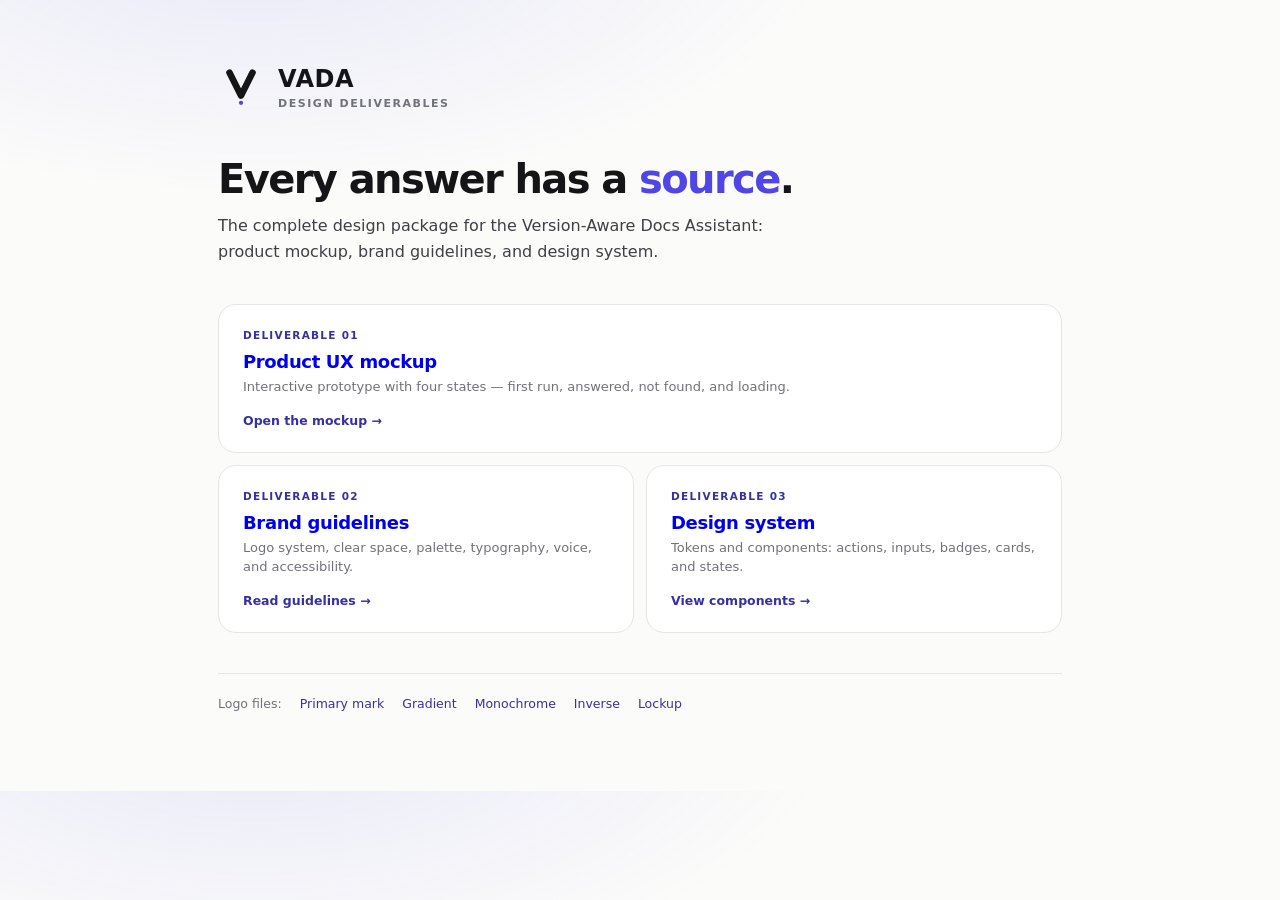
<file: index.html>
<!doctype html>
<html lang="en">
<head>
<meta charset="utf-8">
<meta name="viewport" content="width=device-width, initial-scale=1">
<title>VADA — Design deliverables</title>
<link rel="icon" href="data:image/svg+xml,<svg xmlns='http://www.w3.org/2000/svg' viewBox='0 0 64 64'><path d='M16 12 32 44 48 12' fill='none' stroke='%23151518' stroke-width='9.2' stroke-linecap='round' stroke-linejoin='round'/><circle cx='32' cy='54' r='3' fill='%234F46E5'/></svg>">
<style>
  :root{--ink:#151518;--ink-2:#3F3F46;--muted:#71717A;--line:#E7E5E4;--paper:#FBFBFA;--accent:#4F46E5;--accent-ink:#3730A3;--accent-soft:#EEF2FF;
    --font:ui-sans-serif,system-ui,-apple-system,"Segoe UI",Roboto,Arial,sans-serif}
  *{box-sizing:border-box}
  body{margin:0;background:var(--paper);color:var(--ink);font-family:var(--font);-webkit-font-smoothing:antialiased;
    background-image:radial-gradient(900px 420px at 20% -10%,rgba(99,102,241,.12),transparent 65%)}
  .wrap{max-width:900px;margin:0 auto;padding:64px 28px 80px}
  .lock{display:flex;align-items:center;gap:14px;margin-bottom:48px}
  .lock svg{width:46px;height:46px}
  .lock .n{font-size:24px;font-weight:750;letter-spacing:.02em}
  .lock .s{font-size:11px;letter-spacing:.14em;text-transform:uppercase;color:var(--muted);font-weight:600;margin-top:4px}
  h1{margin:0 0 12px;font-size:40px;line-height:1.08;letter-spacing:-.04em}
  h1 em{font-style:normal;color:var(--accent)}
  p.lede{margin:0 0 40px;color:var(--ink-2);max-width:600px;font-size:16px;line-height:1.6}
  .cards{display:grid;grid-template-columns:1fr 1fr;gap:12px}
  a.card{display:block;text-decoration:none;background:#fff;border:1px solid var(--line);border-radius:18px;padding:24px;
    transition:border-color .18s cubic-bezier(.2,.7,.3,1),transform .18s cubic-bezier(.2,.7,.3,1),box-shadow .18s}
  a.card:hover{border-color:#C7D2FE;transform:translateY(-2px);box-shadow:0 18px 40px -24px rgba(21,21,24,.3)}
  .k{font-size:10.5px;font-weight:750;letter-spacing:.12em;text-transform:uppercase;color:var(--accent-ink);margin-bottom:10px}
  .t{font-size:18px;font-weight:650;letter-spacing:-.02em;margin-bottom:5px}
  .d{font-size:13px;color:var(--muted);line-height:1.5}
  .arrow{margin-top:16px;font-size:12.5px;font-weight:600;color:var(--accent-ink)}
  .wide{grid-column:1/-1}
  .files{margin-top:40px;border-top:1px solid var(--line);padding-top:22px;font-size:12.5px;color:var(--muted);display:flex;gap:18px;flex-wrap:wrap}
  .files a{color:var(--accent-ink);text-decoration:none}
  .files a:hover{text-decoration:underline}
  @media(max-width:640px){.cards{grid-template-columns:1fr}.wrap{padding:40px 18px 60px}h1{font-size:30px}}
</style>
</head>
<body>
<div class="wrap">
  <div class="lock">
    <svg viewBox="0 0 64 64" aria-hidden="true">
      <path d="M16 12 L32 44 L48 12" fill="none" stroke="#151518" stroke-width="9.2" stroke-linecap="round" stroke-linejoin="round"/>
      <circle cx="32" cy="54" r="3" fill="#4F46E5"/>
    </svg>
    <div><div class="n">VADA</div><div class="s">Design deliverables</div></div>
  </div>

  <h1>Every answer has a <em>source</em>.</h1>
  <p class="lede">The complete design package for the Version-Aware Docs Assistant: product mockup, brand guidelines, and design system.</p>

  <div class="cards">
    <a class="card wide" href="ux-mockup.html">
      <div class="k">Deliverable 01</div>
      <div class="t">Product UX mockup</div>
      <div class="d">Interactive prototype with four states — first run, answered, not found, and loading.</div>
      <div class="arrow">Open the mockup →</div>
    </a>
    <a class="card" href="brand-guidelines.html">
      <div class="k">Deliverable 02</div>
      <div class="t">Brand guidelines</div>
      <div class="d">Logo system, clear space, palette, typography, voice, and accessibility.</div>
      <div class="arrow">Read guidelines →</div>
    </a>
    <a class="card" href="design-system.html">
      <div class="k">Deliverable 03</div>
      <div class="t">Design system</div>
      <div class="d">Tokens and components: actions, inputs, badges, cards, and states.</div>
      <div class="arrow">View components →</div>
    </a>
  </div>

  <div class="files">
    <span>Logo files:</span>
    <a href="brand/logo-mark.svg">Primary mark</a>
    <a href="brand/logo-mark-gradient.svg">Gradient</a>
    <a href="brand/logo-mark-mono.svg">Monochrome</a>
    <a href="brand/logo-mark-inverse.svg">Inverse</a>
    <a href="brand/logo-lockup.svg">Lockup</a>
  </div>
</div>
</body>
</html>
</file>
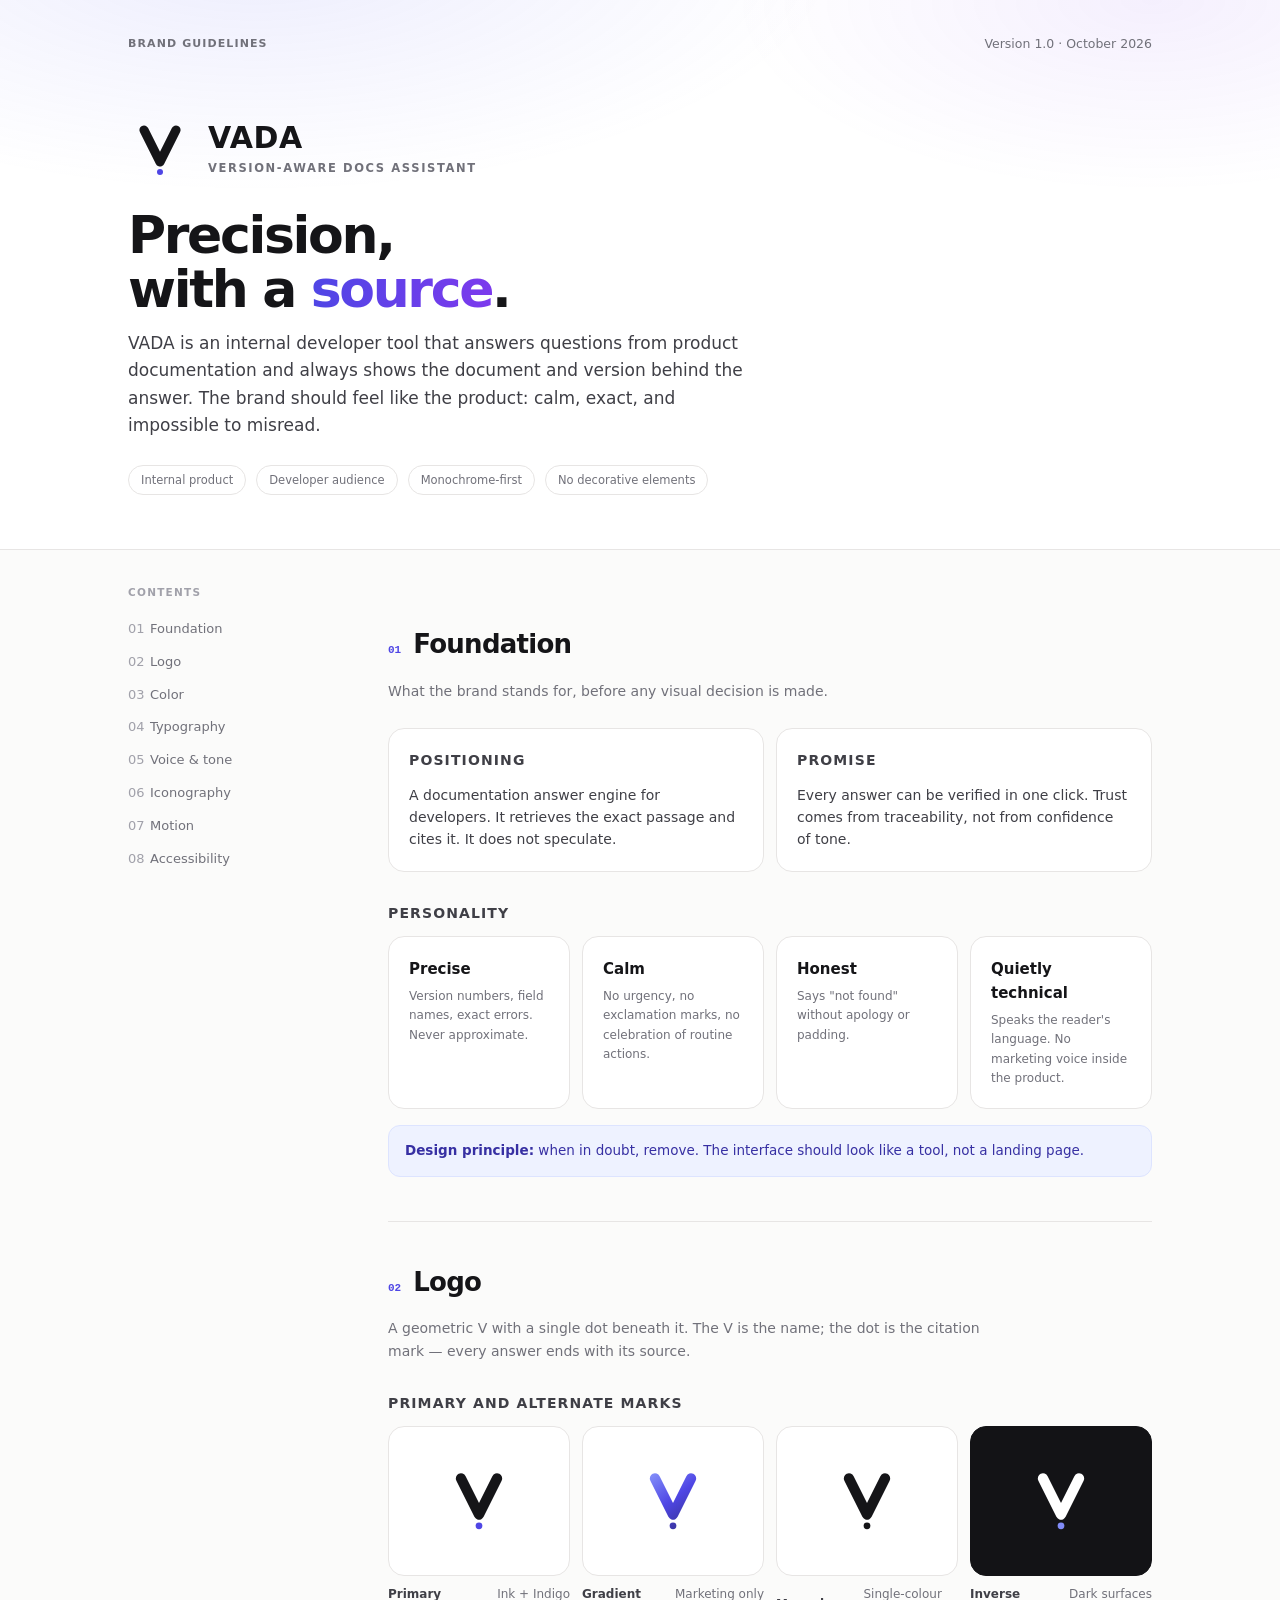
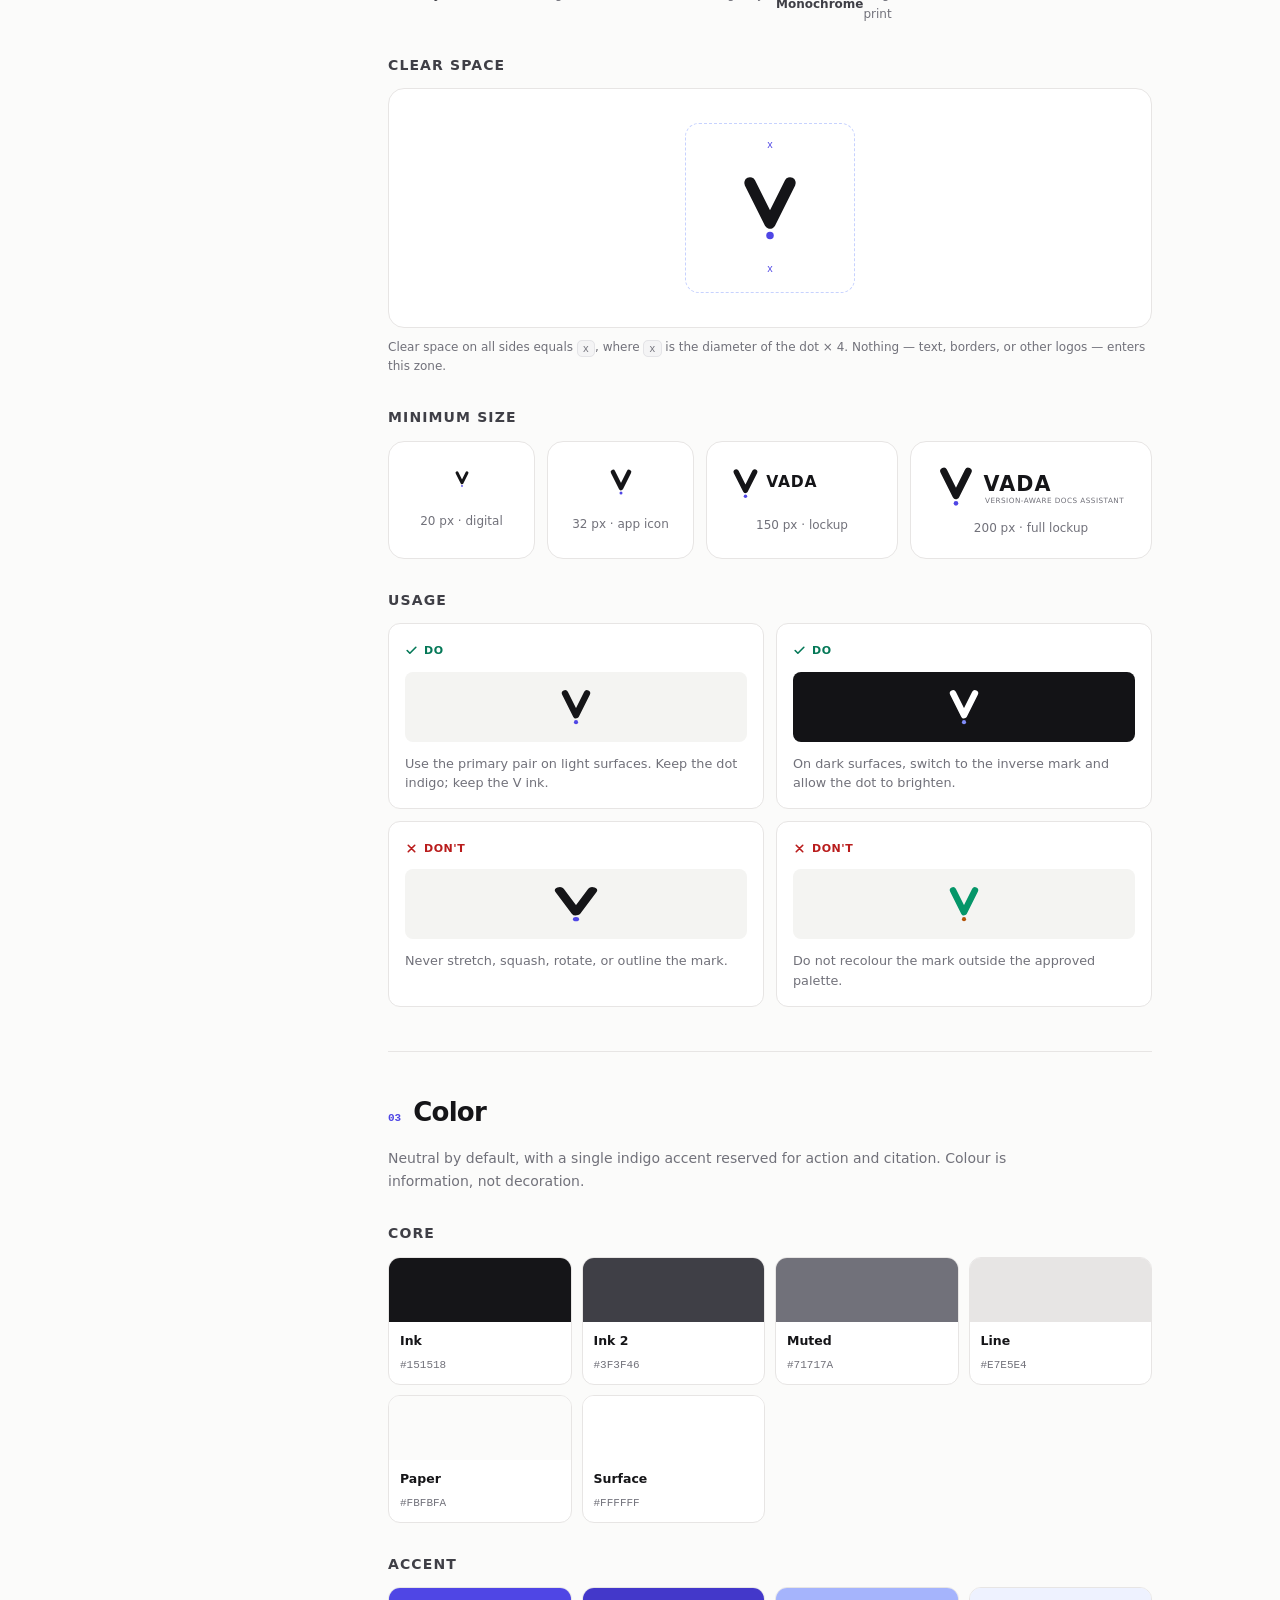
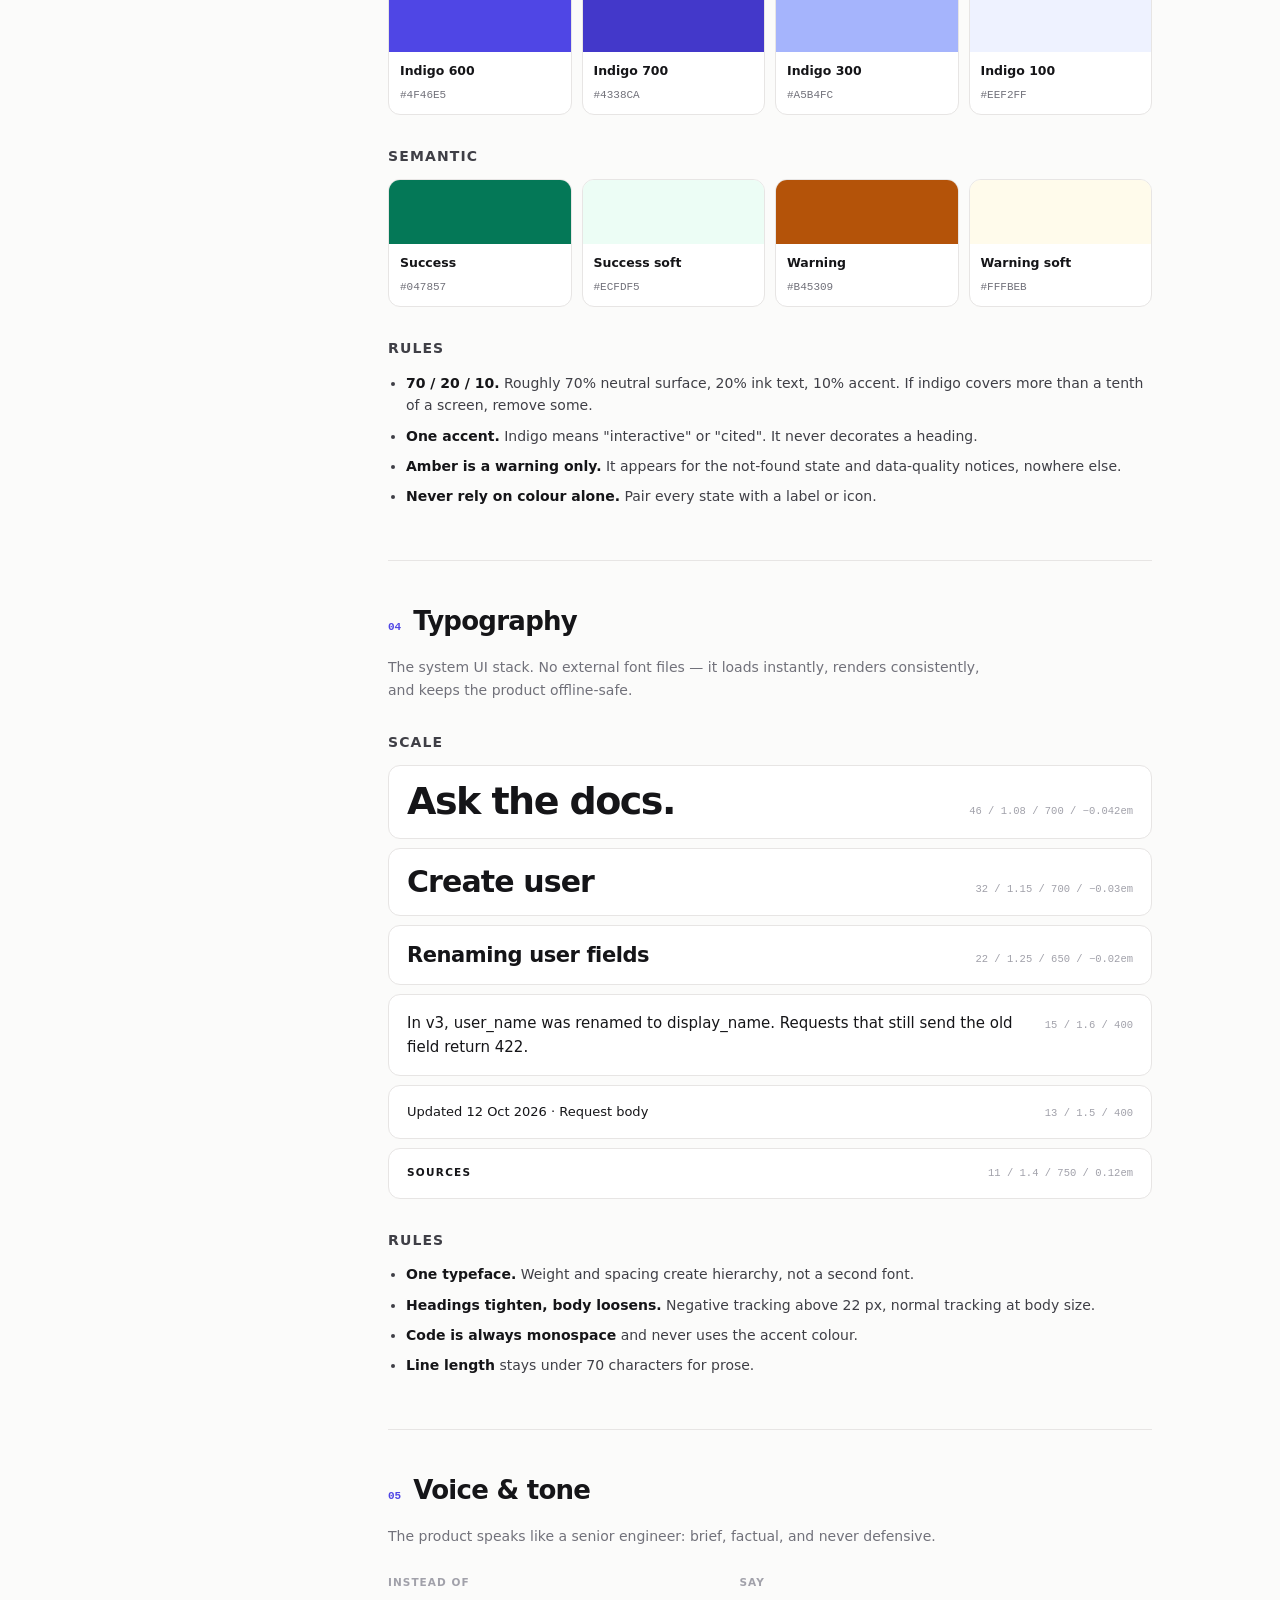
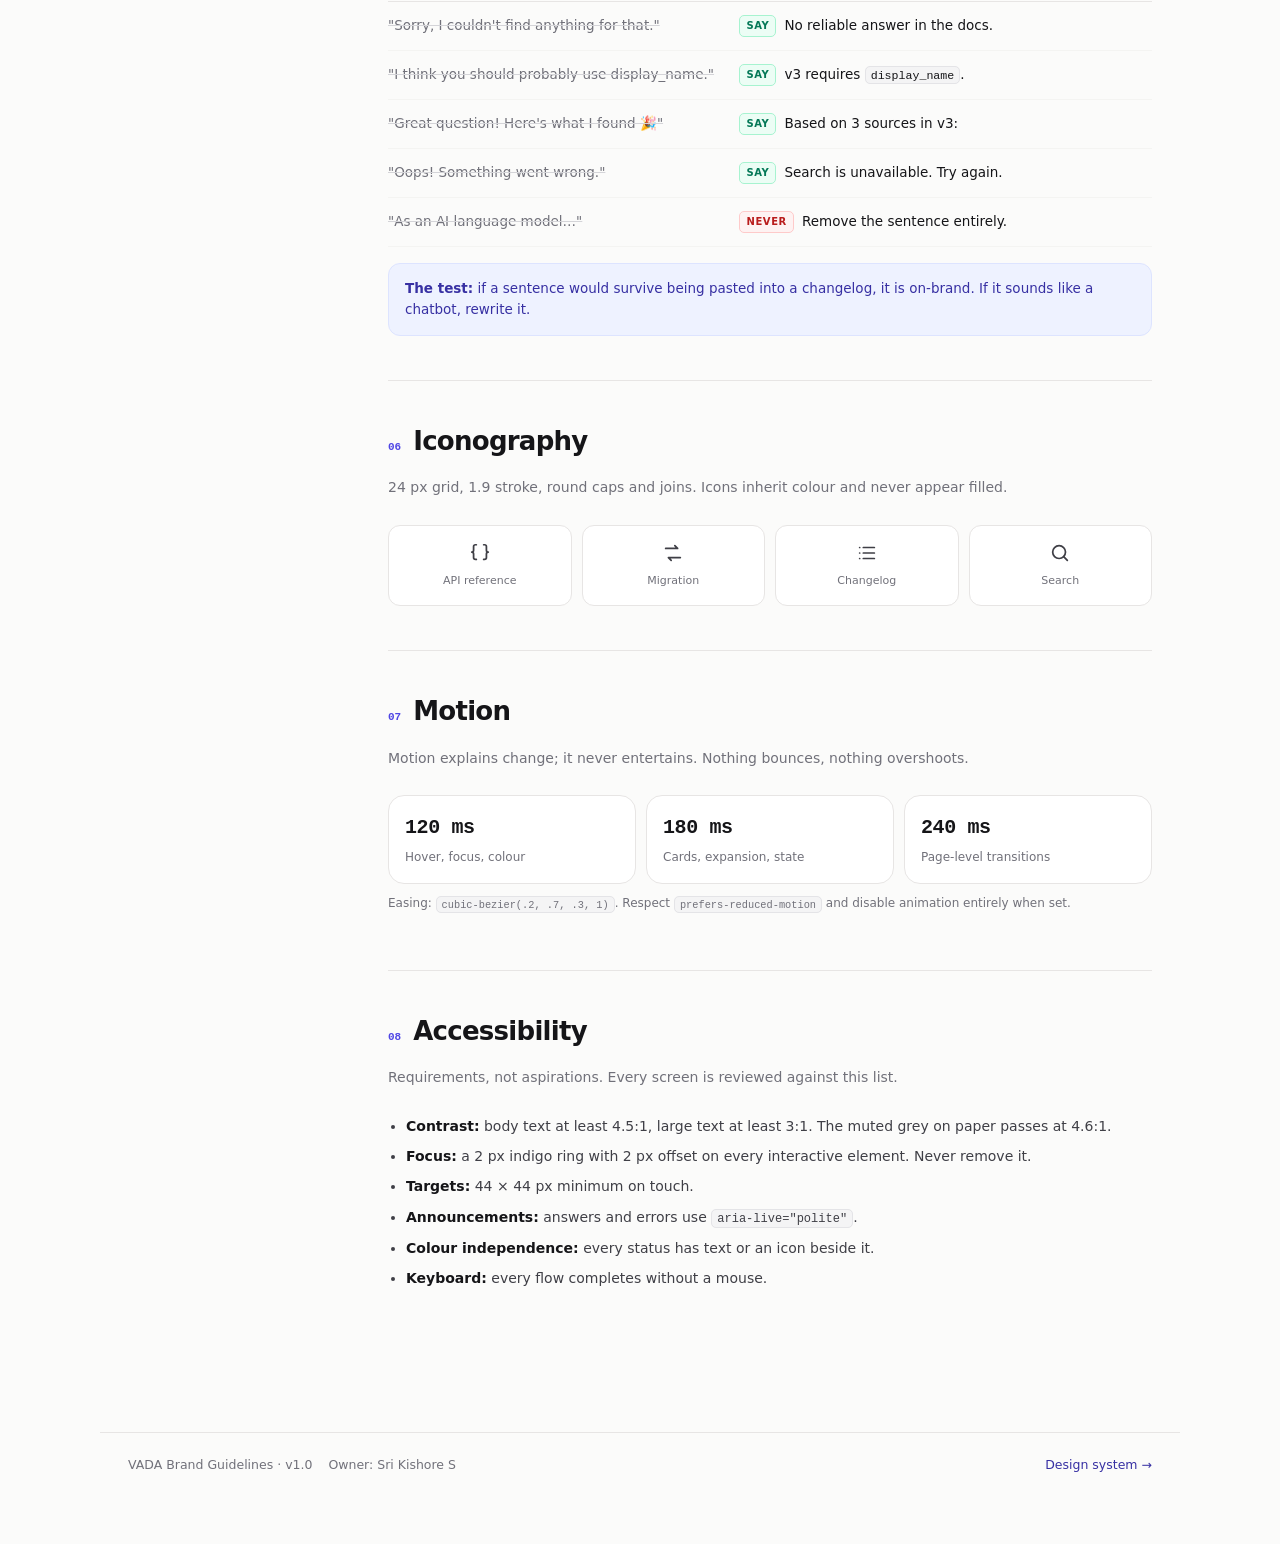
<file: brand-guidelines.html>
<!doctype html>
<html lang="en">
<head>
<meta charset="utf-8">
<meta name="viewport" content="width=device-width, initial-scale=1">
<title>VADA — Brand Guidelines</title>
<link rel="icon" href="data:image/svg+xml,<svg xmlns='http://www.w3.org/2000/svg' viewBox='0 0 64 64'><path d='M16 12 32 44 48 12' fill='none' stroke='%23151518' stroke-width='9.2' stroke-linecap='round' stroke-linejoin='round'/><circle cx='32' cy='54' r='3' fill='%234F46E5'/></svg>">
<style>
  :root{
    --ink:#151518;--ink-2:#3F3F46;--muted:#71717A;--faint:#A1A1AA;
    --line:#E7E5E4;--line-2:#F4F4F2;--paper:#FBFBFA;--white:#fff;
    --accent:#4F46E5;--accent-2:#4338CA;--accent-ink:#3730A3;--accent-soft:#EEF2FF;
    --ok:#047857;--ok-soft:#ECFDF5;--warn:#B45309;--warn-soft:#FFFBEB;--danger:#B91C1C;
    --r-sm:8px;--r-md:12px;--r-lg:16px;--r-xl:22px;
    --shadow-sm:0 1px 2px rgba(21,21,24,.05);
    --shadow:0 1px 2px rgba(21,21,24,.04),0 18px 40px -22px rgba(21,21,24,.24);
    --font:ui-sans-serif,system-ui,-apple-system,"Segoe UI",Roboto,"Helvetica Neue",Arial,sans-serif;
    --mono:ui-monospace,SFMono-Regular,Menlo,Consolas,monospace;
  }
  *{box-sizing:border-box}
  html{scroll-behavior:smooth}
  body{margin:0;background:var(--paper);color:var(--ink);font-family:var(--font);font-size:15px;line-height:1.6;-webkit-font-smoothing:antialiased}
  a{color:inherit}
  code{font-family:var(--mono);font-size:.86em;background:#F4F4F5;border:1px solid #E4E4E7;border-radius:5px;padding:1.5px 5px}

  /* hero */
  .hero{position:relative;border-bottom:1px solid var(--line);background:
    radial-gradient(900px 380px at 20% -10%,rgba(99,102,241,.12),transparent 65%),
    radial-gradient(700px 320px at 90% 0%,rgba(124,58,237,.08),transparent 60%),var(--white)}
  .hero-in{max-width:1080px;margin:0 auto;padding:34px 28px 54px}
  .topline{display:flex;align-items:center;gap:14px;margin-bottom:64px}
  .topline .tag{font-size:11px;font-weight:700;letter-spacing:.1em;text-transform:uppercase;color:var(--muted)}
  .topline .right{margin-left:auto;font-size:12.5px;color:var(--muted)}
  .lockup{display:flex;align-items:center;gap:16px;margin-bottom:26px}
  .lockup svg{width:64px;height:64px}
  .lock-text .name{font-size:30px;font-weight:750;letter-spacing:.02em;line-height:1}
  .lock-text .sub{font-size:11.5px;letter-spacing:.14em;text-transform:uppercase;color:var(--muted);margin-top:6px;font-weight:600}
  h1{margin:0 0 14px;font-size:52px;line-height:1.04;letter-spacing:-.045em;font-weight:700}
  h1 em{font-style:normal;background:linear-gradient(90deg,#4F46E5,#7C3AED);-webkit-background-clip:text;background-clip:text;-webkit-text-fill-color:transparent}
  .hero p{margin:0;max-width:620px;color:var(--ink-2);font-size:17px;line-height:1.6}
  .meta-row{display:flex;gap:10px;flex-wrap:wrap;margin-top:26px}
  .meta-row span{font-size:11.5px;color:var(--muted);border:1px solid var(--line);background:#fff;border-radius:999px;padding:5px 12px}

  /* shell */
  .shell{max-width:1080px;margin:0 auto;padding:0 28px 90px;display:grid;grid-template-columns:196px 1fr;gap:64px;align-items:start}
  .toc{position:sticky;top:26px;padding:34px 0;font-size:13px}
  .toc .h{font-size:10.5px;font-weight:750;letter-spacing:.12em;text-transform:uppercase;color:var(--faint);margin-bottom:12px}
  .toc a{display:block;padding:6px 0;color:var(--muted);text-decoration:none;transition:color .15s}
  .toc a:hover{color:var(--ink)}
  .toc a span{display:inline-block;width:22px;color:var(--faint);font-variant-numeric:tabular-nums}
  .content{min-width:0;padding-top:34px}
  section{padding:40px 0 44px;border-bottom:1px solid var(--line)}
  section:last-child{border-bottom:0}
  .sec-head{display:flex;align-items:baseline;gap:12px;margin-bottom:8px}
  .sec-num{font-family:var(--mono);font-size:11px;color:var(--accent);font-weight:600}
  h2{margin:0 0 6px;font-size:26px;letter-spacing:-.028em;font-weight:700}
  .sec-sub{margin:0 0 26px;color:var(--muted);font-size:14px;max-width:620px}
  h3{margin:30px 0 12px;font-size:14px;letter-spacing:.08em;text-transform:uppercase;color:var(--ink-2);font-weight:700}
  h3:first-child{margin-top:0}

  /* generic cards */
  .card{background:var(--white);border:1px solid var(--line);border-radius:var(--r-lg);padding:20px}
  .grid2{display:grid;grid-template-columns:1fr 1fr;gap:12px}
  .grid4{display:grid;grid-template-columns:repeat(4,1fr);gap:12px}
  .caption{font-size:12px;color:var(--muted);margin-top:10px}
  .note{background:var(--accent-soft);border:1px solid #DDE4FF;border-radius:var(--r-md);padding:14px 16px;font-size:13.5px;color:var(--accent-ink);margin-top:16px}

  /* logo tiles */
  .tile{border:1px solid var(--line);border-radius:var(--r-lg);display:grid;place-items:center;min-height:150px;background:var(--white)}
  .tile.dark{background:#131316;border-color:#131316}
  .tile.warm{background:#F4F1EA;border-color:#E8E2D6}
  .tile svg{width:72px;height:72px}
  .tile-label{display:flex;align-items:center;justify-content:space-between;margin-top:9px;font-size:12px;color:var(--muted)}
  .tile-label b{font-weight:600;color:var(--ink-2)}

  /* clear space */
  .space-wrap{background:var(--white);border:1px solid var(--line);border-radius:var(--r-lg);padding:34px;display:grid;place-items:center}
  .space-box{position:relative;padding:44px;border:1px dashed #C7D2FE;border-radius:14px}
  .space-box::before,.space-box::after{content:"x";position:absolute;font-family:var(--mono);font-size:10px;color:var(--accent)}
  .space-box::before{top:14px;left:50%;transform:translateX(-50%)}
  .space-box::after{bottom:14px;left:50%;transform:translateX(-50%)}
  .space-box svg{display:block;width:80px;height:80px}
  .space-tick{position:absolute;inset:0;border-radius:14px}

  /* swatches */
  .swatches{display:grid;grid-template-columns:repeat(4,1fr);gap:10px}
  .swatch{border:1px solid var(--line);border-radius:var(--r-md);overflow:hidden;background:#fff}
  .swatch .chip{height:64px}
  .swatch .info{padding:9px 11px}
  .swatch .nm{font-size:12.5px;font-weight:600;display:block}
  .swatch .hx{font-family:var(--mono);font-size:11px;color:var(--muted)}
  .tokens{width:100%;border-collapse:collapse;font-size:13.5px;margin-top:14px}
  .tokens th{text-align:left;font-size:10.5px;letter-spacing:.1em;text-transform:uppercase;color:var(--faint);padding:0 0 9px;border-bottom:1px solid var(--line);font-weight:700}
  .tokens td{padding:10px 0;border-bottom:1px solid var(--line-2);vertical-align:middle}
  .tokens tr:last-child td{border-bottom:0}
  .dot{display:inline-block;width:14px;height:14px;border-radius:4px;border:1px solid rgba(0,0,0,.08);vertical-align:-2px;margin-right:8px}

  /* type specimens */
  .spec{border:1px solid var(--line);border-radius:var(--r-md);background:#fff;padding:16px 18px;margin-bottom:9px;display:flex;align-items:baseline;gap:18px}
  .spec .sample{flex:1;min-width:0;color:var(--ink)}
  .spec .code{font-family:var(--mono);font-size:10.5px;color:var(--faint);white-space:nowrap}
  .s-display{font-size:38px;line-height:1.05;letter-spacing:-.04em;font-weight:700}
  .s-h1{font-size:30px;line-height:1.12;letter-spacing:-.03em;font-weight:700}
  .s-h2{font-size:21px;line-height:1.25;letter-spacing:-.02em;font-weight:650}
  .s-body{font-size:15px;line-height:1.6}
  .s-small{font-size:13px;line-height:1.5;color:var(--ink-2)}
  .s-micro{font-size:10.5px;line-height:1.4;letter-spacing:.12em;text-transform:uppercase;font-weight:750;color:var(--muted)}

  /* voice table */
  .voice{width:100%;border-collapse:collapse;font-size:13.5px}
  .voice th{text-align:left;font-size:10.5px;letter-spacing:.1em;text-transform:uppercase;color:var(--faint);padding:0 0 10px;border-bottom:1px solid var(--line);font-weight:700}
  .voice td{padding:13px 12px 13px 0;border-bottom:1px solid var(--line-2);vertical-align:top}
  .voice td:last-child{color:var(--ink)}
  .voice .no{color:var(--muted);text-decoration:line-through;text-decoration-color:#D4D4D8}
  .pill-ok{display:inline-block;font-size:10px;font-weight:750;letter-spacing:.06em;text-transform:uppercase;color:var(--ok);background:var(--ok-soft);border:1px solid #A7F3D0;border-radius:5px;padding:2px 6px;margin-right:8px;vertical-align:1px}
  .pill-no{display:inline-block;font-size:10px;font-weight:750;letter-spacing:.06em;text-transform:uppercase;color:var(--danger);background:#FEF2F2;border:1px solid #FECACA;border-radius:5px;padding:2px 6px;margin-right:8px;vertical-align:1px}

  /* do dont */
  .dd{border:1px solid var(--line);border-radius:var(--r-md);padding:16px;background:#fff}
  .dd .badge{display:inline-flex;align-items:center;gap:6px;font-size:11px;font-weight:700;letter-spacing:.05em;text-transform:uppercase;margin-bottom:12px}
  .dd.do .badge{color:var(--ok)}
  .dd.dont .badge{color:var(--danger)}
  .dd p{margin:0;font-size:12.8px;color:var(--muted);line-height:1.5}
  .demo{height:70px;display:grid;place-items:center;background:var(--line-2);border-radius:8px;margin-bottom:12px;overflow:hidden}

  /* icons */
  .icon-row{display:grid;grid-template-columns:repeat(4,1fr);gap:10px}
  .icon-box{background:#fff;border:1px solid var(--line);border-radius:var(--r-md);padding:16px;display:grid;place-items:center;gap:8px}
  .icon-box svg{width:22px;height:22px;color:var(--ink-2)}
  .icon-box span{font-size:11px;color:var(--muted)}

  /* motion */
  .motion{display:grid;grid-template-columns:repeat(3,1fr);gap:10px}
  .motion .card{padding:16px}
  .motion .val{font-family:var(--mono);font-size:20px;font-weight:600;letter-spacing:-.02em}
  .motion .lbl{font-size:12px;color:var(--muted);margin-top:4px}

  ul.clean{margin:0;padding-left:18px}
  ul.clean li{margin-bottom:8px;color:var(--ink-2);font-size:14px}
  ul.clean li b{color:var(--ink);font-weight:600}

  .foot{max-width:1080px;margin:0 auto;padding:0 28px 70px;display:flex;gap:16px;flex-wrap:wrap;color:var(--muted);font-size:12.5px;border-top:1px solid var(--line);padding-top:22px}
  .foot .right{margin-left:auto}
  .foot a{color:var(--accent-ink);text-decoration:none}
  .foot a:hover{text-decoration:underline}

  @media (max-width:860px){
    .shell{grid-template-columns:1fr;gap:0}
    .toc{position:static;padding:22px 0 0;display:flex;gap:16px;overflow-x:auto;white-space:nowrap;border-bottom:1px solid var(--line);font-size:12.5px}
    .toc .h{display:none}
    .toc a{padding:0 0 12px}
    .toc a span{width:auto;margin-right:4px}
    .content{padding-top:8px}
    h1{font-size:36px}
    .swatches,.grid4{grid-template-columns:1fr 1fr}
    .grid2,.motion,.icon-row{grid-template-columns:1fr 1fr}
    .spec{flex-direction:column;gap:4px}
  }
  @media (max-width:520px){
    .hero-in,.shell,.foot{padding-left:18px;padding-right:18px}
    .swatches,.grid4,.grid2,.motion,.icon-row{grid-template-columns:1fr}
  }
</style>
</head>
<body>

<header class="hero">
  <div class="hero-in">
    <div class="topline">
      <span class="tag">Brand guidelines</span>
      <span class="right">Version 1.0 · October 2026</span>
    </div>

    <div class="lockup">
      <svg viewBox="0 0 64 64" aria-hidden="true">
        <path d="M16 12 L32 44 L48 12" fill="none" stroke="#151518" stroke-width="9.2" stroke-linecap="round" stroke-linejoin="round"/>
        <circle cx="32" cy="54" r="3" fill="#4F46E5"/>
      </svg>
      <div class="lock-text">
        <div class="name">VADA</div>
        <div class="sub">Version-Aware Docs Assistant</div>
      </div>
    </div>

    <h1>Precision,<br>with a <em>source</em>.</h1>
    <p>VADA is an internal developer tool that answers questions from product documentation and always shows the document and version behind the answer. The brand should feel like the product: calm, exact, and impossible to misread.</p>

    <div class="meta-row">
      <span>Internal product</span>
      <span>Developer audience</span>
      <span>Monochrome-first</span>
      <span>No decorative elements</span>
    </div>
  </div>
</header>

<div class="shell">
  <aside class="toc">
    <div class="h">Contents</div>
    <a href="#foundation"><span>01</span>Foundation</a>
    <a href="#logo"><span>02</span>Logo</a>
    <a href="#color"><span>03</span>Color</a>
    <a href="#type"><span>04</span>Typography</a>
    <a href="#voice"><span>05</span>Voice &amp; tone</a>
    <a href="#icons"><span>06</span>Iconography</a>
    <a href="#motion"><span>07</span>Motion</a>
    <a href="#a11y"><span>08</span>Accessibility</a>
  </aside>

  <main class="content">

    <!-- 01 -->
    <section id="foundation">
      <div class="sec-head"><span class="sec-num">01</span><h2>Foundation</h2></div>
      <p class="sec-sub">What the brand stands for, before any visual decision is made.</p>

      <div class="grid2">
        <div class="card">
          <h3>Positioning</h3>
          <p style="margin:0;font-size:14px;color:var(--ink-2)">A documentation answer engine for developers. It retrieves the exact passage and cites it. It does not speculate.</p>
        </div>
        <div class="card">
          <h3>Promise</h3>
          <p style="margin:0;font-size:14px;color:var(--ink-2)">Every answer can be verified in one click. Trust comes from traceability, not from confidence of tone.</p>
        </div>
      </div>

      <h3>Personality</h3>
      <div class="grid4">
        <div class="card"><b>Precise</b><p class="caption" style="margin:6px 0 0">Version numbers, field names, exact errors. Never approximate.</p></div>
        <div class="card"><b>Calm</b><p class="caption" style="margin:6px 0 0">No urgency, no exclamation marks, no celebration of routine actions.</p></div>
        <div class="card"><b>Honest</b><p class="caption" style="margin:6px 0 0">Says "not found" without apology or padding.</p></div>
        <div class="card"><b>Quietly technical</b><p class="caption" style="margin:6px 0 0">Speaks the reader's language. No marketing voice inside the product.</p></div>
      </div>

      <div class="note"><b>Design principle:</b> when in doubt, remove. The interface should look like a tool, not a landing page.</div>
    </section>

    <!-- 02 -->
    <section id="logo">
      <div class="sec-head"><span class="sec-num">02</span><h2>Logo</h2></div>
      <p class="sec-sub">A geometric V with a single dot beneath it. The V is the name; the dot is the citation mark — every answer ends with its source.</p>

      <h3>Primary and alternate marks</h3>
      <div class="grid4">
        <div>
          <div class="tile">
            <svg viewBox="0 0 64 64" aria-hidden="true">
              <path d="M16 12 L32 44 L48 12" fill="none" stroke="#151518" stroke-width="9.2" stroke-linecap="round" stroke-linejoin="round"/>
              <circle cx="32" cy="54" r="3" fill="#4F46E5"/>
            </svg>
          </div>
          <div class="tile-label"><b>Primary</b><span>Ink + Indigo</span></div>
        </div>
        <div>
          <div class="tile">
            <svg viewBox="0 0 64 64" aria-hidden="true">
              <defs><linearGradient id="bg1" x1="14" y1="8" x2="52" y2="58" gradientUnits="userSpaceOnUse"><stop stop-color="#818CF8"/><stop offset=".45" stop-color="#4F46E5"/><stop offset="1" stop-color="#312E81"/></linearGradient></defs>
              <path d="M16 12 L32 44 L48 12" fill="none" stroke="url(#bg1)" stroke-width="9.2" stroke-linecap="round" stroke-linejoin="round"/>
              <circle cx="32" cy="54" r="3" fill="url(#bg1)"/>
            </svg>
          </div>
          <div class="tile-label"><b>Gradient</b><span>Marketing only</span></div>
        </div>
        <div>
          <div class="tile">
            <svg viewBox="0 0 64 64" aria-hidden="true">
              <path d="M16 12 L32 44 L48 12" fill="none" stroke="#151518" stroke-width="9.2" stroke-linecap="round" stroke-linejoin="round"/>
              <circle cx="32" cy="54" r="3" fill="#151518"/>
            </svg>
          </div>
          <div class="tile-label"><b>Monochrome</b><span>Single-colour print</span></div>
        </div>
        <div>
          <div class="tile dark">
            <svg viewBox="0 0 64 64" aria-hidden="true">
              <path d="M16 12 L32 44 L48 12" fill="none" stroke="#FFFFFF" stroke-width="9.2" stroke-linecap="round" stroke-linejoin="round"/>
              <circle cx="32" cy="54" r="3" fill="#818CF8"/>
            </svg>
          </div>
          <div class="tile-label"><b>Inverse</b><span>Dark surfaces</span></div>
        </div>
      </div>

      <h3>Clear space</h3>
      <div class="space-wrap">
        <div class="space-box">
          <svg viewBox="0 0 64 64" aria-hidden="true">
            <path d="M16 12 L32 44 L48 12" fill="none" stroke="#151518" stroke-width="9.2" stroke-linecap="round" stroke-linejoin="round"/>
            <circle cx="32" cy="54" r="3" fill="#4F46E5"/>
          </svg>
        </div>
      </div>
      <p class="caption">Clear space on all sides equals <code>x</code>, where <code>x</code> is the diameter of the dot × 4. Nothing — text, borders, or other logos — enters this zone.</p>

      <h3>Minimum size</h3>
      <div class="grid4">
        <div class="card" style="display:grid;place-items:center;min-height:92px">
          <svg viewBox="0 0 64 64" style="width:20px;height:20px" aria-hidden="true"><path d="M16 12 L32 44 L48 12" fill="none" stroke="#151518" stroke-width="9.2" stroke-linecap="round" stroke-linejoin="round"/><circle cx="32" cy="54" r="3" fill="#4F46E5"/></svg>
          <span class="caption" style="margin-top:8px">20 px · digital</span>
        </div>
        <div class="card" style="display:grid;place-items:center;min-height:92px">
          <svg viewBox="0 0 64 64" style="width:32px;height:32px" aria-hidden="true"><path d="M16 12 L32 44 L48 12" fill="none" stroke="#151518" stroke-width="9.2" stroke-linecap="round" stroke-linejoin="round"/><circle cx="32" cy="54" r="3" fill="#4F46E5"/></svg>
          <span class="caption" style="margin-top:8px">32 px · app icon</span>
        </div>
        <div class="card" style="display:grid;place-items:center;min-height:92px">
          <svg viewBox="0 0 260 64" style="width:150px;height:37px" aria-hidden="true"><path d="M16 12 L32 44 L48 12" fill="none" stroke="#151518" stroke-width="9.2" stroke-linecap="round" stroke-linejoin="round"/><circle cx="32" cy="54" r="3" fill="#4F46E5"/><text x="68" y="38" font-family="ui-sans-serif,system-ui,Arial,sans-serif" font-size="27" font-weight="700" letter-spacing="1.4" fill="#151518">VADA</text></svg>
          <span class="caption" style="margin-top:8px">150 px · lockup</span>
        </div>
        <div class="card" style="display:grid;place-items:center;min-height:92px">
          <svg viewBox="0 0 260 64" style="width:200px;height:49px" aria-hidden="true"><path d="M16 12 L32 44 L48 12" fill="none" stroke="#151518" stroke-width="9.2" stroke-linecap="round" stroke-linejoin="round"/><circle cx="32" cy="54" r="3" fill="#4F46E5"/><text x="68" y="38" font-family="ui-sans-serif,system-ui,Arial,sans-serif" font-size="27" font-weight="700" letter-spacing="1.4" fill="#151518">VADA</text><text x="70" y="54" font-family="ui-sans-serif,system-ui,Arial,sans-serif" font-size="9.5" font-weight="500" letter-spacing=".6" fill="#71717A">VERSION-AWARE DOCS ASSISTANT</text></svg>
          <span class="caption" style="margin-top:8px">200 px · full lockup</span>
        </div>
      </div>

      <h3>Usage</h3>
      <div class="grid2">
        <div class="dd do">
          <div class="badge"><svg width="13" height="13" viewBox="0 0 24 24" fill="none" stroke="currentColor" stroke-width="3" stroke-linecap="round" stroke-linejoin="round"><path d="M4 12l5 5L20 6"/></svg>Do</div>
          <div class="demo"><svg viewBox="0 0 64 64" style="width:44px;height:44px" aria-hidden="true"><path d="M16 12 L32 44 L48 12" fill="none" stroke="#151518" stroke-width="9.2" stroke-linecap="round" stroke-linejoin="round"/><circle cx="32" cy="54" r="3" fill="#4F46E5"/></svg></div>
          <p>Use the primary pair on light surfaces. Keep the dot indigo; keep the V ink.</p>
        </div>
        <div class="dd do">
          <div class="badge"><svg width="13" height="13" viewBox="0 0 24 24" fill="none" stroke="currentColor" stroke-width="3" stroke-linecap="round" stroke-linejoin="round"><path d="M4 12l5 5L20 6"/></svg>Do</div>
          <div class="demo" style="background:#131316"><svg viewBox="0 0 64 64" style="width:44px;height:44px" aria-hidden="true"><path d="M16 12 L32 44 L48 12" fill="none" stroke="#FFFFFF" stroke-width="9.2" stroke-linecap="round" stroke-linejoin="round"/><circle cx="32" cy="54" r="3" fill="#818CF8"/></svg></div>
          <p>On dark surfaces, switch to the inverse mark and allow the dot to brighten.</p>
        </div>
        <div class="dd dont">
          <div class="badge"><svg width="13" height="13" viewBox="0 0 24 24" fill="none" stroke="currentColor" stroke-width="3" stroke-linecap="round"><path d="M6 6l12 12M18 6L6 18"/></svg>Don't</div>
          <div class="demo"><svg viewBox="0 0 64 64" style="width:44px;height:52px;transform:scaleX(1.5)" aria-hidden="true"><path d="M16 12 L32 44 L48 12" fill="none" stroke="#151518" stroke-width="9.2" stroke-linecap="round" stroke-linejoin="round"/><circle cx="32" cy="54" r="3" fill="#4F46E5"/></svg></div>
          <p>Never stretch, squash, rotate, or outline the mark.</p>
        </div>
        <div class="dd dont">
          <div class="badge"><svg width="13" height="13" viewBox="0 0 24 24" fill="none" stroke="currentColor" stroke-width="3" stroke-linecap="round"><path d="M6 6l12 12M18 6L6 18"/></svg>Don't</div>
          <div class="demo"><svg viewBox="0 0 64 64" style="width:44px;height:44px" aria-hidden="true"><path d="M16 12 L32 44 L48 12" fill="none" stroke="#059669" stroke-width="9.2" stroke-linecap="round" stroke-linejoin="round"/><circle cx="32" cy="54" r="3" fill="#B45309"/></svg></div>
          <p>Do not recolour the mark outside the approved palette.</p>
        </div>
      </div>
    </section>

    <!-- 03 -->
    <section id="color">
      <div class="sec-head"><span class="sec-num">03</span><h2>Color</h2></div>
      <p class="sec-sub">Neutral by default, with a single indigo accent reserved for action and citation. Colour is information, not decoration.</p>

      <h3>Core</h3>
      <div class="swatches">
        <div class="swatch"><div class="chip" style="background:#151518"></div><div class="info"><span class="nm">Ink</span><span class="hx">#151518</span></div></div>
        <div class="swatch"><div class="chip" style="background:#3F3F46"></div><div class="info"><span class="nm">Ink 2</span><span class="hx">#3F3F46</span></div></div>
        <div class="swatch"><div class="chip" style="background:#71717A"></div><div class="info"><span class="nm">Muted</span><span class="hx">#71717A</span></div></div>
        <div class="swatch"><div class="chip" style="background:#E7E5E4"></div><div class="info"><span class="nm">Line</span><span class="hx">#E7E5E4</span></div></div>
        <div class="swatch"><div class="chip" style="background:#FBFBFA"></div><div class="info"><span class="nm">Paper</span><span class="hx">#FBFBFA</span></div></div>
        <div class="swatch"><div class="chip" style="background:#FFFFFF"></div><div class="info"><span class="nm">Surface</span><span class="hx">#FFFFFF</span></div></div>
      </div>

      <h3>Accent</h3>
      <div class="swatches">
        <div class="swatch"><div class="chip" style="background:#4F46E5"></div><div class="info"><span class="nm">Indigo 600</span><span class="hx">#4F46E5</span></div></div>
        <div class="swatch"><div class="chip" style="background:#4338CA"></div><div class="info"><span class="nm">Indigo 700</span><span class="hx">#4338CA</span></div></div>
        <div class="swatch"><div class="chip" style="background:#A5B4FC"></div><div class="info"><span class="nm">Indigo 300</span><span class="hx">#A5B4FC</span></div></div>
        <div class="swatch"><div class="chip" style="background:#EEF2FF"></div><div class="info"><span class="nm">Indigo 100</span><span class="hx">#EEF2FF</span></div></div>
      </div>

      <h3>Semantic</h3>
      <div class="swatches">
        <div class="swatch"><div class="chip" style="background:#047857"></div><div class="info"><span class="nm">Success</span><span class="hx">#047857</span></div></div>
        <div class="swatch"><div class="chip" style="background:#ECFDF5"></div><div class="info"><span class="nm">Success soft</span><span class="hx">#ECFDF5</span></div></div>
        <div class="swatch"><div class="chip" style="background:#B45309"></div><div class="info"><span class="nm">Warning</span><span class="hx">#B45309</span></div></div>
        <div class="swatch"><div class="chip" style="background:#FFFBEB"></div><div class="info"><span class="nm">Warning soft</span><span class="hx">#FFFBEB</span></div></div>
      </div>

      <h3>Rules</h3>
      <ul class="clean">
        <li><b>70 / 20 / 10.</b> Roughly 70% neutral surface, 20% ink text, 10% accent. If indigo covers more than a tenth of a screen, remove some.</li>
        <li><b>One accent.</b> Indigo means "interactive" or "cited". It never decorates a heading.</li>
        <li><b>Amber is a warning only.</b> It appears for the not-found state and data-quality notices, nowhere else.</li>
        <li><b>Never rely on colour alone.</b> Pair every state with a label or icon.</li>
      </ul>
    </section>

    <!-- 04 -->
    <section id="type">
      <div class="sec-head"><span class="sec-num">04</span><h2>Typography</h2></div>
      <p class="sec-sub">The system UI stack. No external font files — it loads instantly, renders consistently, and keeps the product offline-safe.</p>

      <h3>Scale</h3>
      <div class="spec"><div class="sample s-display">Ask the docs.</div><span class="code">46 / 1.08 / 700 / −0.042em</span></div>
      <div class="spec"><div class="sample s-h1">Create user</div><span class="code">32 / 1.15 / 700 / −0.03em</span></div>
      <div class="spec"><div class="sample s-h2">Renaming user fields</div><span class="code">22 / 1.25 / 650 / −0.02em</span></div>
      <div class="spec"><div class="sample s-body">In v3, user_name was renamed to display_name. Requests that still send the old field return 422.</div><span class="code">15 / 1.6 / 400</span></div>
      <div class="spec"><div class="sample s-small">Updated 12 Oct 2026 · Request body</div><span class="code">13 / 1.5 / 400</span></div>
      <div class="spec"><div class="sample s-micro">Sources</div><span class="code">11 / 1.4 / 750 / 0.12em</span></div>

      <h3>Rules</h3>
      <ul class="clean">
        <li><b>One typeface.</b> Weight and spacing create hierarchy, not a second font.</li>
        <li><b>Headings tighten, body loosens.</b> Negative tracking above 22 px, normal tracking at body size.</li>
        <li><b>Code is always monospace</b> and never uses the accent colour.</li>
        <li><b>Line length</b> stays under 70 characters for prose.</li>
      </ul>
    </section>

    <!-- 05 -->
    <section id="voice">
      <div class="sec-head"><span class="sec-num">05</span><h2>Voice &amp; tone</h2></div>
      <p class="sec-sub">The product speaks like a senior engineer: brief, factual, and never defensive.</p>

      <table class="voice">
        <thead><tr><th style="width:46%">Instead of</th><th>Say</th></tr></thead>
        <tbody>
          <tr><td class="no">"Sorry, I couldn't find anything for that."</td><td><span class="pill-ok">Say</span>No reliable answer in the docs.</td></tr>
          <tr><td class="no">"I think you should probably use display_name."</td><td><span class="pill-ok">Say</span>v3 requires <code>display_name</code>.</td></tr>
          <tr><td class="no">"Great question! Here's what I found 🎉"</td><td><span class="pill-ok">Say</span>Based on 3 sources in v3:</td></tr>
          <tr><td class="no">"Oops! Something went wrong."</td><td><span class="pill-ok">Say</span>Search is unavailable. Try again.</td></tr>
          <tr><td class="no">"As an AI language model…"</td><td><span class="pill-no">Never</span>Remove the sentence entirely.</td></tr>
        </tbody>
      </table>

      <div class="note"><b>The test:</b> if a sentence would survive being pasted into a changelog, it is on-brand. If it sounds like a chatbot, rewrite it.</div>
    </section>

    <!-- 06 -->
    <section id="icons">
      <div class="sec-head"><span class="sec-num">06</span><h2>Iconography</h2></div>
      <p class="sec-sub">24 px grid, 1.9 stroke, round caps and joins. Icons inherit colour and never appear filled.</p>
      <div class="icon-row">
        <div class="icon-box">
          <svg viewBox="0 0 24 24" fill="none" stroke="currentColor" stroke-width="1.9" stroke-linecap="round" stroke-linejoin="round"><path d="M8 3H7a2 2 0 0 0-2 2v4a2 2 0 0 1-2 2 2 2 0 0 1 2 2v4a2 2 0 0 0 2 2h1"/><path d="M16 3h1a2 2 0 0 1 2 2v4a2 2 0 0 0 2 2 2 2 0 0 0-2 2v4a2 2 0 0 1-2 2h-1"/></svg>
          <span>API reference</span>
        </div>
        <div class="icon-box">
          <svg viewBox="0 0 24 24" fill="none" stroke="currentColor" stroke-width="1.9" stroke-linecap="round" stroke-linejoin="round"><path d="M4 7h13l-3-3"/><path d="M20 17H7l3 3"/></svg>
          <span>Migration</span>
        </div>
        <div class="icon-box">
          <svg viewBox="0 0 24 24" fill="none" stroke="currentColor" stroke-width="1.9" stroke-linecap="round" stroke-linejoin="round"><path d="M8 6h12"/><path d="M8 12h12"/><path d="M8 18h12"/><path d="M4 6h.01"/><path d="M4 12h.01"/><path d="M4 18h.01"/></svg>
          <span>Changelog</span>
        </div>
        <div class="icon-box">
          <svg viewBox="0 0 24 24" fill="none" stroke="currentColor" stroke-width="1.9" stroke-linecap="round" stroke-linejoin="round"><circle cx="11" cy="11" r="7"/><path d="M20 20l-4-4"/></svg>
          <span>Search</span>
        </div>
      </div>
    </section>

    <!-- 07 -->
    <section id="motion">
      <div class="sec-head"><span class="sec-num">07</span><h2>Motion</h2></div>
      <p class="sec-sub">Motion explains change; it never entertains. Nothing bounces, nothing overshoots.</p>
      <div class="motion">
        <div class="card"><div class="val">120 ms</div><div class="lbl">Hover, focus, colour</div></div>
        <div class="card"><div class="val">180 ms</div><div class="lbl">Cards, expansion, state</div></div>
        <div class="card"><div class="val">240 ms</div><div class="lbl">Page-level transitions</div></div>
      </div>
      <p class="caption">Easing: <code>cubic-bezier(.2, .7, .3, 1)</code>. Respect <code>prefers-reduced-motion</code> and disable animation entirely when set.</p>
    </section>

    <!-- 08 -->
    <section id="a11y">
      <div class="sec-head"><span class="sec-num">08</span><h2>Accessibility</h2></div>
      <p class="sec-sub">Requirements, not aspirations. Every screen is reviewed against this list.</p>
      <ul class="clean">
        <li><b>Contrast:</b> body text at least 4.5:1, large text at least 3:1. The muted grey on paper passes at 4.6:1.</li>
        <li><b>Focus:</b> a 2 px indigo ring with 2 px offset on every interactive element. Never remove it.</li>
        <li><b>Targets:</b> 44 × 44 px minimum on touch.</li>
        <li><b>Announcements:</b> answers and errors use <code>aria-live="polite"</code>.</li>
        <li><b>Colour independence:</b> every status has text or an icon beside it.</li>
        <li><b>Keyboard:</b> every flow completes without a mouse.</li>
      </ul>
    </section>

  </main>
</div>

<div class="foot">
  <span>VADA Brand Guidelines · v1.0</span>
  <span>Owner: Sri Kishore S</span>
  <span class="right"><a href="design-system.html">Design system →</a></span>
</div>

</body>
</html>
</file>
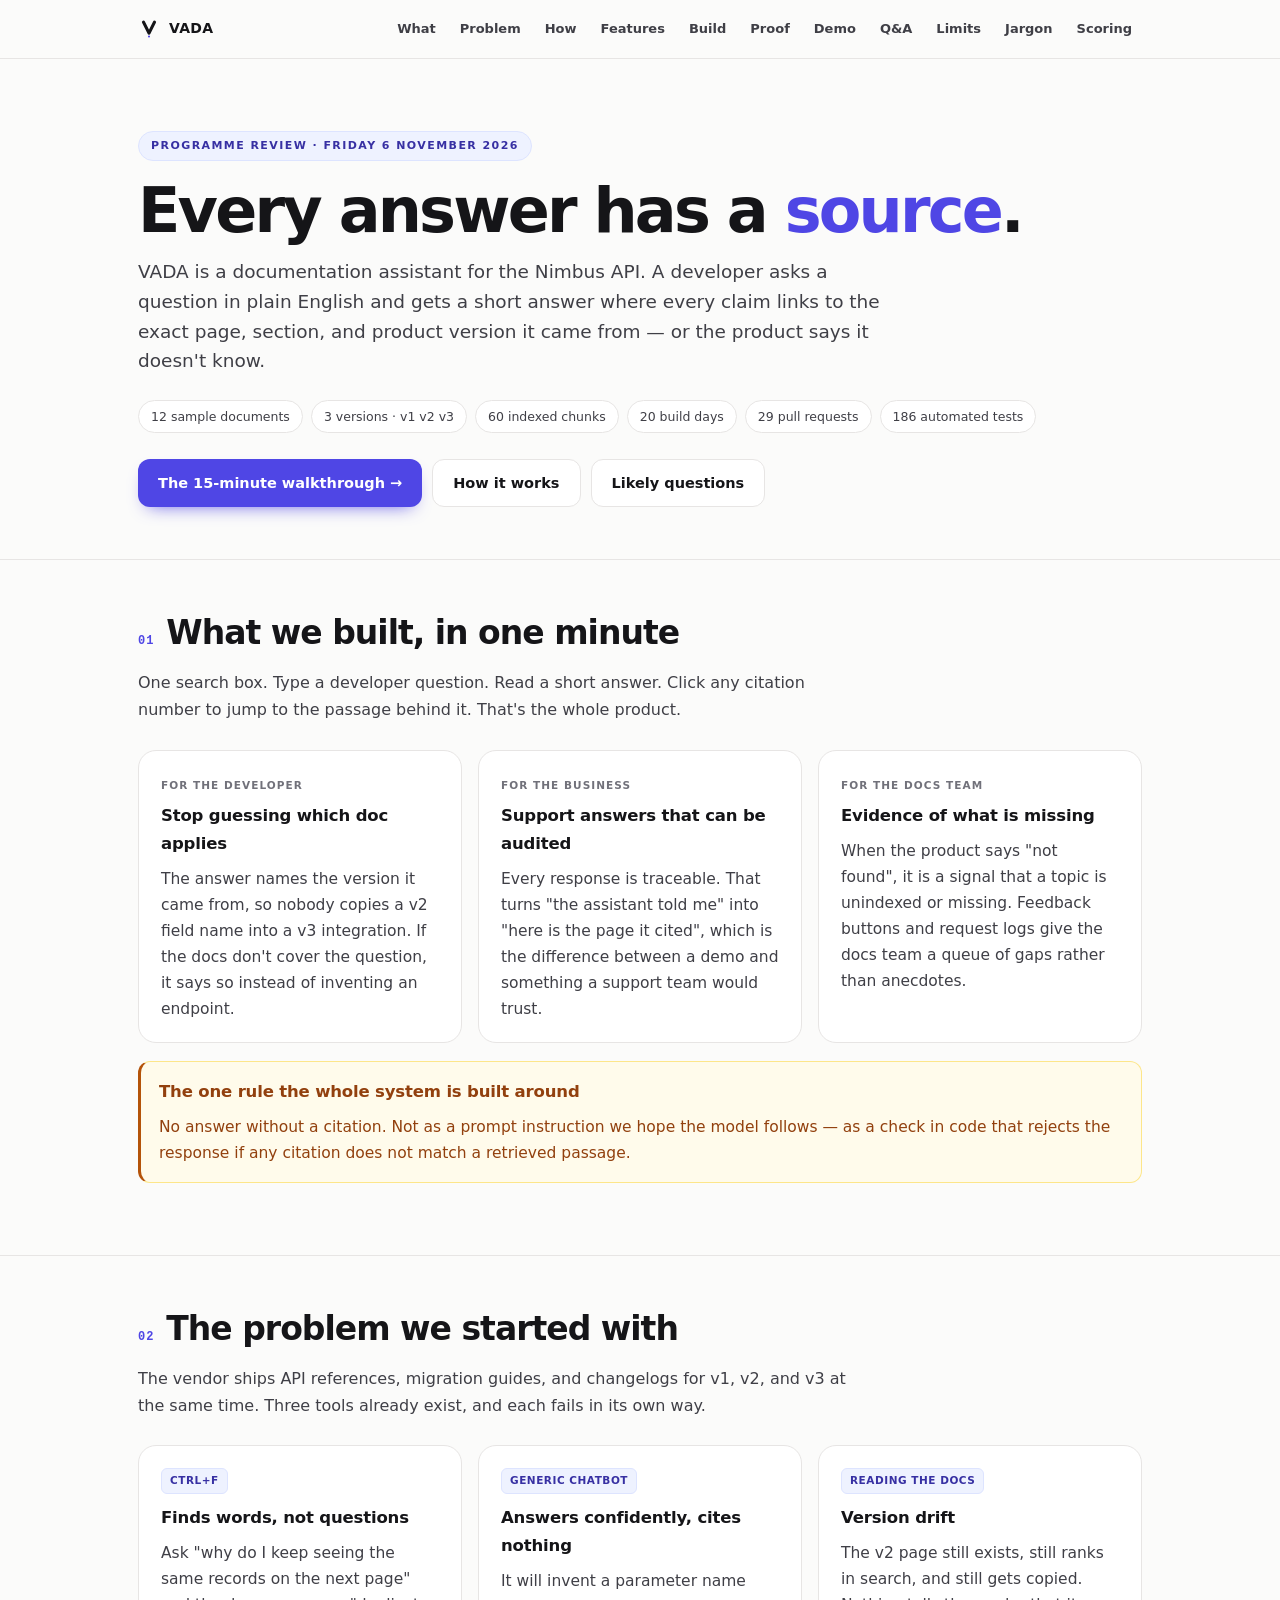
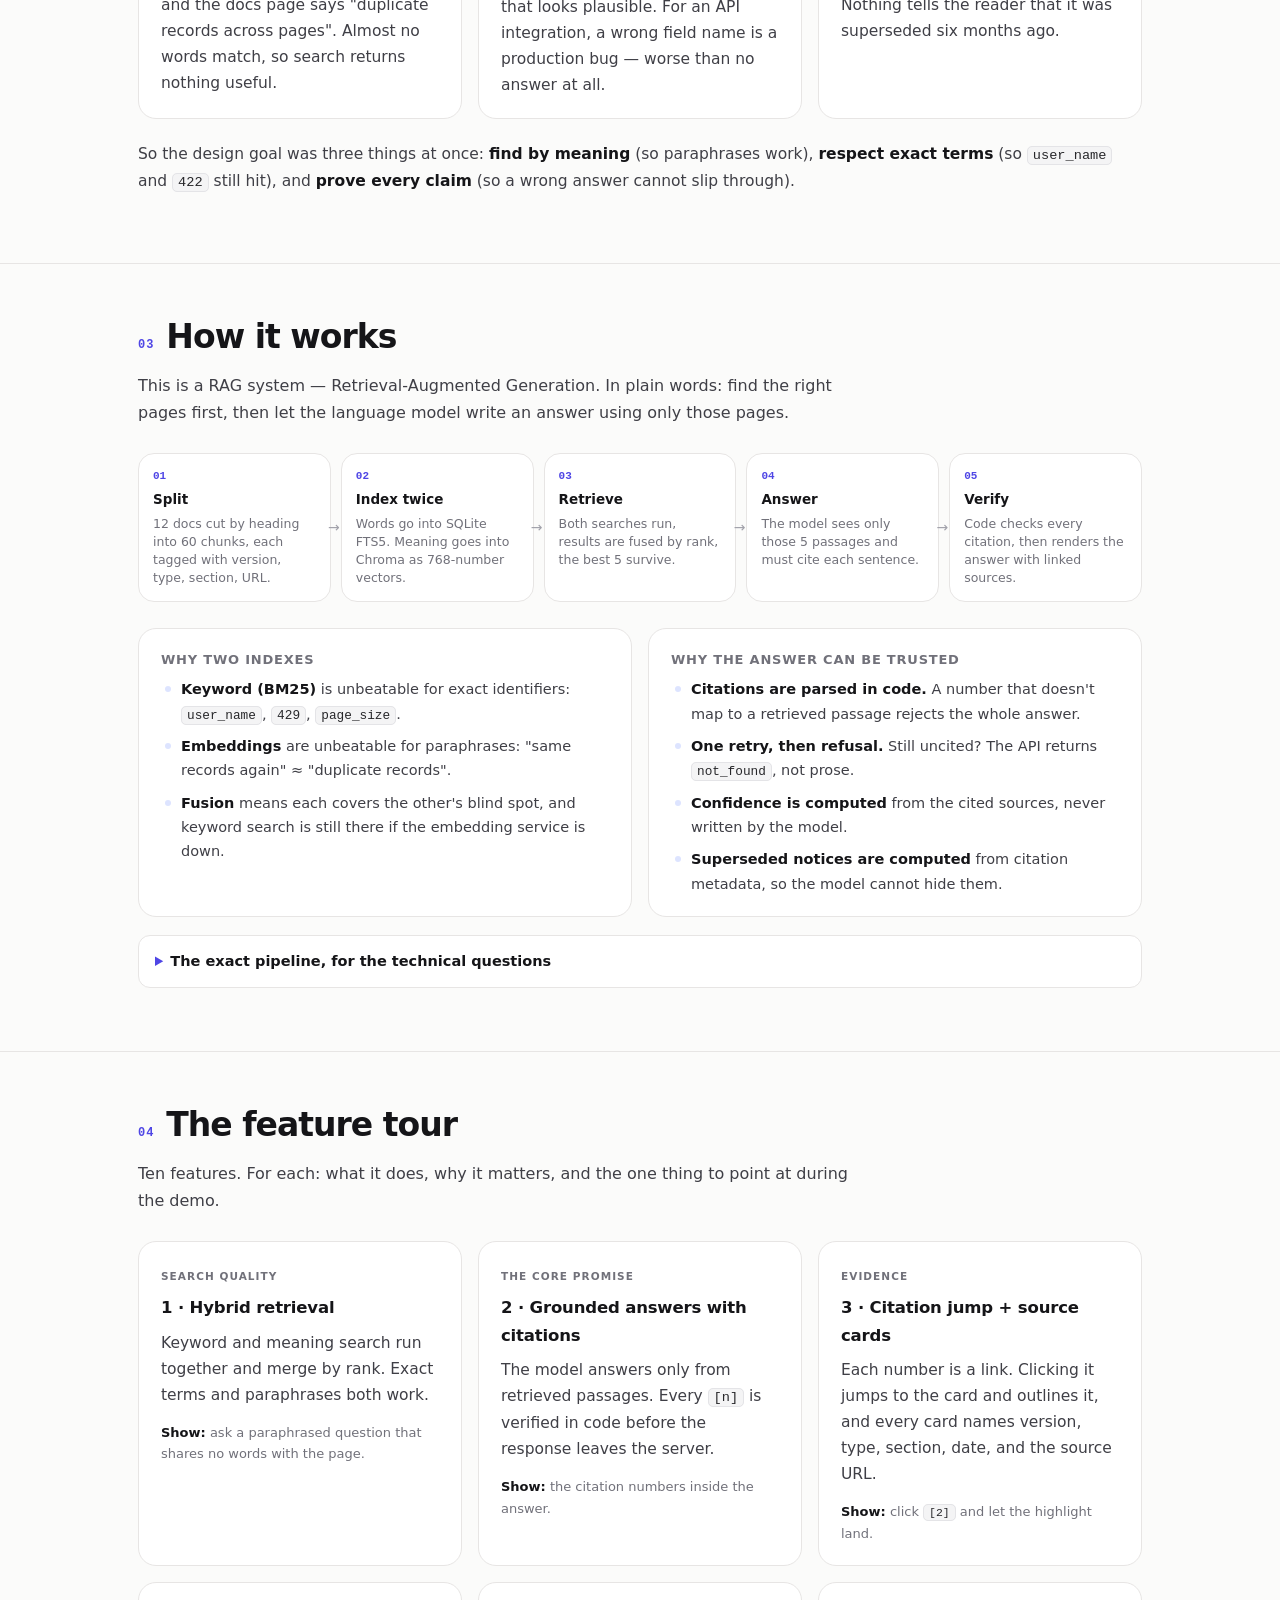
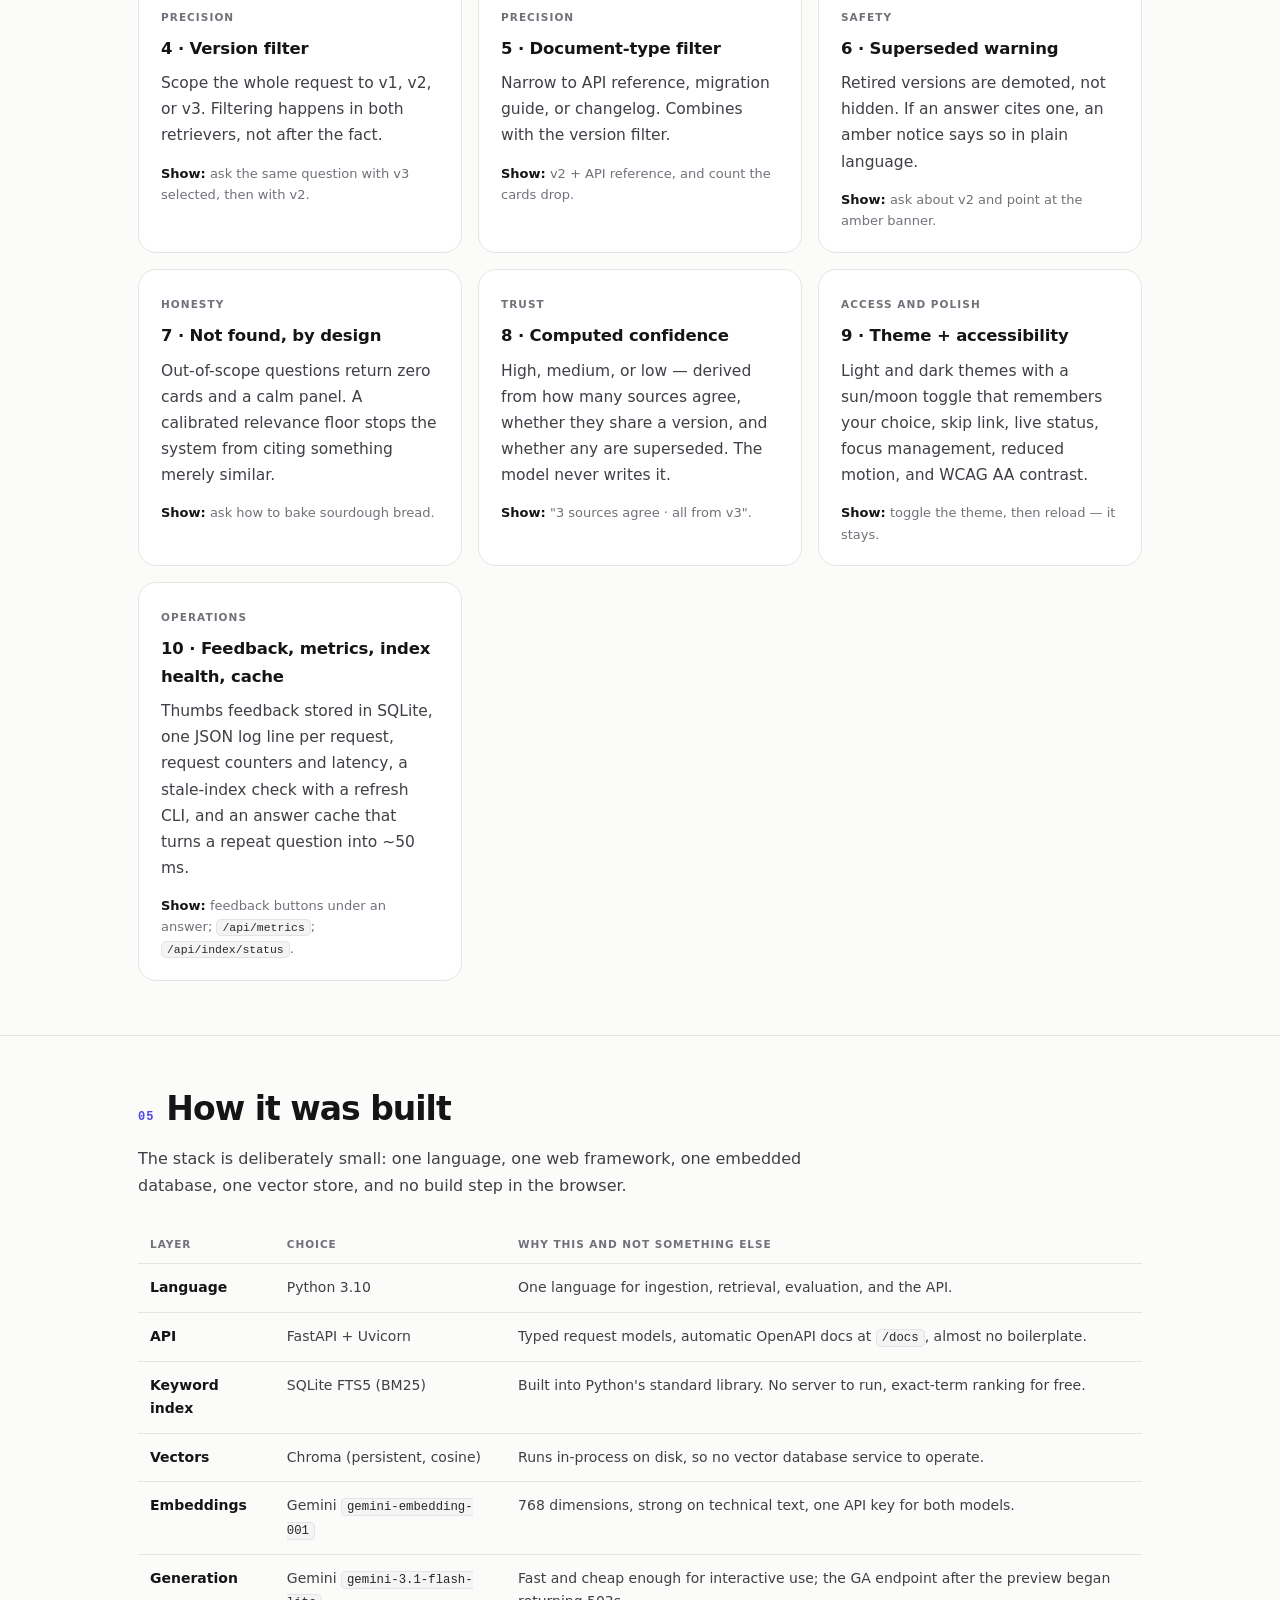
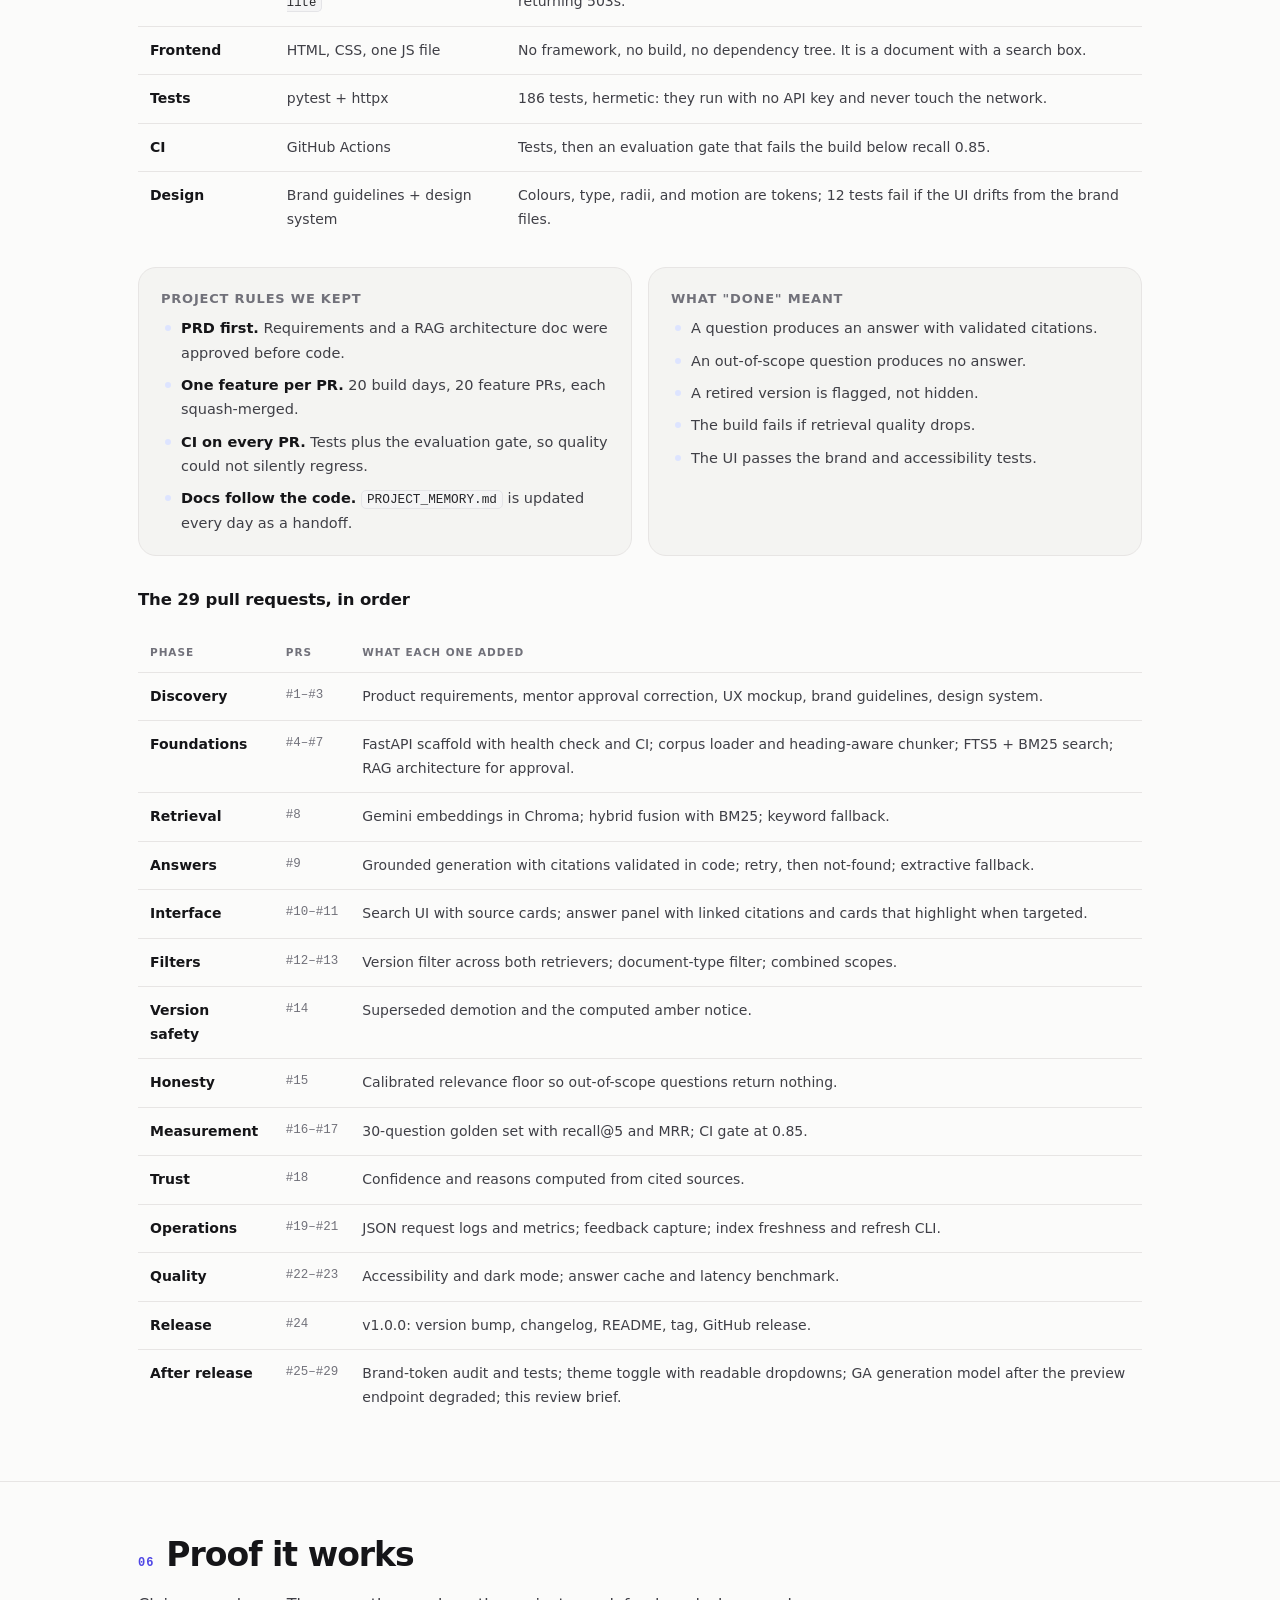
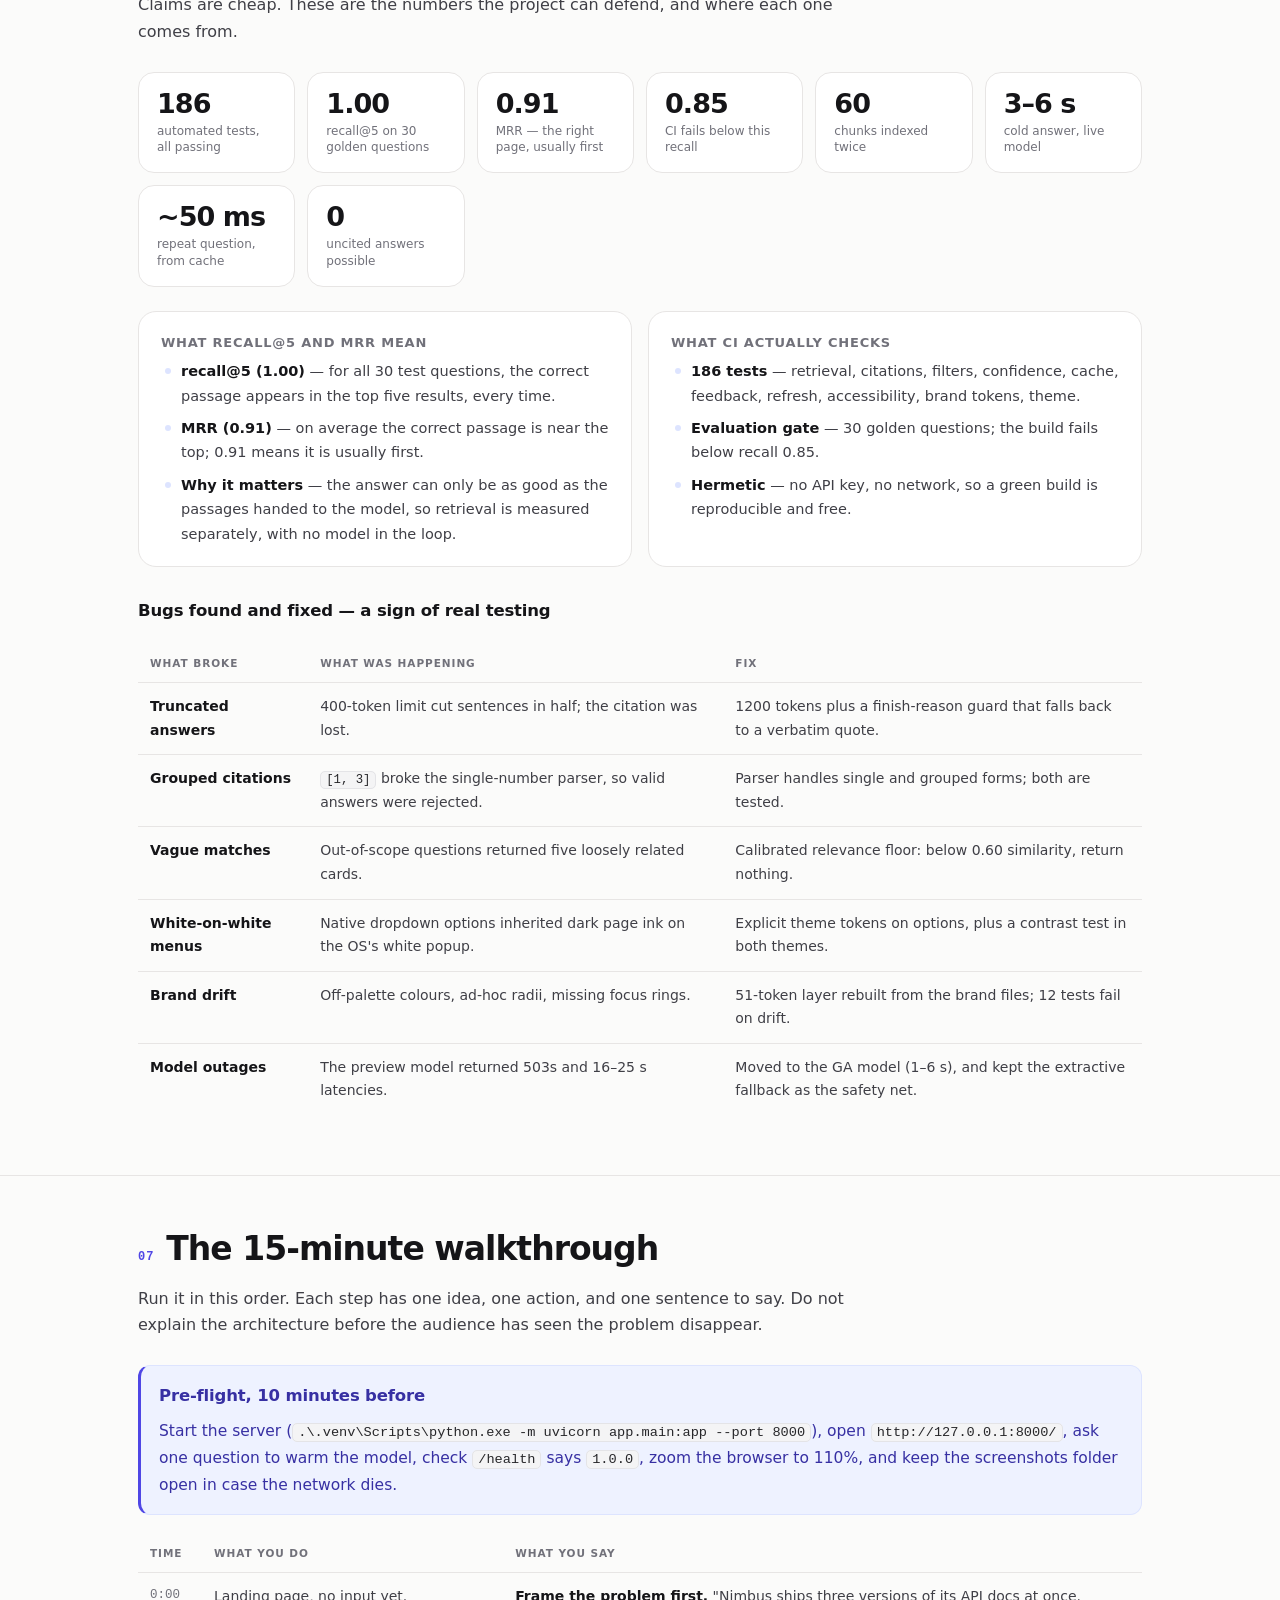
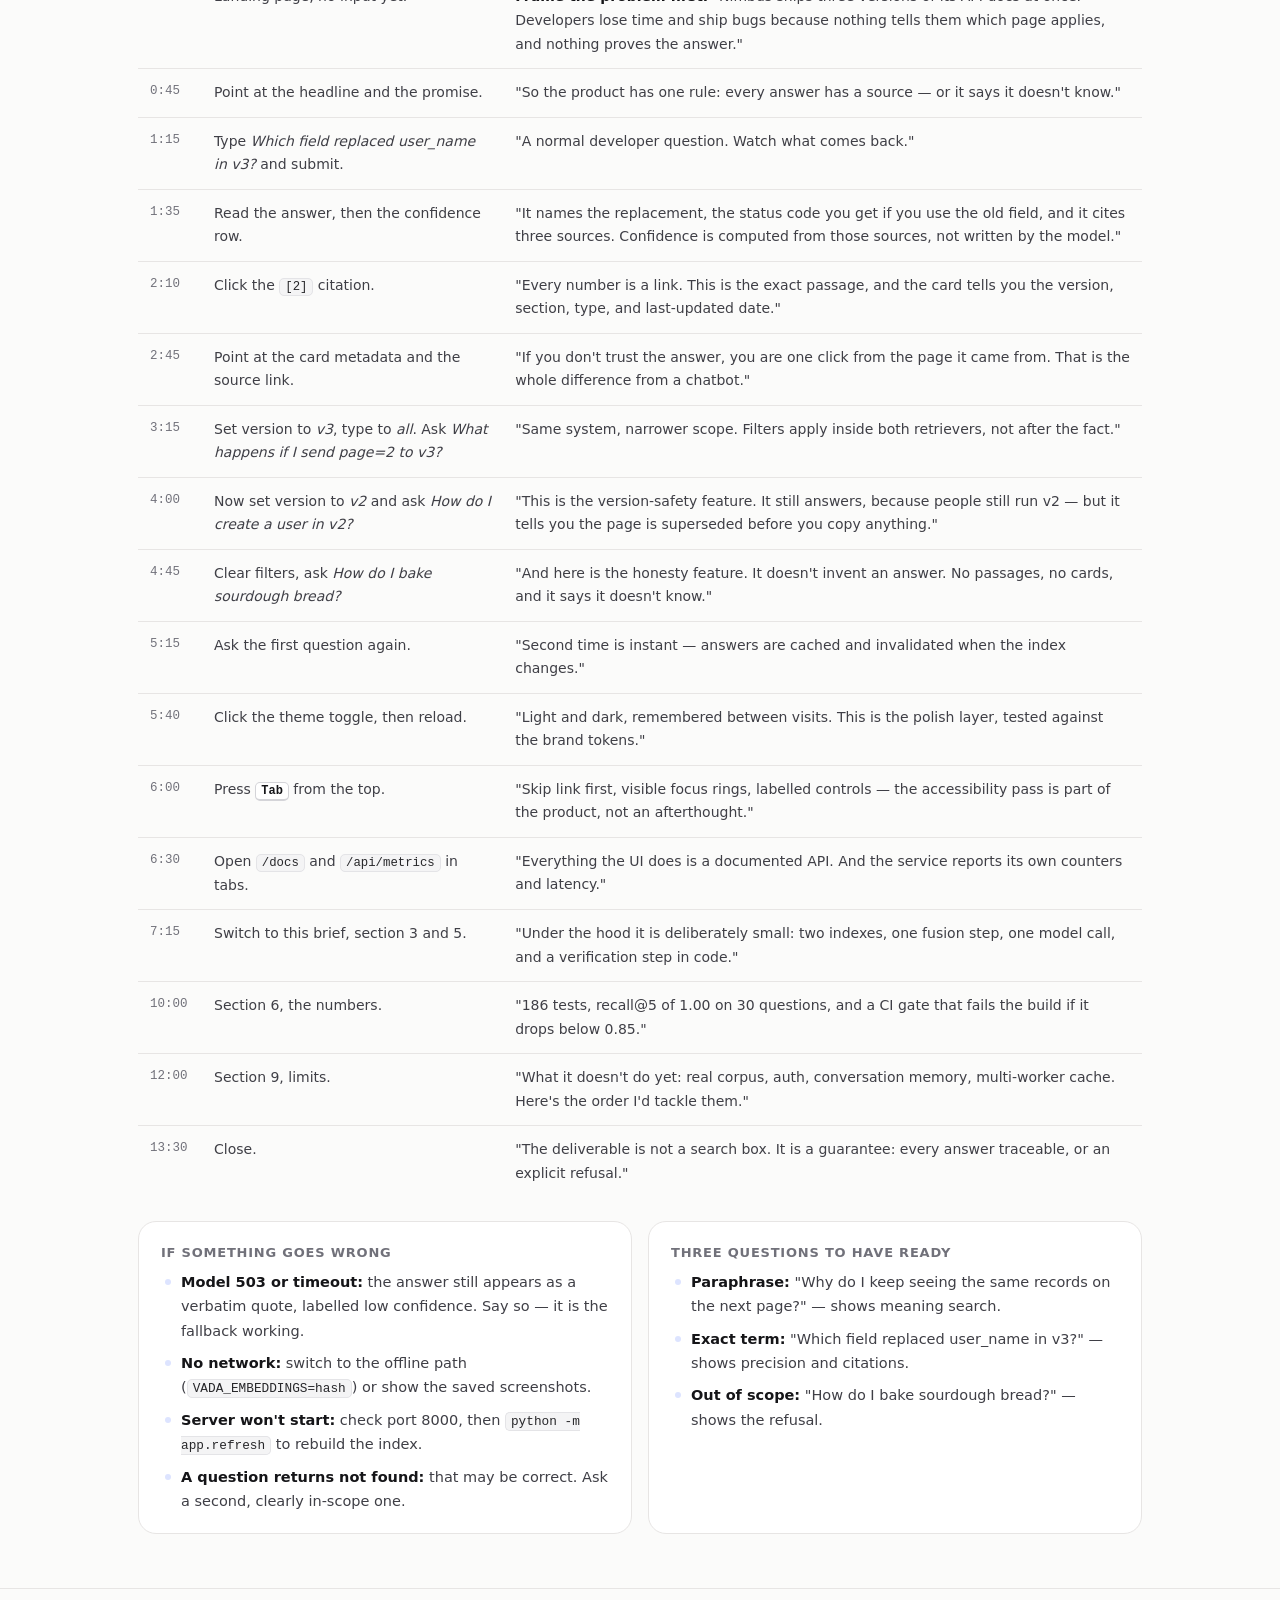
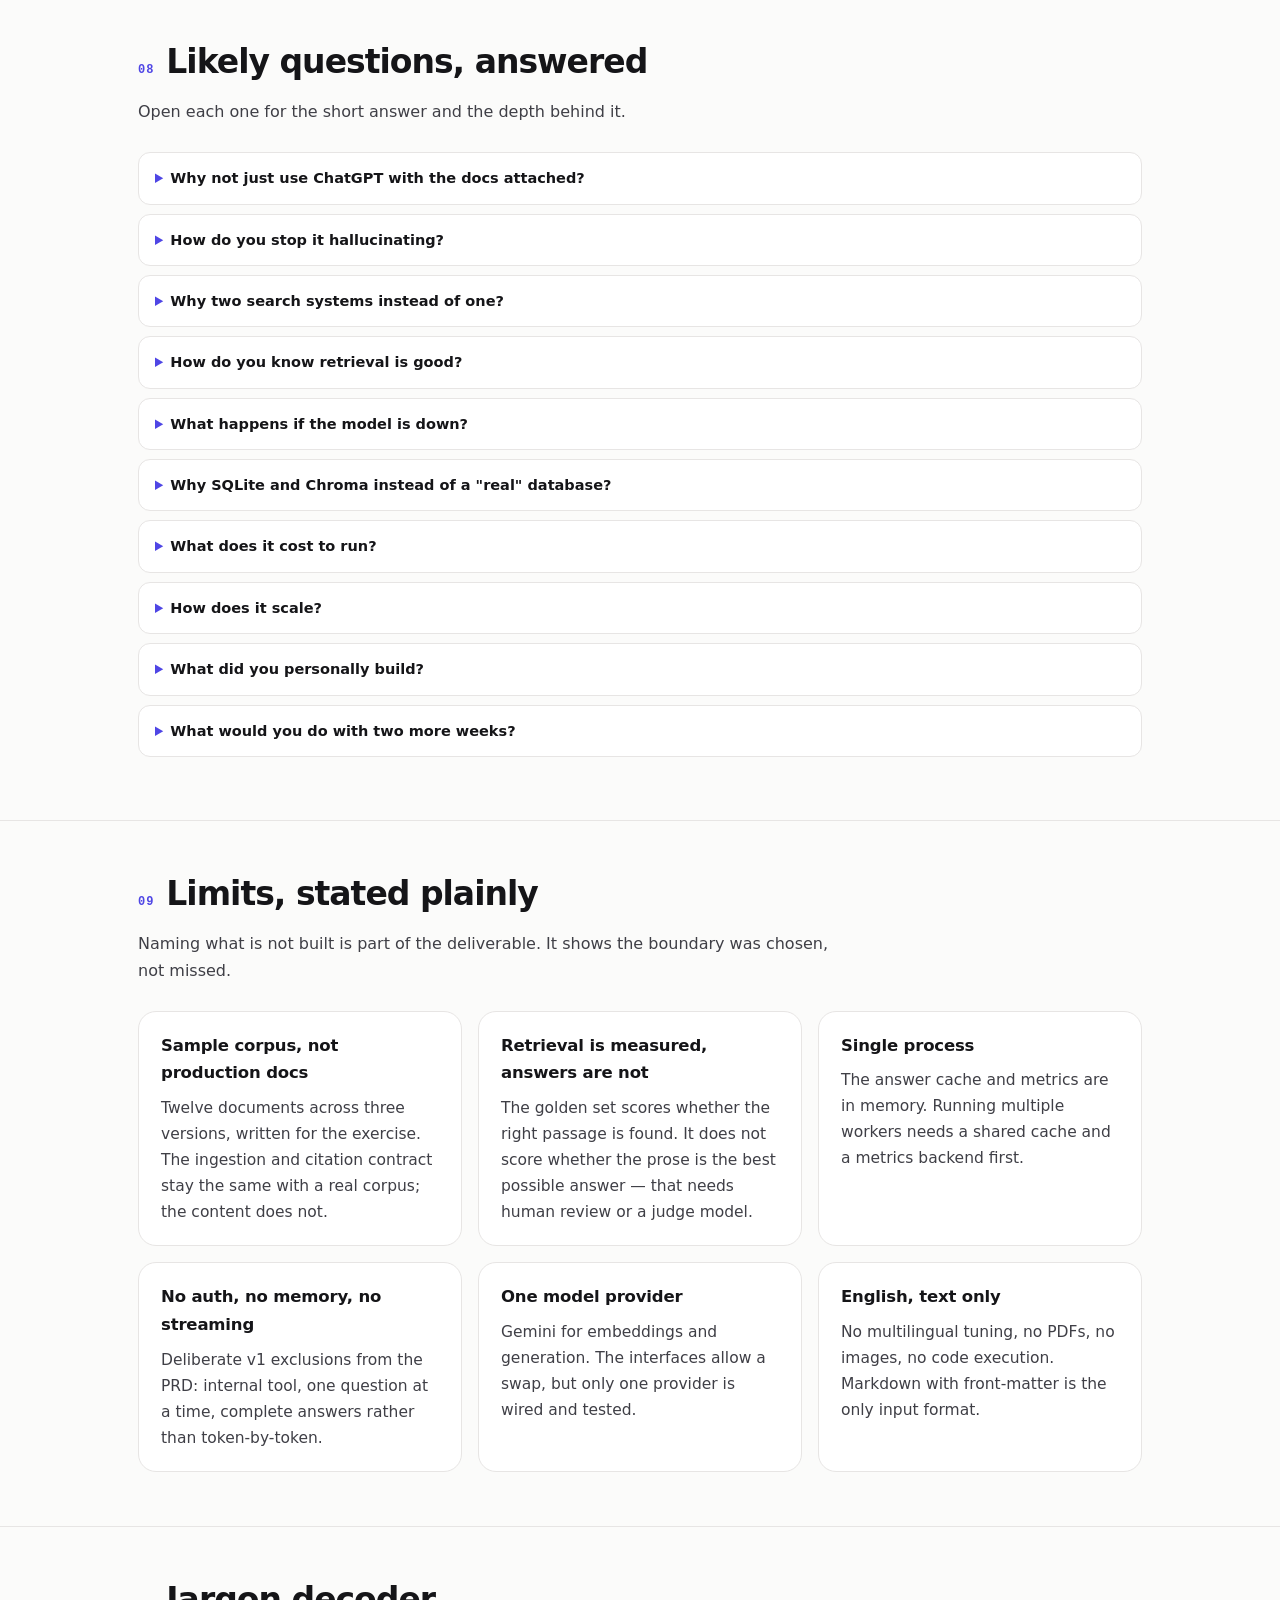
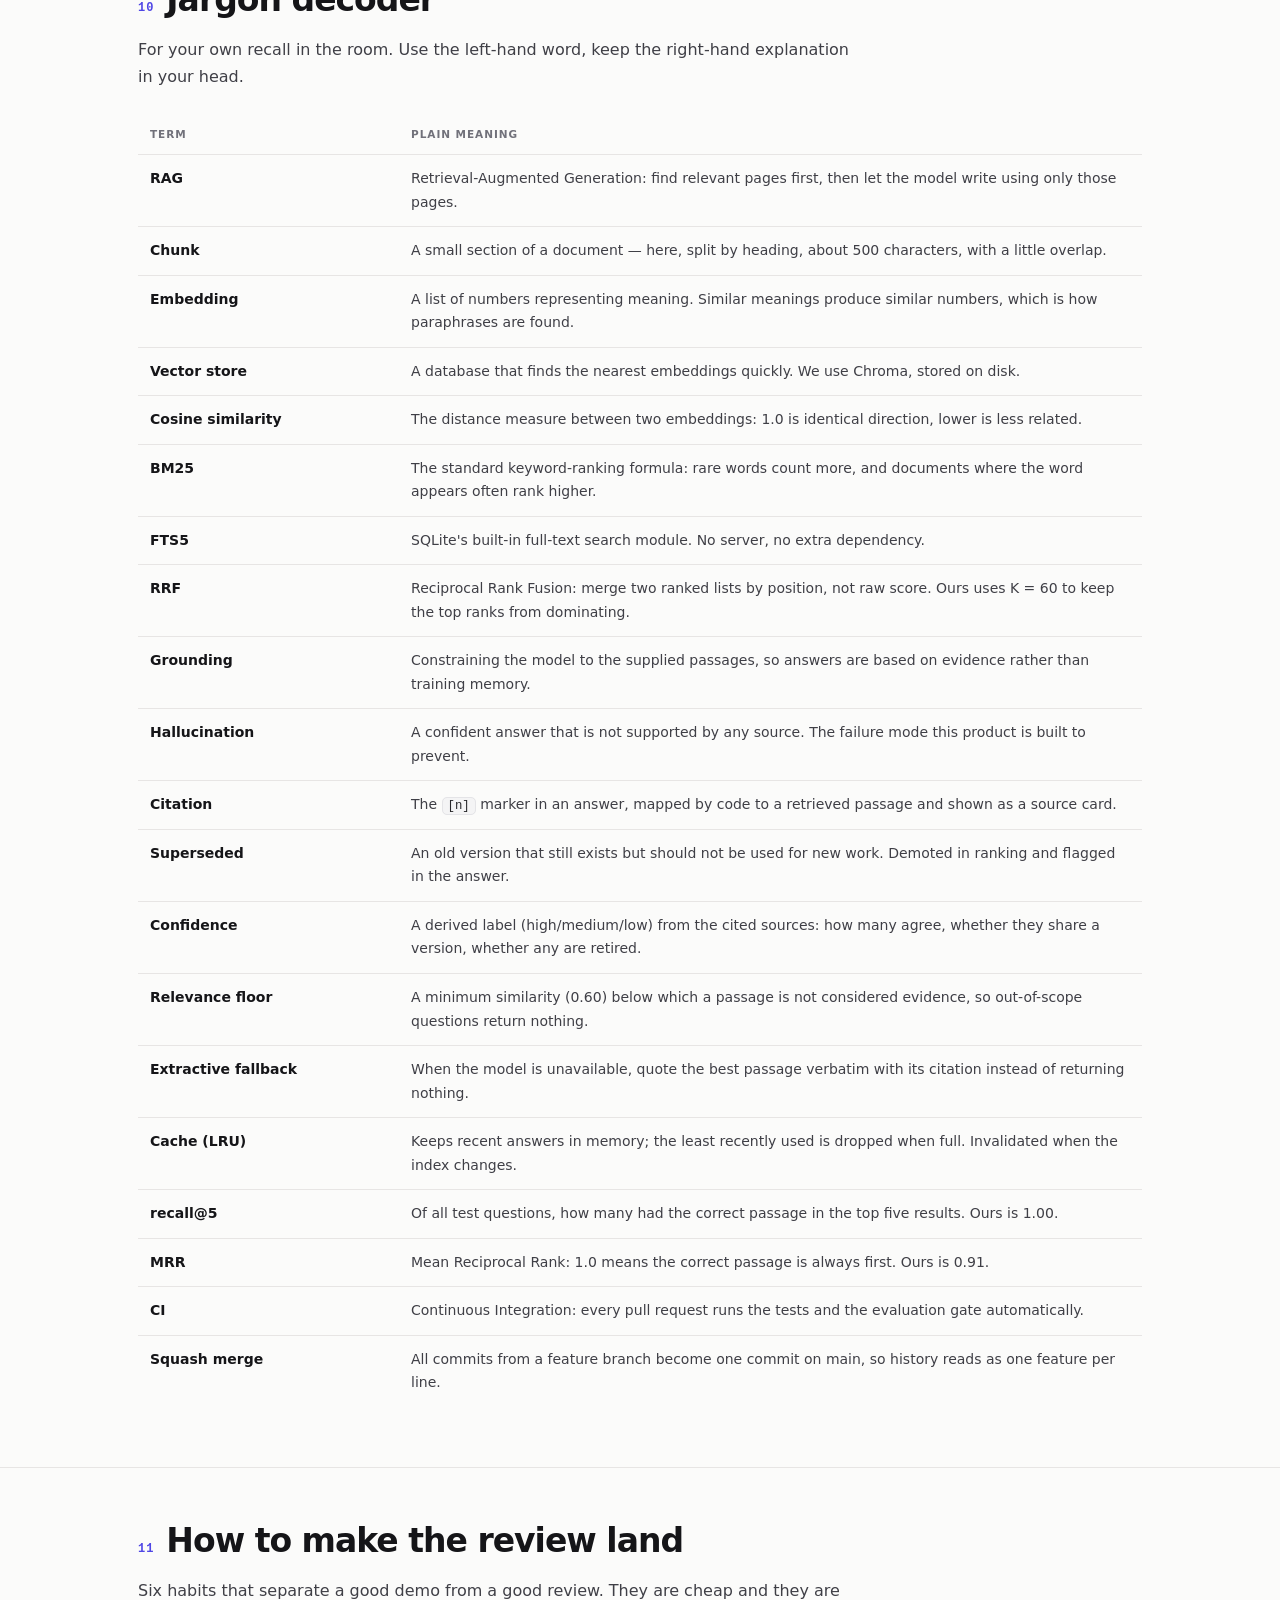
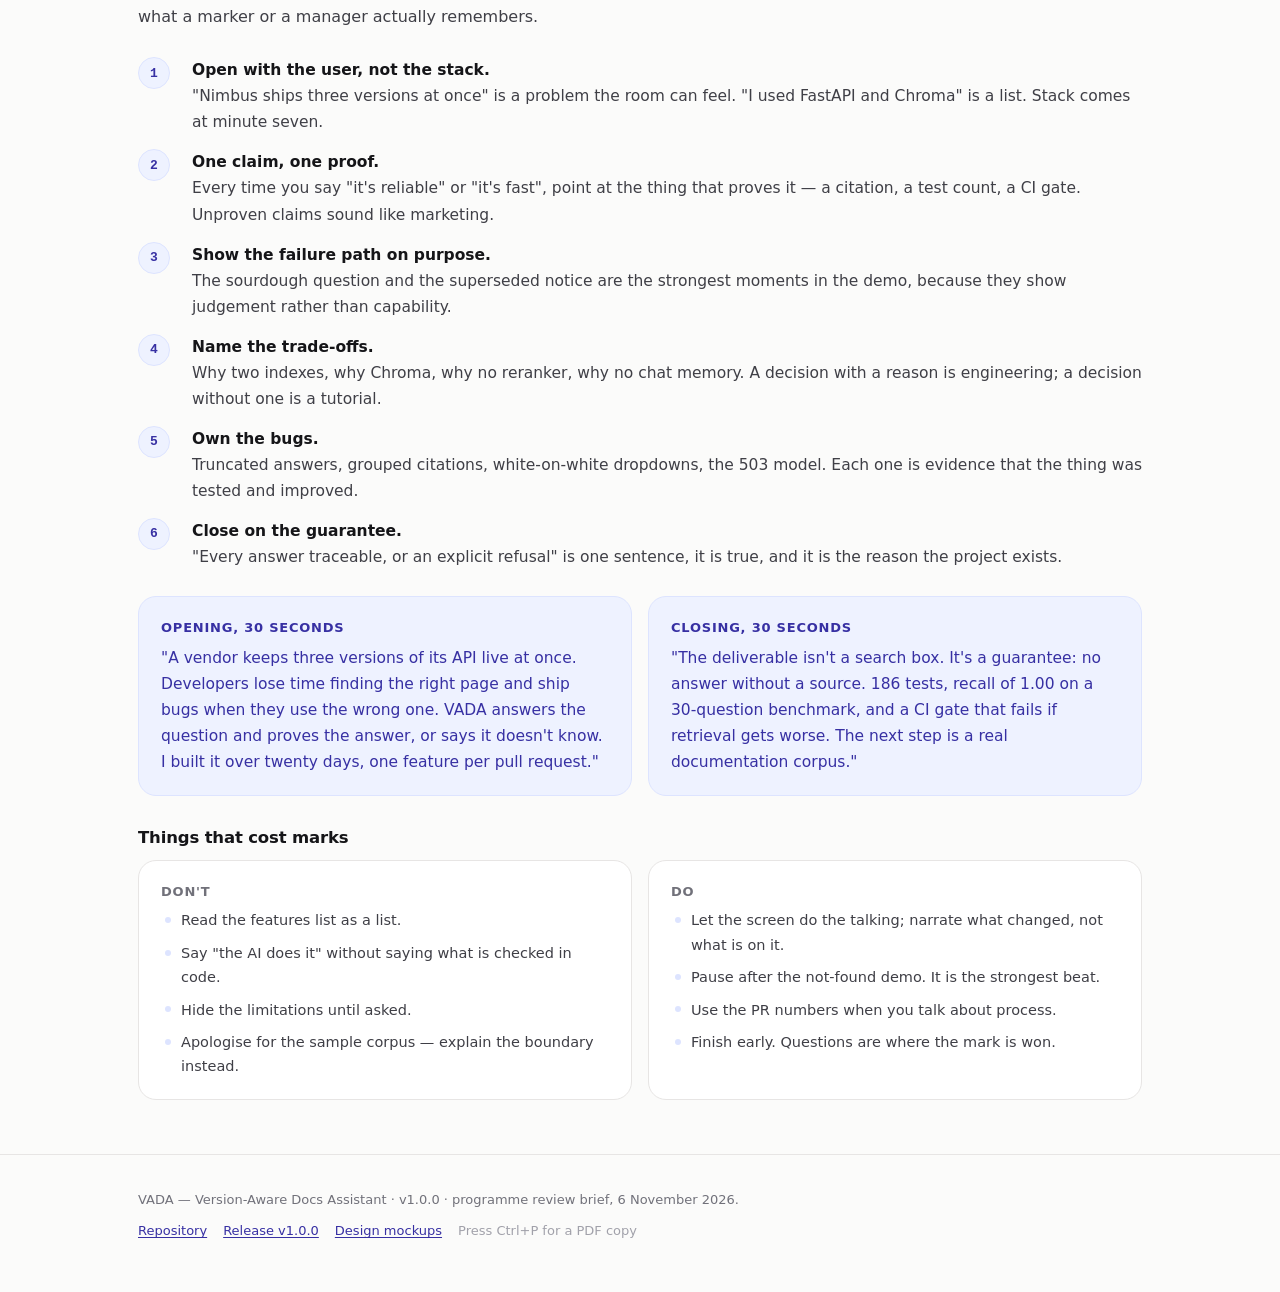
<file: demo-brief.html>
<!doctype html>
<html lang="en">
<head>
<meta charset="utf-8">
<meta name="viewport" content="width=device-width, initial-scale=1">
<meta name="color-scheme" content="light">
<title>VADA · Programme review brief</title>
<meta name="description" content="Everything VADA does, how it is built, and a timed walkthrough for the programme review.">
<style>
  :root {
    color-scheme: light;
    --ink: #151518;
    --ink-2: #3f3f46;
    --muted: #71717a;
    --faint: #a1a1aa;
    --line: #e7e5e4;
    --line-2: #f4f4f2;
    --paper: #fbfbfa;
    --white: #fff;
    --accent: #4f46e5;
    --accent-2: #4338ca;
    --accent-ink: #3730a3;
    --accent-soft: #eef2ff;
    --accent-line: #dde4ff;
    --ok: #047857;
    --ok-soft: #ecfdf5;
    --ok-line: #a7f3d0;
    --warn: #b45309;
    --warn-soft: #fffbeb;
    --warn-line: #fde68a;
    --notice-ink: #92400e;
    --r-sm: 8px;
    --r-md: 12px;
    --r-lg: 16px;
    --r-xl: 22px;
    --r-card: 18px;
    --shadow-sm: 0 1px 2px rgba(21, 21, 24, .05);
    --shadow: 0 1px 2px rgba(21, 21, 24, .04), 0 18px 40px -22px rgba(21, 21, 24, .24);
    --font: ui-sans-serif, system-ui, -apple-system, "Segoe UI", Roboto, "Helvetica Neue", Arial, sans-serif;
    --mono: ui-monospace, SFMono-Regular, Menlo, Consolas, monospace;
    --ease: cubic-bezier(.2, .7, .3, 1);
  }

  * { box-sizing: border-box; }
  html { scroll-behavior: smooth; scroll-padding-top: 76px; }
  body {
    margin: 0;
    background: var(--paper);
    color: var(--ink);
    font: 400 15.5px/1.68 var(--font);
    -webkit-font-smoothing: antialiased;
    background-image: radial-gradient(820px 380px at 14% -10%, rgba(99, 102, 241, .09), transparent 65%);
  }
  a { color: var(--accent-ink); text-decoration-thickness: 1px; text-underline-offset: 2px; }
  a:hover { color: var(--accent); }
  code, .mono { font-family: var(--mono); font-size: .88em; }
  code { background: #f4f4f5; border: 1px solid #e4e4e7; border-radius: 5px; padding: 1px 5px; color: #27272a; }
  :focus-visible { outline: 2px solid var(--accent); outline-offset: 2px; }

  .wrap { max-width: 1060px; margin: 0 auto; padding: 0 28px; }

  /* nav */
  nav {
    position: sticky; top: 0; z-index: 30;
    background: rgba(251, 251, 250, .92);
    backdrop-filter: saturate(140%) blur(10px);
    border-bottom: 1px solid var(--line);
  }
  nav .wrap { display: flex; align-items: center; gap: 14px; height: 58px; }
  .mark { display: flex; align-items: center; gap: 9px; font-weight: 750; letter-spacing: .02em; font-size: 14px; }
  .mark svg { width: 22px; height: 22px; color: var(--ink); }
  .navlinks { display: flex; gap: 4px; margin-left: auto; overflow-x: auto; scrollbar-width: none; }
  .navlinks::-webkit-scrollbar { display: none; }
  .navlinks a {
    color: var(--ink-2); text-decoration: none; font-size: 13px; font-weight: 550;
    padding: 6px 10px; border-radius: var(--r-sm); white-space: nowrap;
  }
  .navlinks a:hover { background: var(--line-2); color: var(--ink); }

  /* hero */
  header.hero { padding: 72px 0 52px; }
  .eyebrow {
    display: inline-flex; align-items: center; gap: 8px;
    font-size: 11px; font-weight: 700; letter-spacing: .13em; text-transform: uppercase;
    color: var(--accent-ink); background: var(--accent-soft); border: 1px solid var(--accent-line);
    border-radius: 999px; padding: 5px 12px;
  }
  h1 { margin: 18px 0 14px; font-size: clamp(38px, 6.2vw, 62px); line-height: 1.03; letter-spacing: -.045em; font-weight: 750; }
  h1 em { font-style: normal; color: var(--accent); }
  .lede { margin: 0; max-width: 64ch; font-size: 18.5px; color: var(--ink-2); line-height: 1.6; }
  .meta { display: flex; flex-wrap: wrap; gap: 8px; margin-top: 24px; }
  .meta span {
    font-size: 12.5px; color: var(--ink-2); background: var(--white);
    border: 1px solid var(--line); border-radius: 999px; padding: 5px 12px;
  }
  .hero-actions { display: flex; flex-wrap: wrap; gap: 10px; margin-top: 26px; }
  .btn {
    display: inline-flex; align-items: center; gap: 8px; text-decoration: none;
    font-weight: 620; font-size: 14.5px; padding: 11px 20px; border-radius: var(--r-md);
  }
  .btn--primary { background: var(--accent); color: #fff; box-shadow: 0 8px 18px -10px rgba(79, 70, 229, .95); }
  .btn--primary:hover { background: var(--accent-2); color: #fff; }
  .btn--ghost { border: 1px solid var(--line); background: var(--white); color: var(--ink); }
  .btn--ghost:hover { border-color: #d4d4d8; color: var(--ink); }

  /* sections */
  section { padding: 54px 0; border-top: 1px solid var(--line); }
  .sec-head { display: flex; align-items: baseline; gap: 12px; margin-bottom: 8px; }
  .sec-num { font: 700 12px var(--mono); color: var(--accent); letter-spacing: .08em; }
  h2 { margin: 0 0 10px; font-size: clamp(25px, 3.3vw, 33px); letter-spacing: -.03em; line-height: 1.15; }
  h3 { margin: 0 0 8px; font-size: 16.5px; letter-spacing: -.01em; }
  h4 { margin: 0 0 6px; font-size: 13px; letter-spacing: .06em; text-transform: uppercase; color: var(--muted); }
  p { margin: 0 0 14px; color: var(--ink-2); }
  p strong { color: var(--ink); }
  .sub { max-width: 70ch; font-size: 16px; margin-bottom: 26px; }

  .grid { display: grid; gap: 16px; grid-template-columns: repeat(auto-fit, minmax(268px, 1fr)); }
  .card {
    background: var(--white); border: 1px solid var(--line); border-radius: var(--r-card);
    padding: 20px 22px;
  }
  .card p:last-child { margin-bottom: 0; }
  .card--soft { background: var(--accent-soft); border-color: var(--accent-line); }
  .card--soft p { color: var(--accent-ink); }
  .card--tint { background: var(--line-2); }

  .label {
    display: inline-block; font-size: 10.5px; font-weight: 750; letter-spacing: .1em;
    text-transform: uppercase; color: var(--muted); margin-bottom: 8px;
  }
  .tag {
    display: inline-block; font-size: 10.5px; font-weight: 700; letter-spacing: .05em;
    text-transform: uppercase; padding: 3px 8px; border-radius: 6px;
    background: var(--accent-soft); color: var(--accent-ink); border: 1px solid var(--accent-line);
  }
  .tag--ok { background: var(--ok-soft); color: var(--ok); border-color: var(--ok-line); }
  .tag--warn { background: var(--warn-soft); color: var(--warn); border-color: var(--warn-line); }

  .say {
    display: block; margin: 12px 0 0; padding: 12px 15px;
    background: var(--accent-soft); border-left: 3px solid var(--accent);
    border-radius: 0 var(--r-md) var(--r-md) 0;
    color: var(--accent-ink); font-size: 14.5px; line-height: 1.55;
  }
  .say::before {
    content: "Say"; display: block; font-size: 10px; font-weight: 750;
    letter-spacing: .12em; text-transform: uppercase; color: var(--accent); margin-bottom: 4px;
  }

  .notice {
    background: var(--warn-soft); border: 1px solid var(--warn-line); border-left: 3px solid var(--warn);
    border-radius: var(--r-md); padding: 16px 18px; margin: 18px 0;
  }
  .notice h3 { color: var(--notice-ink); }
  .notice p { color: var(--notice-ink); margin-bottom: 0; }

  /* flow */
  .flow { display: grid; grid-template-columns: repeat(5, 1fr); gap: 10px; margin: 26px 0 8px; }
  .flow-step {
    position: relative; background: var(--white); border: 1px solid var(--line);
    border-radius: var(--r-lg); padding: 16px 14px 14px;
  }
  .flow-step b { display: block; font: 700 11px var(--mono); color: var(--accent); margin-bottom: 6px; }
  .flow-step strong { display: block; font-size: 13.5px; margin-bottom: 4px; }
  .flow-step span { display: block; font-size: 12.5px; color: var(--muted); line-height: 1.45; }
  .flow-step:not(:last-child)::after {
    content: "→"; position: absolute; right: -10px; top: 50%; transform: translateY(-50%);
    color: var(--faint); font-size: 14px; z-index: 1;
  }

  /* steps list */
  .steps { display: grid; gap: 14px; margin-top: 8px; }
  .step { display: grid; grid-template-columns: 40px 1fr; gap: 14px; align-items: start; }
  .step .n {
    display: grid; place-items: center; width: 32px; height: 32px; border-radius: 50%;
    background: var(--accent-soft); color: var(--accent-ink); border: 1px solid var(--accent-line);
    font: 700 13px var(--mono);
  }
  .step p { margin: 0; }
  .step strong { display: block; color: var(--ink); }

  /* metrics */
  .metrics { display: grid; grid-template-columns: repeat(auto-fit, minmax(148px, 1fr)); gap: 12px; margin: 22px 0 6px; }
  .metric { background: var(--white); border: 1px solid var(--line); border-radius: var(--r-lg); padding: 16px 18px; }
  .metric b { display: block; font-size: 27px; letter-spacing: -.035em; line-height: 1.1; margin-bottom: 4px; }
  .metric span { font-size: 12px; color: var(--muted); line-height: 1.4; display: block; }

  /* tables */
  .table-wrap { overflow-x: auto; margin: 20px 0 6px; }
  table { width: 100%; border-collapse: collapse; font-size: 14px; }
  th {
    text-align: left; font-size: 10.5px; font-weight: 750; letter-spacing: .09em; text-transform: uppercase;
    color: var(--muted); border-bottom: 1px solid var(--line); padding: 10px 12px; white-space: nowrap;
  }
  td { padding: 12px; border-bottom: 1px solid var(--line); vertical-align: top; color: var(--ink-2); }
  td strong { color: var(--ink); }
  tr:last-child td { border-bottom: 0; }
  td.num { font-family: var(--mono); font-size: 12.5px; color: var(--muted); white-space: nowrap; }

  kbd {
    font: 600 12px var(--mono); background: var(--white); border: 1px solid #d4d4d8;
    border-bottom-width: 2px; border-radius: 5px; padding: 1px 5px; color: var(--ink);
  }

  details {
    background: var(--white); border: 1px solid var(--line); border-radius: var(--r-md);
    padding: 13px 16px; margin-bottom: 9px;
  }
  details[open] { border-color: var(--accent-line); }
  summary { cursor: pointer; font-weight: 600; color: var(--ink); font-size: 14.5px; }
  summary::marker { color: var(--accent); }
  details > p, details > ul { margin-top: 10px; margin-bottom: 2px; font-size: 14.5px; }
  details ul { padding-left: 20px; }
  details li { margin-bottom: 6px; color: var(--ink-2); }

  ul.clean { list-style: none; padding: 0; margin: 0; display: grid; gap: 8px; }
  ul.clean li { position: relative; padding-left: 20px; color: var(--ink-2); font-size: 14.5px; }
  ul.clean li::before {
    content: ""; position: absolute; left: 4px; top: .62em; width: 6px; height: 6px;
    border-radius: 50%; background: var(--accent-line);
  }
  ul.clean li b { color: var(--ink); }

  .two { display: grid; grid-template-columns: 1fr 1fr; gap: 16px; }
  .kicker { font-size: 13px; color: var(--muted); }

  .quote {
    border-left: 3px solid var(--accent); padding: 4px 0 4px 16px;
    font-size: 16px; color: var(--ink); margin: 18px 0;
  }

  footer { border-top: 1px solid var(--line); padding: 34px 0 54px; }
  footer p { margin: 0; font-size: 13px; color: var(--muted); }
  footer .links { display: flex; flex-wrap: wrap; gap: 16px; margin-top: 10px; font-size: 13px; }

  @media (max-width: 860px) {
    .flow { grid-template-columns: 1fr 1fr; }
    .flow-step::after { display: none; }
    .two { grid-template-columns: 1fr; }
    header.hero { padding: 46px 0 34px; }
  }
  @media (max-width: 560px) {
    .flow { grid-template-columns: 1fr; }
    .wrap { padding: 0 18px; }
    .navlinks a { padding: 6px 8px; font-size: 12.5px; }
    .mark span { display: none; }
  }

  @media print {
    @page { margin: 15mm 13mm; }
    nav, .hero-actions { display: none; }
    body { background: #fff; font-size: 10.5pt; }
    header.hero { padding: 0 0 18pt; }
    section { padding: 18pt 0; break-inside: avoid; }
    h2, h3, h4 { break-after: avoid; }
    .card, .metric, details, table, .flow-step { break-inside: avoid; }
    .flow { grid-template-columns: repeat(3, 1fr); gap: 7pt; }
    .flow-step { padding: 8pt 9pt; }
    .flow-step::after { display: none; }
    details:not([open]) > *:not(summary) { display: none; }
    details { border-color: #ddd; }
    a { color: #151518; text-decoration: none; }
    .say { background: #f5f6ff; }
  }
</style>
</head>
<body>

<nav>
  <div class="wrap">
    <div class="mark">
      <svg viewBox="0 0 64 64" aria-hidden="true"><path d="M16 12 L32 44 L48 12" fill="none" stroke="currentColor" stroke-width="9.2" stroke-linecap="round" stroke-linejoin="round"/><circle cx="32" cy="54" r="3" fill="#4f46e5"/></svg>
      <span>VADA</span>
    </div>
    <div class="navlinks">
      <a href="#what">What</a>
      <a href="#problem">Problem</a>
      <a href="#how">How</a>
      <a href="#features">Features</a>
      <a href="#build">Build</a>
      <a href="#proof">Proof</a>
      <a href="#demo">Demo</a>
      <a href="#questions">Q&amp;A</a>
      <a href="#limits">Limits</a>
      <a href="#jargon">Jargon</a>
      <a href="#score">Scoring</a>
    </div>
  </div>
</nav>

<header class="hero">
  <div class="wrap">
    <span class="eyebrow">Programme review · Friday 6 November 2026</span>
    <h1>Every answer has a <em>source</em>.</h1>
    <p class="lede">
      VADA is a documentation assistant for the Nimbus API. A developer asks a
      question in plain English and gets a short answer where every claim links
      to the exact page, section, and product version it came from — or the
      product says it doesn't know.
    </p>
    <div class="meta">
      <span>12 sample documents</span>
      <span>3 versions · v1 v2 v3</span>
      <span>60 indexed chunks</span>
      <span>20 build days</span>
      <span>29 pull requests</span>
      <span>186 automated tests</span>
    </div>
    <div class="hero-actions">
      <a class="btn btn--primary" href="#demo">The 15-minute walkthrough →</a>
      <a class="btn btn--ghost" href="#how">How it works</a>
      <a class="btn btn--ghost" href="#questions">Likely questions</a>
    </div>
  </div>
</header>

<main>

<!-- 01 -->
<section id="what">
  <div class="wrap">
    <div class="sec-head"><span class="sec-num">01</span><h2>What we built, in one minute</h2></div>
    <p class="sub">
      One search box. Type a developer question. Read a short answer. Click any
      citation number to jump to the passage behind it. That's the whole product.
    </p>

    <div class="grid">
      <div class="card">
        <span class="label">For the developer</span>
        <h3>Stop guessing which doc applies</h3>
        <p>
          The answer names the version it came from, so nobody copies a v2 field
          name into a v3 integration. If the docs don't cover the question, it
          says so instead of inventing an endpoint.
        </p>
      </div>
      <div class="card">
        <span class="label">For the business</span>
        <h3>Support answers that can be audited</h3>
        <p>
          Every response is traceable. That turns "the assistant told me" into
          "here is the page it cited", which is the difference between a demo and
          something a support team would trust.
        </p>
      </div>
      <div class="card">
        <span class="label">For the docs team</span>
        <h3>Evidence of what is missing</h3>
        <p>
          When the product says "not found", it is a signal that a topic is
          unindexed or missing. Feedback buttons and request logs give the docs
          team a queue of gaps rather than anecdotes.
        </p>
      </div>
    </div>

    <div class="notice">
      <h3>The one rule the whole system is built around</h3>
      <p>
        No answer without a citation. Not as a prompt instruction we hope the
        model follows — as a check in code that rejects the response if any
        citation does not match a retrieved passage.
      </p>
    </div>
  </div>
</section>

<!-- 02 -->
<section id="problem">
  <div class="wrap">
    <div class="sec-head"><span class="sec-num">02</span><h2>The problem we started with</h2></div>
    <p class="sub">
      The vendor ships API references, migration guides, and changelogs for v1,
      v2, and v3 at the same time. Three tools already exist, and each fails in
      its own way.
    </p>

    <div class="grid">
      <div class="card">
        <span class="tag">Ctrl+F</span>
        <h3 style="margin-top:10px">Finds words, not questions</h3>
        <p>
          Ask "why do I keep seeing the same records on the next page" and the
          docs page says "duplicate records across pages". Almost no words match,
          so search returns nothing useful.
        </p>
      </div>
      <div class="card">
        <span class="tag">Generic chatbot</span>
        <h3 style="margin-top:10px">Answers confidently, cites nothing</h3>
        <p>
          It will invent a parameter name that looks plausible. For an API
          integration, a wrong field name is a production bug — worse than no
          answer at all.
        </p>
      </div>
      <div class="card">
        <span class="tag">Reading the docs</span>
        <h3 style="margin-top:10px">Version drift</h3>
        <p>
          The v2 page still exists, still ranks in search, and still gets copied.
          Nothing tells the reader that it was superseded six months ago.
        </p>
      </div>
    </div>

    <p style="margin-top:22px">
      So the design goal was three things at once: <strong>find by meaning</strong>
      (so paraphrases work), <strong>respect exact terms</strong> (so
      <code>user_name</code> and <code>422</code> still hit), and
      <strong>prove every claim</strong> (so a wrong answer cannot slip through).
    </p>
  </div>
</section>

<!-- 03 -->
<section id="how">
  <div class="wrap">
    <div class="sec-head"><span class="sec-num">03</span><h2>How it works</h2></div>
    <p class="sub">
      This is a RAG system — Retrieval-Augmented Generation. In plain words: find
      the right pages first, then let the language model write an answer using
      only those pages.
    </p>

    <div class="flow">
      <div class="flow-step">
        <b>01</b><strong>Split</strong>
        <span>12 docs cut by heading into 60 chunks, each tagged with version, type, section, URL.</span>
      </div>
      <div class="flow-step">
        <b>02</b><strong>Index twice</strong>
        <span>Words go into SQLite FTS5. Meaning goes into Chroma as 768-number vectors.</span>
      </div>
      <div class="flow-step">
        <b>03</b><strong>Retrieve</strong>
        <span>Both searches run, results are fused by rank, the best 5 survive.</span>
      </div>
      <div class="flow-step">
        <b>04</b><strong>Answer</strong>
        <span>The model sees only those 5 passages and must cite each sentence.</span>
      </div>
      <div class="flow-step">
        <b>05</b><strong>Verify</strong>
        <span>Code checks every citation, then renders the answer with linked sources.</span>
      </div>
    </div>

    <div class="two" style="margin-top:26px">
      <div class="card">
        <h4>Why two indexes</h4>
        <ul class="clean">
          <li><b>Keyword (BM25)</b> is unbeatable for exact identifiers: <code>user_name</code>, <code>429</code>, <code>page_size</code>.</li>
          <li><b>Embeddings</b> are unbeatable for paraphrases: "same records again" ≈ "duplicate records".</li>
          <li><b>Fusion</b> means each covers the other's blind spot, and keyword search is still there if the embedding service is down.</li>
        </ul>
      </div>
      <div class="card">
        <h4>Why the answer can be trusted</h4>
        <ul class="clean">
          <li><b>Citations are parsed in code.</b> A number that doesn't map to a retrieved passage rejects the whole answer.</li>
          <li><b>One retry, then refusal.</b> Still uncited? The API returns <code>not_found</code>, not prose.</li>
          <li><b>Confidence is computed</b> from the cited sources, never written by the model.</li>
          <li><b>Superseded notices are computed</b> from citation metadata, so the model cannot hide them.</li>
        </ul>
      </div>
    </div>

    <details style="margin-top:18px">
      <summary>The exact pipeline, for the technical questions</summary>
      <p>
        <code>POST /api/ask</code> → normalise filters → <code>hybrid_search()</code>
        runs FTS5 (BM25, title and section boosts) and Chroma (cosine, Gemini
        <code>gemini-embedding-001</code>, 768 dimensions, L2-normalised), fuses
        with Reciprocal Rank Fusion (K = 60), applies the relevance floor (0.60,
        calibrated embeddings only) and the superseded penalty (0.0015), returns
        5 chunks → <code>generate_answer()</code> builds the numbered context,
        calls <code>gemini-3.1-flash-lite</code>, parses <code>[n]</code> and
        grouped <code>[1, 3]</code> citations, retries once with a corrective
        prompt, then either returns a cited answer, the extractive fallback, or
        <code>not_found</code>. Results are cached in process, keyed by question,
        filters, limit, and index mtime.
      </p>
    </details>
  </div>
</section>

<!-- 04 -->
<section id="features">
  <div class="wrap">
    <div class="sec-head"><span class="sec-num">04</span><h2>The feature tour</h2></div>
    <p class="sub">
      Ten features. For each: what it does, why it matters, and the one thing to
      point at during the demo.
    </p>

    <div class="grid">
      <div class="card">
        <span class="label">Search quality</span>
        <h3>1 · Hybrid retrieval</h3>
        <p>Keyword and meaning search run together and merge by rank. Exact terms and paraphrases both work.</p>
        <p class="kicker"><strong>Show:</strong> ask a paraphrased question that shares no words with the page.</p>
      </div>

      <div class="card">
        <span class="label">The core promise</span>
        <h3>2 · Grounded answers with citations</h3>
        <p>The model answers only from retrieved passages. Every <code>[n]</code> is verified in code before the response leaves the server.</p>
        <p class="kicker"><strong>Show:</strong> the citation numbers inside the answer.</p>
      </div>

      <div class="card">
        <span class="label">Evidence</span>
        <h3>3 · Citation jump + source cards</h3>
        <p>Each number is a link. Clicking it jumps to the card and outlines it, and every card names version, type, section, date, and the source URL.</p>
        <p class="kicker"><strong>Show:</strong> click <code>[2]</code> and let the highlight land.</p>
      </div>

      <div class="card">
        <span class="label">Precision</span>
        <h3>4 · Version filter</h3>
        <p>Scope the whole request to v1, v2, or v3. Filtering happens in both retrievers, not after the fact.</p>
        <p class="kicker"><strong>Show:</strong> ask the same question with v3 selected, then with v2.</p>
      </div>

      <div class="card">
        <span class="label">Precision</span>
        <h3>5 · Document-type filter</h3>
        <p>Narrow to API reference, migration guide, or changelog. Combines with the version filter.</p>
        <p class="kicker"><strong>Show:</strong> v2 + API reference, and count the cards drop.</p>
      </div>

      <div class="card">
        <span class="label">Safety</span>
        <h3>6 · Superseded warning</h3>
        <p>Retired versions are demoted, not hidden. If an answer cites one, an amber notice says so in plain language.</p>
        <p class="kicker"><strong>Show:</strong> ask about v2 and point at the amber banner.</p>
      </div>

      <div class="card">
        <span class="label">Honesty</span>
        <h3>7 · Not found, by design</h3>
        <p>Out-of-scope questions return zero cards and a calm panel. A calibrated relevance floor stops the system from citing something merely similar.</p>
        <p class="kicker"><strong>Show:</strong> ask how to bake sourdough bread.</p>
      </div>

      <div class="card">
        <span class="label">Trust</span>
        <h3>8 · Computed confidence</h3>
        <p>High, medium, or low — derived from how many sources agree, whether they share a version, and whether any are superseded. The model never writes it.</p>
        <p class="kicker"><strong>Show:</strong> "3 sources agree · all from v3".</p>
      </div>

      <div class="card">
        <span class="label">Access and polish</span>
        <h3>9 · Theme + accessibility</h3>
        <p>Light and dark themes with a sun/moon toggle that remembers your choice, skip link, live status, focus management, reduced motion, and WCAG AA contrast.</p>
        <p class="kicker"><strong>Show:</strong> toggle the theme, then reload — it stays.</p>
      </div>

      <div class="card">
        <span class="label">Operations</span>
        <h3>10 · Feedback, metrics, index health, cache</h3>
        <p>Thumbs feedback stored in SQLite, one JSON log line per request, request counters and latency, a stale-index check with a refresh CLI, and an answer cache that turns a repeat question into ~50 ms.</p>
        <p class="kicker"><strong>Show:</strong> feedback buttons under an answer; <code>/api/metrics</code>; <code>/api/index/status</code>.</p>
      </div>
    </div>
  </div>
</section>

<!-- 05 -->
<section id="build">
  <div class="wrap">
    <div class="sec-head"><span class="sec-num">05</span><h2>How it was built</h2></div>
    <p class="sub">
      The stack is deliberately small: one language, one web framework, one
      embedded database, one vector store, and no build step in the browser.
    </p>

    <div class="table-wrap">
      <table>
        <thead><tr><th>Layer</th><th>Choice</th><th>Why this and not something else</th></tr></thead>
        <tbody>
          <tr><td><strong>Language</strong></td><td>Python 3.10</td><td>One language for ingestion, retrieval, evaluation, and the API.</td></tr>
          <tr><td><strong>API</strong></td><td>FastAPI + Uvicorn</td><td>Typed request models, automatic OpenAPI docs at <code>/docs</code>, almost no boilerplate.</td></tr>
          <tr><td><strong>Keyword index</strong></td><td>SQLite FTS5 (BM25)</td><td>Built into Python's standard library. No server to run, exact-term ranking for free.</td></tr>
          <tr><td><strong>Vectors</strong></td><td>Chroma (persistent, cosine)</td><td>Runs in-process on disk, so no vector database service to operate.</td></tr>
          <tr><td><strong>Embeddings</strong></td><td>Gemini <code>gemini-embedding-001</code></td><td>768 dimensions, strong on technical text, one API key for both models.</td></tr>
          <tr><td><strong>Generation</strong></td><td>Gemini <code>gemini-3.1-flash-lite</code></td><td>Fast and cheap enough for interactive use; the GA endpoint after the preview began returning 503s.</td></tr>
          <tr><td><strong>Frontend</strong></td><td>HTML, CSS, one JS file</td><td>No framework, no build, no dependency tree. It is a document with a search box.</td></tr>
          <tr><td><strong>Tests</strong></td><td>pytest + httpx</td><td>186 tests, hermetic: they run with no API key and never touch the network.</td></tr>
          <tr><td><strong>CI</strong></td><td>GitHub Actions</td><td>Tests, then an evaluation gate that fails the build below recall 0.85.</td></tr>
          <tr><td><strong>Design</strong></td><td>Brand guidelines + design system</td><td>Colours, type, radii, and motion are tokens; 12 tests fail if the UI drifts from the brand files.</td></tr>
        </tbody>
      </table>
    </div>

    <div class="two" style="margin-top:24px">
      <div class="card card--tint">
        <h4>Project rules we kept</h4>
        <ul class="clean">
          <li><b>PRD first.</b> Requirements and a RAG architecture doc were approved before code.</li>
          <li><b>One feature per PR.</b> 20 build days, 20 feature PRs, each squash-merged.</li>
          <li><b>CI on every PR.</b> Tests plus the evaluation gate, so quality could not silently regress.</li>
          <li><b>Docs follow the code.</b> <code>PROJECT_MEMORY.md</code> is updated every day as a handoff.</li>
        </ul>
      </div>
      <div class="card card--tint">
        <h4>What "done" meant</h4>
        <ul class="clean">
          <li>A question produces an answer with validated citations.</li>
          <li>An out-of-scope question produces no answer.</li>
          <li>A retired version is flagged, not hidden.</li>
          <li>The build fails if retrieval quality drops.</li>
          <li>The UI passes the brand and accessibility tests.</li>
        </ul>
      </div>
    </div>

    <h3 style="margin-top:30px">The 29 pull requests, in order</h3>
    <div class="table-wrap">
      <table>
        <thead><tr><th>Phase</th><th>PRs</th><th>What each one added</th></tr></thead>
        <tbody>
          <tr><td><strong>Discovery</strong></td><td class="num">#1–#3</td><td>Product requirements, mentor approval correction, UX mockup, brand guidelines, design system.</td></tr>
          <tr><td><strong>Foundations</strong></td><td class="num">#4–#7</td><td>FastAPI scaffold with health check and CI; corpus loader and heading-aware chunker; FTS5 + BM25 search; RAG architecture for approval.</td></tr>
          <tr><td><strong>Retrieval</strong></td><td class="num">#8</td><td>Gemini embeddings in Chroma; hybrid fusion with BM25; keyword fallback.</td></tr>
          <tr><td><strong>Answers</strong></td><td class="num">#9</td><td>Grounded generation with citations validated in code; retry, then not-found; extractive fallback.</td></tr>
          <tr><td><strong>Interface</strong></td><td class="num">#10–#11</td><td>Search UI with source cards; answer panel with linked citations and cards that highlight when targeted.</td></tr>
          <tr><td><strong>Filters</strong></td><td class="num">#12–#13</td><td>Version filter across both retrievers; document-type filter; combined scopes.</td></tr>
          <tr><td><strong>Version safety</strong></td><td class="num">#14</td><td>Superseded demotion and the computed amber notice.</td></tr>
          <tr><td><strong>Honesty</strong></td><td class="num">#15</td><td>Calibrated relevance floor so out-of-scope questions return nothing.</td></tr>
          <tr><td><strong>Measurement</strong></td><td class="num">#16–#17</td><td>30-question golden set with recall@5 and MRR; CI gate at 0.85.</td></tr>
          <tr><td><strong>Trust</strong></td><td class="num">#18</td><td>Confidence and reasons computed from cited sources.</td></tr>
          <tr><td><strong>Operations</strong></td><td class="num">#19–#21</td><td>JSON request logs and metrics; feedback capture; index freshness and refresh CLI.</td></tr>
          <tr><td><strong>Quality</strong></td><td class="num">#22–#23</td><td>Accessibility and dark mode; answer cache and latency benchmark.</td></tr>
          <tr><td><strong>Release</strong></td><td class="num">#24</td><td>v1.0.0: version bump, changelog, README, tag, GitHub release.</td></tr>
          <tr><td><strong>After release</strong></td><td class="num">#25–#29</td><td>Brand-token audit and tests; theme toggle with readable dropdowns; GA generation model after the preview endpoint degraded; this review brief.</td></tr>
        </tbody>
      </table>
    </div>
  </div>
</section>

<!-- 06 -->
<section id="proof">
  <div class="wrap">
    <div class="sec-head"><span class="sec-num">06</span><h2>Proof it works</h2></div>
    <p class="sub">
      Claims are cheap. These are the numbers the project can defend, and where
      each one comes from.
    </p>

    <div class="metrics">
      <div class="metric"><b>186</b><span>automated tests, all passing</span></div>
      <div class="metric"><b>1.00</b><span>recall@5 on 30 golden questions</span></div>
      <div class="metric"><b>0.91</b><span>MRR — the right page, usually first</span></div>
      <div class="metric"><b>0.85</b><span>CI fails below this recall</span></div>
      <div class="metric"><b>60</b><span>chunks indexed twice</span></div>
      <div class="metric"><b>3–6 s</b><span>cold answer, live model</span></div>
      <div class="metric"><b>~50 ms</b><span>repeat question, from cache</span></div>
      <div class="metric"><b>0</b><span>uncited answers possible</span></div>
    </div>

    <div class="two" style="margin-top:24px">
      <div class="card">
        <h4>What recall@5 and MRR mean</h4>
        <ul class="clean">
          <li><b>recall@5 (1.00)</b> — for all 30 test questions, the correct passage appears in the top five results, every time.</li>
          <li><b>MRR (0.91)</b> — on average the correct passage is near the top; 0.91 means it is usually first.</li>
          <li><b>Why it matters</b> — the answer can only be as good as the passages handed to the model, so retrieval is measured separately, with no model in the loop.</li>
        </ul>
      </div>
      <div class="card">
        <h4>What CI actually checks</h4>
        <ul class="clean">
          <li><b>186 tests</b> — retrieval, citations, filters, confidence, cache, feedback, refresh, accessibility, brand tokens, theme.</li>
          <li><b>Evaluation gate</b> — 30 golden questions; the build fails below recall 0.85.</li>
          <li><b>Hermetic</b> — no API key, no network, so a green build is reproducible and free.</li>
        </ul>
      </div>
    </div>

    <h3 style="margin-top:30px">Bugs found and fixed — a sign of real testing</h3>
    <div class="table-wrap">
      <table>
        <thead><tr><th>What broke</th><th>What was happening</th><th>Fix</th></tr></thead>
        <tbody>
          <tr><td><strong>Truncated answers</strong></td><td>400-token limit cut sentences in half; the citation was lost.</td><td>1200 tokens plus a finish-reason guard that falls back to a verbatim quote.</td></tr>
          <tr><td><strong>Grouped citations</strong></td><td><code>[1, 3]</code> broke the single-number parser, so valid answers were rejected.</td><td>Parser handles single and grouped forms; both are tested.</td></tr>
          <tr><td><strong>Vague matches</strong></td><td>Out-of-scope questions returned five loosely related cards.</td><td>Calibrated relevance floor: below 0.60 similarity, return nothing.</td></tr>
          <tr><td><strong>White-on-white menus</strong></td><td>Native dropdown options inherited dark page ink on the OS's white popup.</td><td>Explicit theme tokens on options, plus a contrast test in both themes.</td></tr>
          <tr><td><strong>Brand drift</strong></td><td>Off-palette colours, ad-hoc radii, missing focus rings.</td><td>51-token layer rebuilt from the brand files; 12 tests fail on drift.</td></tr>
          <tr><td><strong>Model outages</strong></td><td>The preview model returned 503s and 16–25 s latencies.</td><td>Moved to the GA model (1–6 s), and kept the extractive fallback as the safety net.</td></tr>
        </tbody>
      </table>
    </div>
  </div>
</section>

<!-- 07 -->
<section id="demo">
  <div class="wrap">
    <div class="sec-head"><span class="sec-num">07</span><h2>The 15-minute walkthrough</h2></div>
    <p class="sub">
      Run it in this order. Each step has one idea, one action, and one sentence
      to say. Do not explain the architecture before the audience has seen the
      problem disappear.
    </p>

    <div class="notice" style="background:var(--accent-soft);border-color:var(--accent-line);border-left-color:var(--accent)">
      <h3 style="color:var(--accent-ink)">Pre-flight, 10 minutes before</h3>
      <p style="color:var(--accent-ink)">
        Start the server (<code>.\.venv\Scripts\python.exe -m uvicorn app.main:app --port 8000</code>),
        open <code>http://127.0.0.1:8000/</code>, ask one question to warm the model,
        check <code>/health</code> says <code>1.0.0</code>, zoom the browser to 110%,
        and keep the screenshots folder open in case the network dies.
      </p>
    </div>

    <div class="table-wrap">
      <table>
        <thead><tr><th style="width:64px">Time</th><th style="width:30%">What you do</th><th>What you say</th></tr></thead>
        <tbody>
          <tr>
            <td class="num">0:00</td>
            <td>Landing page, no input yet.</td>
            <td><strong>Frame the problem first.</strong> "Nimbus ships three versions of its API docs at once. Developers lose time and ship bugs because nothing tells them which page applies, and nothing proves the answer."</td>
          </tr>
          <tr>
            <td class="num">0:45</td>
            <td>Point at the headline and the promise.</td>
            <td>"So the product has one rule: every answer has a source — or it says it doesn't know."</td>
          </tr>
          <tr>
            <td class="num">1:15</td>
            <td>Type <em>Which field replaced user_name in v3?</em> and submit.</td>
            <td>"A normal developer question. Watch what comes back."</td>
          </tr>
          <tr>
            <td class="num">1:35</td>
            <td>Read the answer, then the confidence row.</td>
            <td>"It names the replacement, the status code you get if you use the old field, and it cites three sources. Confidence is computed from those sources, not written by the model."</td>
          </tr>
          <tr>
            <td class="num">2:10</td>
            <td>Click the <code>[2]</code> citation.</td>
            <td>"Every number is a link. This is the exact passage, and the card tells you the version, section, type, and last-updated date."</td>
          </tr>
          <tr>
            <td class="num">2:45</td>
            <td>Point at the card metadata and the source link.</td>
            <td>"If you don't trust the answer, you are one click from the page it came from. That is the whole difference from a chatbot."</td>
          </tr>
          <tr>
            <td class="num">3:15</td>
            <td>Set version to <em>v3</em>, type to <em>all</em>. Ask <em>What happens if I send page=2 to v3?</em></td>
            <td>"Same system, narrower scope. Filters apply inside both retrievers, not after the fact."</td>
          </tr>
          <tr>
            <td class="num">4:00</td>
            <td>Now set version to <em>v2</em> and ask <em>How do I create a user in v2?</em></td>
            <td>"This is the version-safety feature. It still answers, because people still run v2 — but it tells you the page is superseded before you copy anything."</td>
          </tr>
          <tr>
            <td class="num">4:45</td>
            <td>Clear filters, ask <em>How do I bake sourdough bread?</em></td>
            <td>"And here is the honesty feature. It doesn't invent an answer. No passages, no cards, and it says it doesn't know."</td>
          </tr>
          <tr>
            <td class="num">5:15</td>
            <td>Ask the first question again.</td>
            <td>"Second time is instant — answers are cached and invalidated when the index changes."</td>
          </tr>
          <tr>
            <td class="num">5:40</td>
            <td>Click the theme toggle, then reload.</td>
            <td>"Light and dark, remembered between visits. This is the polish layer, tested against the brand tokens."</td>
          </tr>
          <tr>
            <td class="num">6:00</td>
            <td>Press <kbd>Tab</kbd> from the top.</td>
            <td>"Skip link first, visible focus rings, labelled controls — the accessibility pass is part of the product, not an afterthought."</td>
          </tr>
          <tr>
            <td class="num">6:30</td>
            <td>Open <code>/docs</code> and <code>/api/metrics</code> in tabs.</td>
            <td>"Everything the UI does is a documented API. And the service reports its own counters and latency."</td>
          </tr>
          <tr>
            <td class="num">7:15</td>
            <td>Switch to this brief, section 3 and 5.</td>
            <td>"Under the hood it is deliberately small: two indexes, one fusion step, one model call, and a verification step in code."</td>
          </tr>
          <tr>
            <td class="num">10:00</td>
            <td>Section 6, the numbers.</td>
            <td>"186 tests, recall@5 of 1.00 on 30 questions, and a CI gate that fails the build if it drops below 0.85."</td>
          </tr>
          <tr>
            <td class="num">12:00</td>
            <td>Section 9, limits.</td>
            <td>"What it doesn't do yet: real corpus, auth, conversation memory, multi-worker cache. Here's the order I'd tackle them."</td>
          </tr>
          <tr>
            <td class="num">13:30</td>
            <td>Close.</td>
            <td>"The deliverable is not a search box. It is a guarantee: every answer traceable, or an explicit refusal."</td>
          </tr>
        </tbody>
      </table>
    </div>

    <div class="two" style="margin-top:24px">
      <div class="card">
        <h4>If something goes wrong</h4>
        <ul class="clean">
          <li><b>Model 503 or timeout:</b> the answer still appears as a verbatim quote, labelled low confidence. Say so — it is the fallback working.</li>
          <li><b>No network:</b> switch to the offline path (<code>VADA_EMBEDDINGS=hash</code>) or show the saved screenshots.</li>
          <li><b>Server won't start:</b> check port 8000, then <code>python -m app.refresh</code> to rebuild the index.</li>
          <li><b>A question returns not found:</b> that may be correct. Ask a second, clearly in-scope one.</li>
        </ul>
      </div>
      <div class="card">
        <h4>Three questions to have ready</h4>
        <ul class="clean">
          <li><b>Paraphrase:</b> "Why do I keep seeing the same records on the next page?" — shows meaning search.</li>
          <li><b>Exact term:</b> "Which field replaced user_name in v3?" — shows precision and citations.</li>
          <li><b>Out of scope:</b> "How do I bake sourdough bread?" — shows the refusal.</li>
        </ul>
      </div>
    </div>
  </div>
</section>

<!-- 08 -->
<section id="questions">
  <div class="wrap">
    <div class="sec-head"><span class="sec-num">08</span><h2>Likely questions, answered</h2></div>
    <p class="sub">Open each one for the short answer and the depth behind it.</p>

    <details>
      <summary>Why not just use ChatGPT with the docs attached?</summary>
      <p>
        You can, and that is roughly what this is — except the constraint is
        enforced, not requested. The model only sees the five retrieved passages,
        every citation is validated in code, and the confidence and version
        warnings are computed outside the model. A generic chat window gives you
        prose; this gives you prose plus evidence you can check.
      </p>
    </details>

    <details>
      <summary>How do you stop it hallucinating?</summary>
      <p>
        In layers. The prompt restricts it to numbered context. The code rejects
        any citation that doesn't map to a retrieved passage, with one retry.
        The relevance floor stops weak matches from being used at all. And
        superseded warnings are derived from metadata, so the model can't omit
        them. It can still choose the wrong passage — that is why the citation is
        one click away.
      </p>
    </details>

    <details>
      <summary>Why two search systems instead of one?</summary>
      <p>
        Keyword search is precise but literal; embeddings are flexible but blur
        exact identifiers. Fusing them by rank means each covers the other's
        weakness, and keyword search remains a working fallback if the embedding
        provider is unavailable.
      </p>
    </details>

    <details>
      <summary>How do you know retrieval is good?</summary>
      <p>
        A 30-question golden set scored without a model: recall@5 is 1.00 and MRR
        is 0.91. CI reruns it on every pull request and fails below 0.85, so a
        regression cannot merge silently.
      </p>
    </details>

    <details>
      <summary>What happens if the model is down?</summary>
      <p>
        The request degrades to a verbatim quote of the best retrieved passage,
        labelled low confidence, with its citation intact. The API never returns
        an uncited answer. If the embedding provider is down too, search falls
        back to keyword mode and says so in the response.
      </p>
    </details>

    <details>
      <summary>Why SQLite and Chroma instead of a "real" database?</summary>
      <p>
        The corpus is small and the deployment is one process. FTS5 ships with
        Python; Chroma runs on disk. That removes two services to operate and
        keeps the whole thing runnable on a laptop. The retrieval interface is
        small enough to swap either one later.
      </p>
    </details>

    <details>
      <summary>What does it cost to run?</summary>
      <p>
        One embedding call per query, one small generation call per answer, and
        nothing at all when the answer is cached. The test suite and CI cost
        nothing because they run offline with a local embedding stub and no
        model call.
      </p>
    </details>

    <details>
      <summary>How does it scale?</summary>
      <p>
        Today: a single process, in-process cache, and an index built offline.
        For real traffic the next steps are a multi-worker cache, a hosted vector
        store, and a background ingestion pipeline. None of that changes the
        answer contract, which is the part that matters.
      </p>
    </details>

    <details>
      <summary>What did you personally build?</summary>
      <p>
        Everything in the repository: requirements, architecture, the six Python
        modules, the UI, the evaluation harness, the CI pipeline, the tests, and
        the documentation. The project was delivered one feature per pull
        request, with each PR reviewed against acceptance criteria and merged
        only when CI was green.
      </p>
    </details>

    <details>
      <summary>What would you do with two more weeks?</summary>
      <p>
        Real documentation instead of the sample corpus, answer-level evaluation
        (not just retrieval), streaming responses, and conversation context.
        Those are the four gaps a real support team would feel first.
      </p>
    </details>
  </div>
</section>

<!-- 09 -->
<section id="limits">
  <div class="wrap">
    <div class="sec-head"><span class="sec-num">09</span><h2>Limits, stated plainly</h2></div>
    <p class="sub">
      Naming what is not built is part of the deliverable. It shows the boundary
      was chosen, not missed.
    </p>

    <div class="grid">
      <div class="card">
        <h3>Sample corpus, not production docs</h3>
        <p>Twelve documents across three versions, written for the exercise. The ingestion and citation contract stay the same with a real corpus; the content does not.</p>
      </div>
      <div class="card">
        <h3>Retrieval is measured, answers are not</h3>
        <p>The golden set scores whether the right passage is found. It does not score whether the prose is the best possible answer — that needs human review or a judge model.</p>
      </div>
      <div class="card">
        <h3>Single process</h3>
        <p>The answer cache and metrics are in memory. Running multiple workers needs a shared cache and a metrics backend first.</p>
      </div>
      <div class="card">
        <h3>No auth, no memory, no streaming</h3>
        <p>Deliberate v1 exclusions from the PRD: internal tool, one question at a time, complete answers rather than token-by-token.</p>
      </div>
      <div class="card">
        <h3>One model provider</h3>
        <p>Gemini for embeddings and generation. The interfaces allow a swap, but only one provider is wired and tested.</p>
      </div>
      <div class="card">
        <h3>English, text only</h3>
        <p>No multilingual tuning, no PDFs, no images, no code execution. Markdown with front-matter is the only input format.</p>
      </div>
    </div>
  </div>
</section>

<!-- 10 -->
<section id="jargon">
  <div class="wrap">
    <div class="sec-head"><span class="sec-num">10</span><h2>Jargon decoder</h2></div>
    <p class="sub">
      For your own recall in the room. Use the left-hand word, keep the
      right-hand explanation in your head.
    </p>

    <div class="table-wrap">
      <table>
        <thead><tr><th style="width:26%">Term</th><th>Plain meaning</th></tr></thead>
        <tbody>
          <tr><td><strong>RAG</strong></td><td>Retrieval-Augmented Generation: find relevant pages first, then let the model write using only those pages.</td></tr>
          <tr><td><strong>Chunk</strong></td><td>A small section of a document — here, split by heading, about 500 characters, with a little overlap.</td></tr>
          <tr><td><strong>Embedding</strong></td><td>A list of numbers representing meaning. Similar meanings produce similar numbers, which is how paraphrases are found.</td></tr>
          <tr><td><strong>Vector store</strong></td><td>A database that finds the nearest embeddings quickly. We use Chroma, stored on disk.</td></tr>
          <tr><td><strong>Cosine similarity</strong></td><td>The distance measure between two embeddings: 1.0 is identical direction, lower is less related.</td></tr>
          <tr><td><strong>BM25</strong></td><td>The standard keyword-ranking formula: rare words count more, and documents where the word appears often rank higher.</td></tr>
          <tr><td><strong>FTS5</strong></td><td>SQLite's built-in full-text search module. No server, no extra dependency.</td></tr>
          <tr><td><strong>RRF</strong></td><td>Reciprocal Rank Fusion: merge two ranked lists by position, not raw score. Ours uses K = 60 to keep the top ranks from dominating.</td></tr>
          <tr><td><strong>Grounding</strong></td><td>Constraining the model to the supplied passages, so answers are based on evidence rather than training memory.</td></tr>
          <tr><td><strong>Hallucination</strong></td><td>A confident answer that is not supported by any source. The failure mode this product is built to prevent.</td></tr>
          <tr><td><strong>Citation</strong></td><td>The <code>[n]</code> marker in an answer, mapped by code to a retrieved passage and shown as a source card.</td></tr>
          <tr><td><strong>Superseded</strong></td><td>An old version that still exists but should not be used for new work. Demoted in ranking and flagged in the answer.</td></tr>
          <tr><td><strong>Confidence</strong></td><td>A derived label (high/medium/low) from the cited sources: how many agree, whether they share a version, whether any are retired.</td></tr>
          <tr><td><strong>Relevance floor</strong></td><td>A minimum similarity (0.60) below which a passage is not considered evidence, so out-of-scope questions return nothing.</td></tr>
          <tr><td><strong>Extractive fallback</strong></td><td>When the model is unavailable, quote the best passage verbatim with its citation instead of returning nothing.</td></tr>
          <tr><td><strong>Cache (LRU)</strong></td><td>Keeps recent answers in memory; the least recently used is dropped when full. Invalidated when the index changes.</td></tr>
          <tr><td><strong>recall@5</strong></td><td>Of all test questions, how many had the correct passage in the top five results. Ours is 1.00.</td></tr>
          <tr><td><strong>MRR</strong></td><td>Mean Reciprocal Rank: 1.0 means the correct passage is always first. Ours is 0.91.</td></tr>
          <tr><td><strong>CI</strong></td><td>Continuous Integration: every pull request runs the tests and the evaluation gate automatically.</td></tr>
          <tr><td><strong>Squash merge</strong></td><td>All commits from a feature branch become one commit on main, so history reads as one feature per line.</td></tr>
        </tbody>
      </table>
    </div>
  </div>
</section>

<!-- 11 -->
<section id="score">
  <div class="wrap">
    <div class="sec-head"><span class="sec-num">11</span><h2>How to make the review land</h2></div>
    <p class="sub">
      Six habits that separate a good demo from a good review. They are cheap and
      they are what a marker or a manager actually remembers.
    </p>

    <div class="steps">
      <div class="step"><span class="n">1</span><p><strong>Open with the user, not the stack.</strong> "Nimbus ships three versions at once" is a problem the room can feel. "I used FastAPI and Chroma" is a list. Stack comes at minute seven.</p></div>
      <div class="step"><span class="n">2</span><p><strong>One claim, one proof.</strong> Every time you say "it's reliable" or "it's fast", point at the thing that proves it — a citation, a test count, a CI gate. Unproven claims sound like marketing.</p></div>
      <div class="step"><span class="n">3</span><p><strong>Show the failure path on purpose.</strong> The sourdough question and the superseded notice are the strongest moments in the demo, because they show judgement rather than capability.</p></div>
      <div class="step"><span class="n">4</span><p><strong>Name the trade-offs.</strong> Why two indexes, why Chroma, why no reranker, why no chat memory. A decision with a reason is engineering; a decision without one is a tutorial.</p></div>
      <div class="step"><span class="n">5</span><p><strong>Own the bugs.</strong> Truncated answers, grouped citations, white-on-white dropdowns, the 503 model. Each one is evidence that the thing was tested and improved.</p></div>
      <div class="step"><span class="n">6</span><p><strong>Close on the guarantee.</strong> "Every answer traceable, or an explicit refusal" is one sentence, it is true, and it is the reason the project exists.</p></div>
    </div>

    <div class="two" style="margin-top:26px">
      <div class="card card--soft">
        <h4 style="color:var(--accent-ink)">Opening, 30 seconds</h4>
        <p>
          "A vendor keeps three versions of its API live at once. Developers lose
          time finding the right page and ship bugs when they use the wrong one.
          VADA answers the question and proves the answer, or says it doesn't
          know. I built it over twenty days, one feature per pull request."
        </p>
      </div>
      <div class="card card--soft">
        <h4 style="color:var(--accent-ink)">Closing, 30 seconds</h4>
        <p>
          "The deliverable isn't a search box. It's a guarantee: no answer without
          a source. 186 tests, recall of 1.00 on a 30-question benchmark, and a CI
          gate that fails if retrieval gets worse. The next step is a real
          documentation corpus."
        </p>
      </div>
    </div>

    <h3 style="margin-top:28px">Things that cost marks</h3>
    <div class="grid">
      <div class="card"><h4>Don't</h4><ul class="clean">
        <li>Read the features list as a list.</li>
        <li>Say "the AI does it" without saying what is checked in code.</li>
        <li>Hide the limitations until asked.</li>
        <li>Apologise for the sample corpus — explain the boundary instead.</li>
      </ul></div>
      <div class="card"><h4>Do</h4><ul class="clean">
        <li>Let the screen do the talking; narrate what changed, not what is on it.</li>
        <li>Pause after the not-found demo. It is the strongest beat.</li>
        <li>Use the PR numbers when you talk about process.</li>
        <li>Finish early. Questions are where the mark is won.</li>
      </ul></div>
    </div>
  </div>
</section>

</main>

<footer>
  <div class="wrap">
    <p>VADA — Version-Aware Docs Assistant · v1.0.0 · programme review brief, 6 November 2026.</p>
    <div class="links">
      <a href="https://github.com/srikishore5727/version-aware-docs-assistant">Repository</a>
      <a href="https://github.com/srikishore5727/version-aware-docs-assistant/releases/tag/v1.0.0">Release v1.0.0</a>
      <a href="https://srikishore5727.github.io/version-aware-docs-assistant/">Design mockups</a>
      <span style="color:var(--faint)">Press Ctrl+P for a PDF copy</span>
    </div>
  </div>
</footer>

<script>
  // A printed copy should keep the depth behind each question, so open every
  // collapsed section for the print job and restore the screen state after.
  addEventListener('beforeprint', function () {
    document.querySelectorAll('details:not([open])').forEach(function (item) {
      item.dataset.printOpened = '1';
      item.open = true;
    });
  });
  addEventListener('afterprint', function () {
    document.querySelectorAll('details[data-print-opened]').forEach(function (item) {
      item.open = false;
      delete item.dataset.printOpened;
    });
  });
</script>

</body>
</html>
</file>
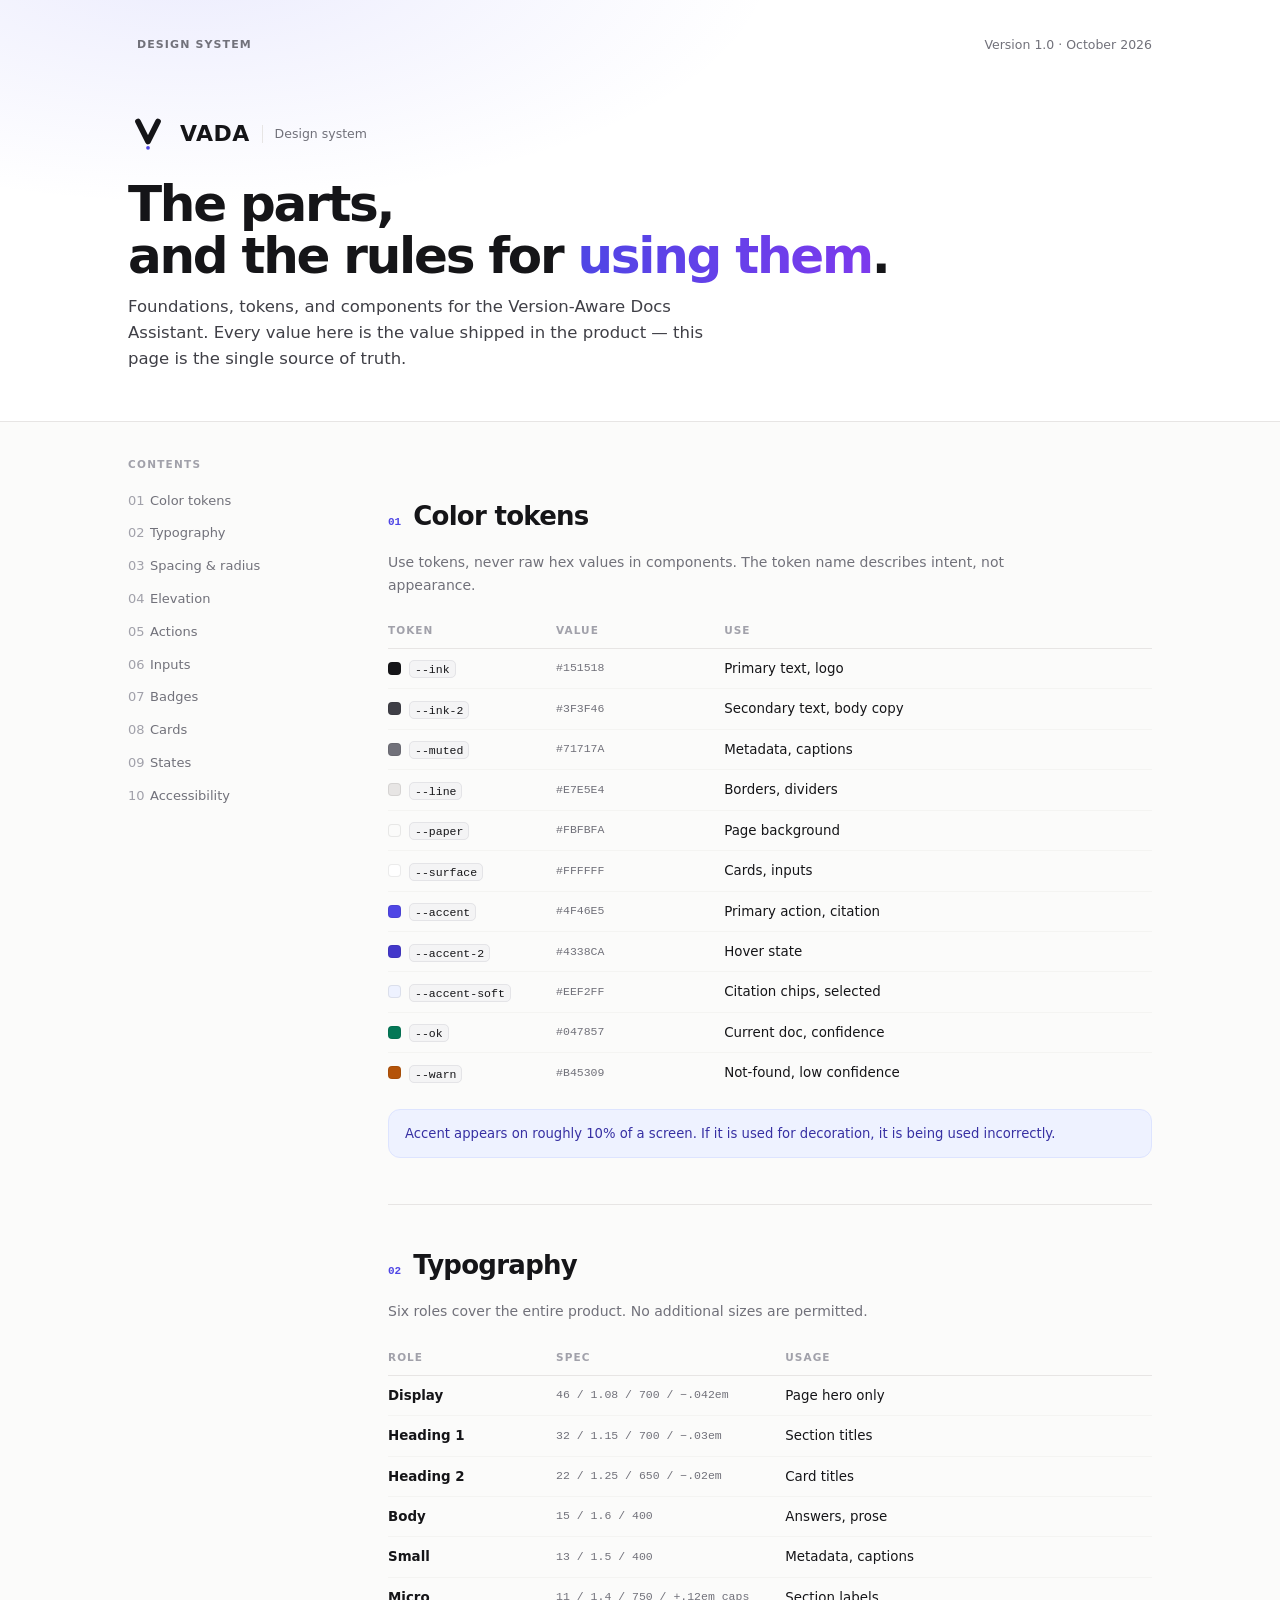
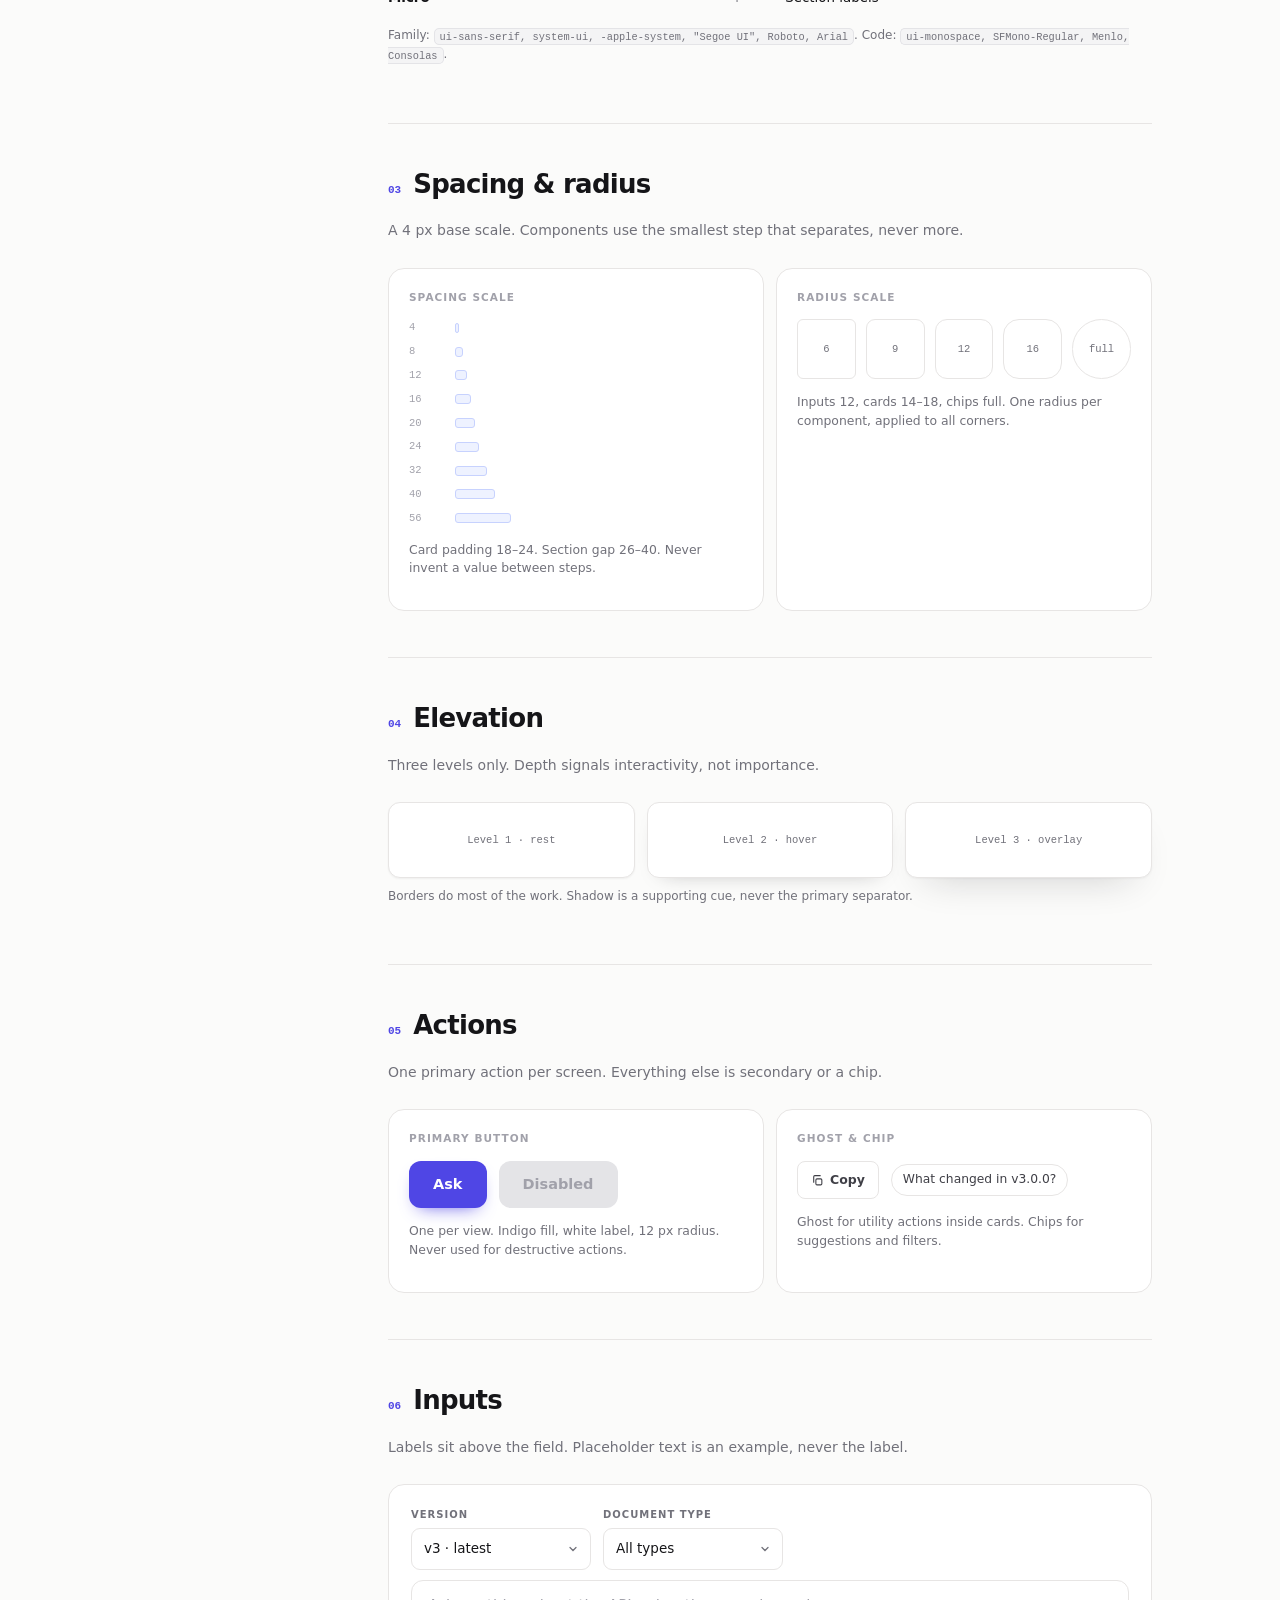
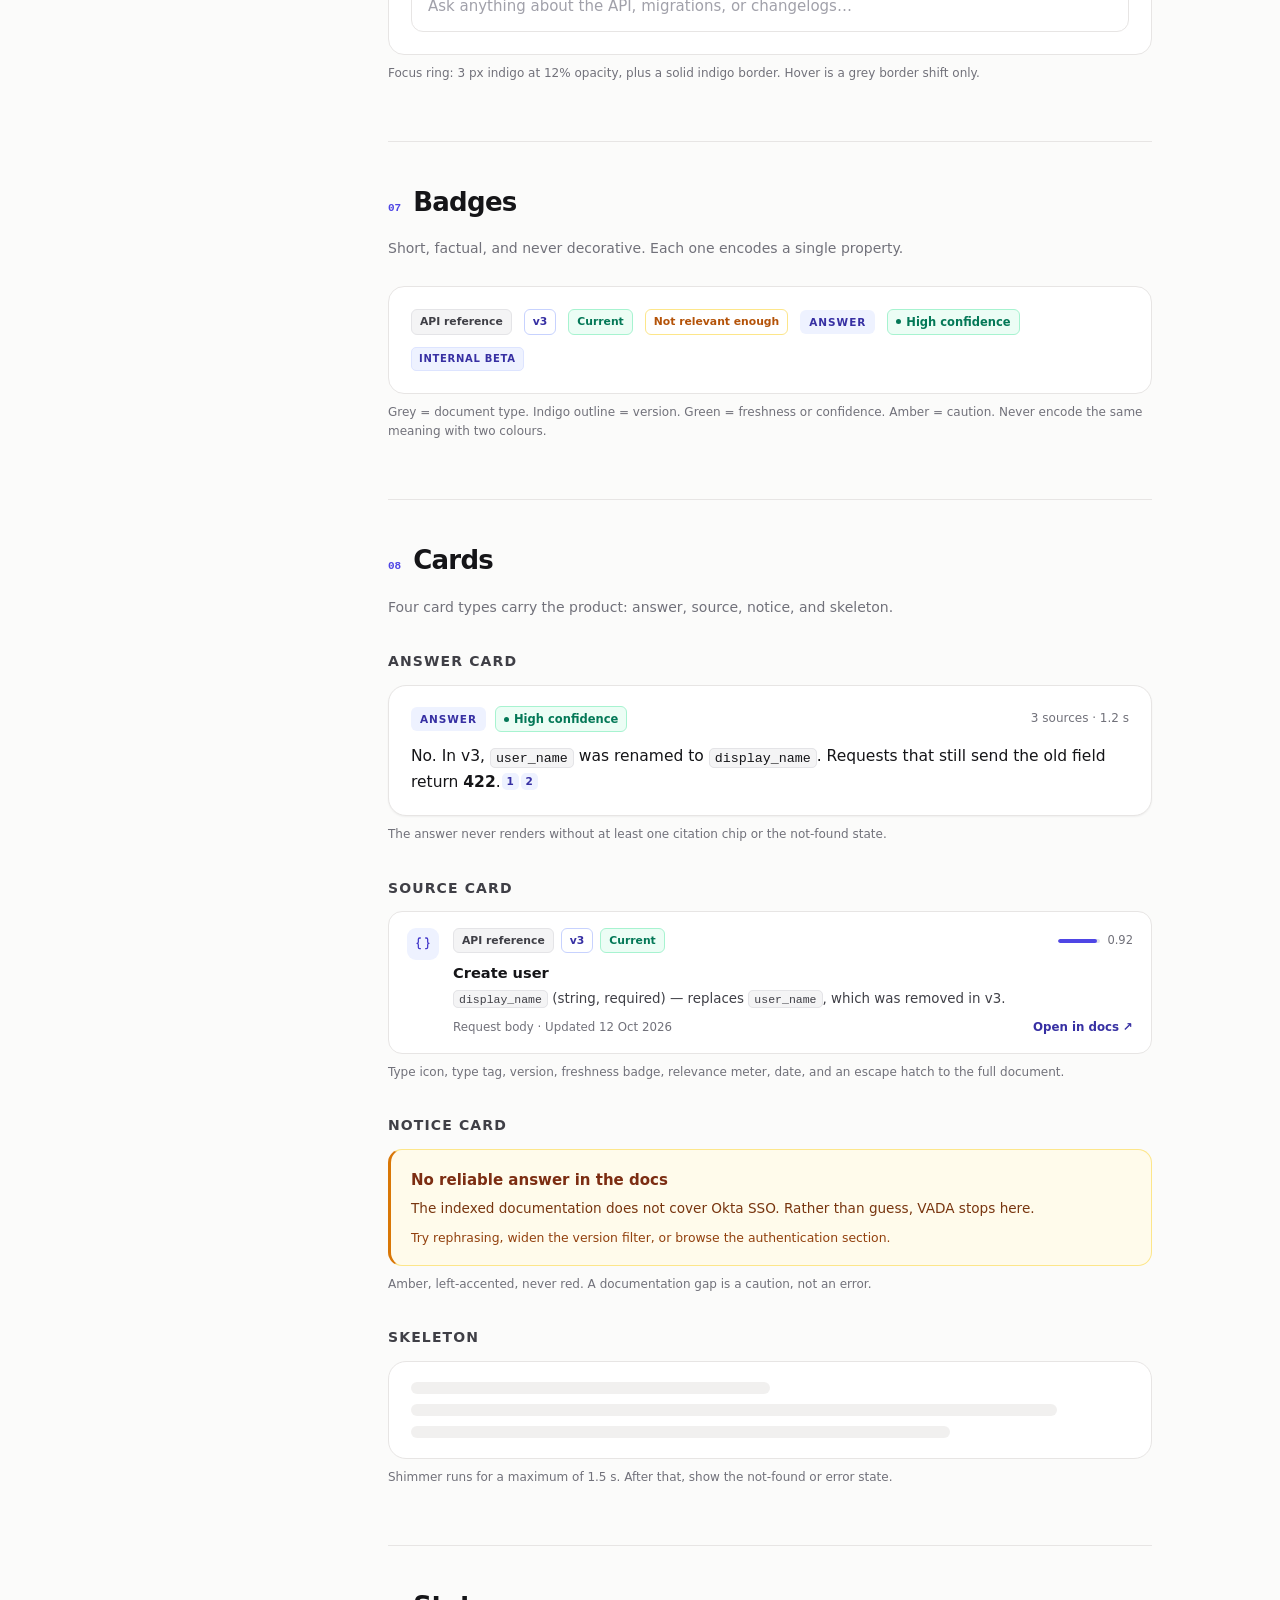
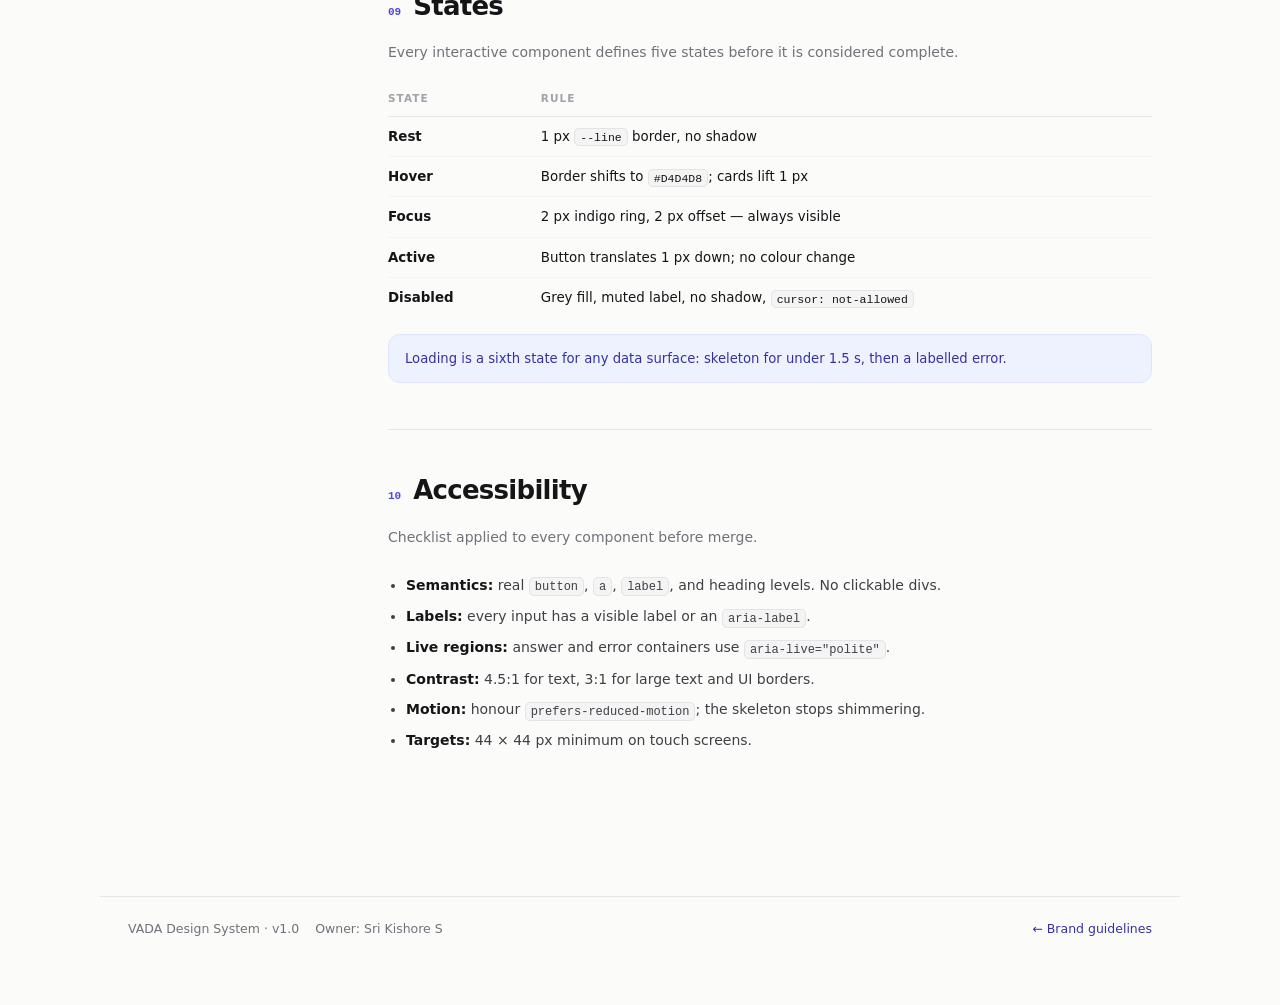
<file: design-system.html>
<!doctype html>
<html lang="en">
<head>
<meta charset="utf-8">
<meta name="viewport" content="width=device-width, initial-scale=1">
<title>VADA — Design System</title>
<link rel="icon" href="data:image/svg+xml,<svg xmlns='http://www.w3.org/2000/svg' viewBox='0 0 64 64'><path d='M16 12 32 44 48 12' fill='none' stroke='%23151518' stroke-width='9.2' stroke-linecap='round' stroke-linejoin='round'/><circle cx='32' cy='54' r='3' fill='%234F46E5'/></svg>">
<style>
  :root{
    --ink:#151518;--ink-2:#3F3F46;--muted:#71717A;--faint:#A1A1AA;
    --line:#E7E5E4;--line-2:#F4F4F2;--paper:#FBFBFA;--white:#fff;
    --accent:#4F46E5;--accent-2:#4338CA;--accent-ink:#3730A3;--accent-soft:#EEF2FF;
    --ok:#047857;--ok-soft:#ECFDF5;--warn:#B45309;--warn-soft:#FFFBEB;--danger:#B91C1C;
    --r-sm:8px;--r-md:12px;--r-lg:16px;--r-xl:22px;--r-full:999px;
    --shadow-sm:0 1px 2px rgba(21,21,24,.05);
    --shadow:0 1px 2px rgba(21,21,24,.04),0 18px 40px -22px rgba(21,21,24,.24);
    --font:ui-sans-serif,system-ui,-apple-system,"Segoe UI",Roboto,"Helvetica Neue",Arial,sans-serif;
    --mono:ui-monospace,SFMono-Regular,Menlo,Consolas,monospace;
    --ease:cubic-bezier(.2,.7,.3,1);
  }
  *{box-sizing:border-box}
  html{scroll-behavior:smooth}
  body{margin:0;background:var(--paper);color:var(--ink);font-family:var(--font);font-size:15px;line-height:1.6;-webkit-font-smoothing:antialiased}
  code{font-family:var(--mono);font-size:.86em;background:#F4F4F5;border:1px solid #E4E4E7;border-radius:5px;padding:1.5px 5px}
  a{color:inherit}
  :focus-visible{outline:2px solid var(--accent);outline-offset:2px}

  .hero{border-bottom:1px solid var(--line);background:radial-gradient(900px 380px at 15% -10%,rgba(99,102,241,.12),transparent 65%),var(--white)}
  .hero-in{max-width:1080px;margin:0 auto;padding:32px 28px 48px}
  .topline{display:flex;align-items:center;gap:12px;margin-bottom:56px}
  .topline .tag{font-size:11px;font-weight:700;letter-spacing:.1em;text-transform:uppercase;color:var(--muted)}
  .topline .right{margin-left:auto;font-size:12.5px;color:var(--muted)}
  .brandline{display:flex;align-items:center;gap:12px;margin-bottom:24px}
  .brandline svg{width:40px;height:40px}
  .brandline .nm{font-size:22px;font-weight:750;letter-spacing:.02em}
  .brandline .dv{width:1px;height:18px;background:var(--line)}
  .brandline .ds{font-size:12.5px;color:var(--muted)}
  h1{margin:0 0 12px;font-size:50px;line-height:1.04;letter-spacing:-.045em;font-weight:700}
  h1 em{font-style:normal;background:linear-gradient(90deg,#4F46E5,#7C3AED);-webkit-background-clip:text;background-clip:text;-webkit-text-fill-color:transparent}
  .hero p{margin:0;max-width:620px;color:var(--ink-2);font-size:16.5px}

  .shell{max-width:1080px;margin:0 auto;padding:0 28px 90px;display:grid;grid-template-columns:196px 1fr;gap:64px;align-items:start}
  .toc{position:sticky;top:26px;padding:34px 0;font-size:13px}
  .toc .h{font-size:10.5px;font-weight:750;letter-spacing:.12em;text-transform:uppercase;color:var(--faint);margin-bottom:12px}
  .toc a{display:block;padding:6px 0;color:var(--muted);text-decoration:none;transition:color .15s}
  .toc a:hover{color:var(--ink)}
  .toc a span{display:inline-block;width:22px;color:var(--faint);font-variant-numeric:tabular-nums}
  .content{min-width:0;padding-top:34px}
  section{padding:40px 0 46px;border-bottom:1px solid var(--line)}
  section:last-child{border-bottom:0}
  .sec-head{display:flex;align-items:baseline;gap:12px;margin-bottom:8px}
  .sec-num{font-family:var(--mono);font-size:11px;color:var(--accent);font-weight:600}
  h2{margin:0 0 6px;font-size:26px;letter-spacing:-.028em;font-weight:700}
  .sec-sub{margin:0 0 26px;color:var(--muted);font-size:14px;max-width:640px}
  h3{margin:32px 0 12px;font-size:14px;letter-spacing:.08em;text-transform:uppercase;color:var(--ink-2);font-weight:700}
  h3:first-child{margin-top:0}
  .caption{font-size:12px;color:var(--muted);margin-top:9px}
  .note{background:var(--accent-soft);border:1px solid #DDE4FF;border-radius:var(--r-md);padding:13px 16px;font-size:13.2px;color:var(--accent-ink);margin-top:16px}

  .surface{background:var(--white);border:1px solid var(--line);border-radius:var(--r-lg);padding:22px}
  .row{display:flex;gap:12px;flex-wrap:wrap;align-items:center}
  .stack{display:grid;gap:10px}

  /* components */
  .btn{
    appearance:none;border:0;border-radius:12px;background:var(--accent);color:#fff;
    font:inherit;font-weight:620;font-size:14.5px;padding:12px 24px;cursor:pointer;
    box-shadow:0 8px 18px -10px rgba(79,70,229,.95);
    transition:background .15s var(--ease),transform .06s var(--ease);
  }
  .btn:hover{background:var(--accent-2)}
  .btn:active{transform:translateY(1px)}
  .btn[disabled]{background:#E4E4E7;color:#A1A1AA;box-shadow:none;cursor:not-allowed}
  .ghost{
    appearance:none;border:1px solid var(--line);background:#fff;color:var(--ink-2);
    font:inherit;font-size:12.5px;font-weight:550;padding:8px 13px;border-radius:8px;cursor:pointer;
    display:inline-flex;align-items:center;gap:6px;transition:background .15s var(--ease),border-color .15s var(--ease);
  }
  .ghost:hover{background:#FAFAF9;border-color:#D4D4D8}
  .chip{
    appearance:none;border:1px solid var(--line);background:#fff;color:var(--ink-2);
    font:inherit;font-size:12.3px;padding:5px 11px;border-radius:999px;cursor:pointer;
    transition:background .15s var(--ease),border-color .15s var(--ease);
  }
  .chip:hover{background:#FAFAF9;border-color:#D4D4D8}

  .input{
    width:100%;height:52px;border:1px solid var(--line);border-radius:12px;padding:0 16px;
    font:inherit;font-size:15px;background:#fff;color:var(--ink);
    transition:border-color .15s var(--ease),box-shadow .15s var(--ease);
  }
  .input::placeholder{color:var(--faint)}
  .input:hover{border-color:#D4D4D8}
  .input:focus{outline:0;border-color:var(--accent);box-shadow:0 0 0 3px rgba(79,70,229,.12)}
  .field{display:flex;flex-direction:column;gap:5px;min-width:180px}
  .field > label{font-size:10px;font-weight:700;letter-spacing:.1em;text-transform:uppercase;color:var(--muted)}
  .select{
    appearance:none;border:1px solid var(--line);background:#fff;color:var(--ink);
    border-radius:9px;padding:9px 32px 9px 12px;font:inherit;font-size:13.5px;cursor:pointer;
    background-image:url("data:image/svg+xml;utf8,<svg xmlns='http://www.w3.org/2000/svg' width='12' height='12' viewBox='0 0 24 24' fill='none' stroke='%2371717A' stroke-width='2.5' stroke-linecap='round'><path d='M6 9l6 6 6-6'/></svg>");
    background-repeat:no-repeat;background-position:right 11px center;
  }
  .select:focus{outline:0;border-color:var(--accent);box-shadow:0 0 0 3px rgba(79,70,229,.12)}

  .pill{font-size:10.5px;font-weight:750;letter-spacing:.09em;text-transform:uppercase;background:var(--accent-soft);color:var(--accent-ink);padding:4px 9px;border-radius:6px;display:inline-block}
  .confidence{display:inline-flex;align-items:center;gap:5px;font-size:11.5px;font-weight:550;color:var(--ok);background:var(--ok-soft);border:1px solid #A7F3D0;padding:3px 8px;border-radius:6px}
  .confidence::before{content:"";width:5px;height:5px;border-radius:50%;background:var(--ok)}
  .tag{font-size:10.8px;font-weight:620;padding:3px 8px;border-radius:6px;border:1px solid transparent;display:inline-block}
  .tag-type{background:#F4F4F5;color:var(--ink-2);border-color:#E4E4E7}
  .tag-ver{background:#fff;color:var(--accent-ink);border-color:#C7D2FE}
  .tag-current{background:var(--ok-soft);color:var(--ok);border-color:#A7F3D0}
  .tag-beta{font-size:10px;font-weight:700;letter-spacing:.07em;text-transform:uppercase;color:var(--accent-ink);background:var(--accent-soft);border:1px solid #DDE4FF;padding:3px 7px;border-radius:5px}
  .tag-tie{font-size:10.8px;font-weight:620;color:var(--warn);background:#fff;border:1px solid #FDE68A;padding:3px 8px;border-radius:6px}

  .answer{background:#fff;border:1px solid var(--line);border-radius:18px;padding:20px 22px;box-shadow:var(--shadow-sm)}
  .answer-head{display:flex;align-items:center;gap:9px;margin-bottom:12px;flex-wrap:wrap}
  .answer-meta{font-size:12px;color:var(--muted);margin-left:auto}
  .answer p{margin:0 0 10px;font-size:15.5px;line-height:1.65}
  .answer p:last-child{margin-bottom:0}
  .cite{display:inline-grid;place-items:center;width:17px;height:17px;border-radius:5px;margin:0 1px;background:var(--accent-soft);color:var(--accent-ink);font-size:10.5px;font-weight:750;text-decoration:none;vertical-align:2px}

  .source{display:flex;gap:14px;background:#fff;border:1px solid var(--line);border-radius:14px;padding:16px 18px}
  .src-icon{width:32px;height:32px;flex:none;border-radius:9px;display:grid;place-items:center}
  .src-icon svg{width:16px;height:16px}
  .ic-api{background:#EEF2FF;color:#4338CA}
  .ic-mig{background:#ECFDF5;color:#047857}
  .ic-log{background:#FFF7ED;color:#C2410C}
  .src-body{min-width:0;flex:1}
  .source-top{display:flex;align-items:center;gap:7px;flex-wrap:wrap;margin-bottom:8px}
  .score{margin-left:auto;font-size:11.5px;color:var(--muted);display:flex;align-items:center;gap:7px;white-space:nowrap}
  .meter{width:42px;height:4px;border-radius:2px;background:#E4E4E7;overflow:hidden}
  .meter i{display:block;height:100%;background:var(--accent);border-radius:2px}
  .source h4{margin:0 0 4px;font-size:14.6px;font-weight:640}
  .source p{margin:0;color:var(--ink-2);font-size:13.4px;line-height:1.55}
  .source-foot{display:flex;align-items:center;gap:10px;margin-top:9px;font-size:11.8px;color:var(--muted)}
  .source-foot a{margin-left:auto;text-decoration:none;color:var(--accent-ink);font-weight:580}

  .notice{background:var(--warn-soft);border:1px solid #FDE68A;border-left:3px solid #D97706;border-radius:14px;padding:18px 20px}
  .notice h4{margin:0 0 6px;font-size:15px;font-weight:660;color:#7C2D12}
  .notice p{margin:0;color:#78350F;font-size:13.6px;line-height:1.55}
  .notice .hint{margin-top:9px;font-size:12.4px;color:#92400E}

  .skel{background:#fff;border:1px solid var(--line);border-radius:18px;padding:20px 22px}
  .skel-line{height:12px;border-radius:6px;margin-bottom:10px;background:linear-gradient(90deg,#F1F0EF 25%,#E7E5E4 37%,#F1F0EF 63%);background-size:400% 100%;animation:shimmer 1.3s ease infinite}
  .skel-line:last-child{margin-bottom:0}
  .w90{width:90%}.w75{width:75%}.w50{width:50%}
  @keyframes shimmer{0%{background-position:100% 50%}100%{background-position:0 50%}}

  .avatar{width:30px;height:30px;border-radius:50%;background:var(--accent-soft);color:var(--accent-ink);display:grid;place-items:center;font-size:11px;font-weight:750;border:1px solid #DDE4FF}

  .spec-row{display:grid;grid-template-columns:1fr 1fr;gap:12px}
  .spec-box{border:1px solid var(--line);border-radius:var(--r-lg);background:#fff;padding:20px}
  .spec-box .lbl{font-size:10.5px;font-weight:750;letter-spacing:.1em;text-transform:uppercase;color:var(--faint);margin-bottom:14px}
  .spec-box .usage{font-size:12.4px;color:var(--muted);margin-top:14px;line-height:1.5}

  /* spacing / radius / elevation */
  .bars{display:grid;gap:7px}
  .bar{display:flex;align-items:center;gap:12px;font-size:12px;color:var(--muted)}
  .bar .b{height:10px;background:var(--accent-soft);border:1px solid #C7D2FE;border-radius:3px}
  .bar span{font-family:var(--mono);font-size:10.5px;width:34px;color:var(--faint)}

  .radii{display:grid;grid-template-columns:repeat(5,1fr);gap:10px}
  .radii .r{height:60px;background:#fff;border:1px solid var(--line);display:grid;place-items:center;font-family:var(--mono);font-size:10.5px;color:var(--muted)}
  .elev{display:grid;grid-template-columns:repeat(3,1fr);gap:12px}
  .elev .e{height:76px;background:#fff;border:1px solid var(--line);border-radius:12px;display:grid;place-items:center;font-family:var(--mono);font-size:10.5px;color:var(--muted)}
  .e1{box-shadow:var(--shadow-sm)}
  .e2{box-shadow:0 8px 22px -16px rgba(21,21,24,.4)}
  .e3{box-shadow:var(--shadow)}

  .tokens{width:100%;border-collapse:collapse;font-size:13.4px}
  .tokens th{text-align:left;font-size:10.5px;letter-spacing:.1em;text-transform:uppercase;color:var(--faint);padding:0 0 9px;border-bottom:1px solid var(--line);font-weight:700}
  .tokens td{padding:9px 0;border-bottom:1px solid var(--line-2);vertical-align:middle}
  .tokens tr:last-child td{border-bottom:0}
  .dot{display:inline-block;width:13px;height:13px;border-radius:4px;border:1px solid rgba(0,0,0,.08);vertical-align:-2px;margin-right:8px}
  .mono{font-family:var(--mono);font-size:11.5px;color:var(--muted)}

  ul.clean{margin:0;padding-left:18px}
  ul.clean li{margin-bottom:8px;color:var(--ink-2);font-size:14px}
  ul.clean li b{color:var(--ink)}

  .foot{max-width:1080px;margin:0 auto;padding:22px 28px 70px;display:flex;gap:16px;flex-wrap:wrap;color:var(--muted);font-size:12.5px;border-top:1px solid var(--line)}
  .foot .right{margin-left:auto}
  .foot a{color:var(--accent-ink);text-decoration:none}
  .foot a:hover{text-decoration:underline}

  @media (max-width:860px){
    .shell{grid-template-columns:1fr;gap:0}
    .toc{position:static;padding:22px 0 0;display:flex;gap:16px;overflow-x:auto;white-space:nowrap;border-bottom:1px solid var(--line);font-size:12.5px}
    .toc .h{display:none}
    .toc a{padding:0 0 12px}
    .toc a span{width:auto;margin-right:4px}
    .content{padding-top:8px}
    h1{font-size:36px}
    .spec-row,.elev{grid-template-columns:1fr}
    .radii{grid-template-columns:repeat(3,1fr)}
  }
  @media (max-width:520px){
    .hero-in,.shell,.foot{padding-left:18px;padding-right:18px}
    .radii{grid-template-columns:1fr 1fr}
  }
</style>
</head>
<body>

<header class="hero">
  <div class="hero-in">
    <div class="topline">
      <span class="tag">Design system</span>
      <span class="right">Version 1.0 · October 2026</span>
    </div>

    <div class="brandline">
      <svg viewBox="0 0 64 64" aria-hidden="true">
        <path d="M16 12 L32 44 L48 12" fill="none" stroke="#151518" stroke-width="9.2" stroke-linecap="round" stroke-linejoin="round"/>
        <circle cx="32" cy="54" r="3" fill="#4F46E5"/>
      </svg>
      <span class="nm">VADA</span>
      <span class="dv"></span>
      <span class="ds">Design system</span>
    </div>

    <h1>The parts,<br>and the rules for <em>using them</em>.</h1>
    <p>Foundations, tokens, and components for the Version-Aware Docs Assistant. Every value here is the value shipped in the product — this page is the single source of truth.</p>
  </div>
</header>

<div class="shell">
  <aside class="toc">
    <div class="h">Contents</div>
    <a href="#tokens"><span>01</span>Color tokens</a>
    <a href="#type"><span>02</span>Typography</a>
    <a href="#space"><span>03</span>Spacing &amp; radius</a>
    <a href="#elevation"><span>04</span>Elevation</a>
    <a href="#actions"><span>05</span>Actions</a>
    <a href="#inputs"><span>06</span>Inputs</a>
    <a href="#badges"><span>07</span>Badges</a>
    <a href="#cards"><span>08</span>Cards</a>
    <a href="#states"><span>09</span>States</a>
    <a href="#a11y"><span>10</span>Accessibility</a>
  </aside>

  <main class="content">

    <!-- 01 -->
    <section id="tokens">
      <div class="sec-head"><span class="sec-num">01</span><h2>Color tokens</h2></div>
      <p class="sec-sub">Use tokens, never raw hex values in components. The token name describes intent, not appearance.</p>

      <table class="tokens">
        <thead><tr><th style="width:22%">Token</th><th style="width:22%">Value</th><th>Use</th></tr></thead>
        <tbody>
          <tr><td><span class="dot" style="background:#151518"></span><code>--ink</code></td><td class="mono">#151518</td><td>Primary text, logo</td></tr>
          <tr><td><span class="dot" style="background:#3F3F46"></span><code>--ink-2</code></td><td class="mono">#3F3F46</td><td>Secondary text, body copy</td></tr>
          <tr><td><span class="dot" style="background:#71717A"></span><code>--muted</code></td><td class="mono">#71717A</td><td>Metadata, captions</td></tr>
          <tr><td><span class="dot" style="background:#E7E5E4"></span><code>--line</code></td><td class="mono">#E7E5E4</td><td>Borders, dividers</td></tr>
          <tr><td><span class="dot" style="background:#FBFBFA"></span><code>--paper</code></td><td class="mono">#FBFBFA</td><td>Page background</td></tr>
          <tr><td><span class="dot" style="background:#FFFFFF"></span><code>--surface</code></td><td class="mono">#FFFFFF</td><td>Cards, inputs</td></tr>
          <tr><td><span class="dot" style="background:#4F46E5"></span><code>--accent</code></td><td class="mono">#4F46E5</td><td>Primary action, citation</td></tr>
          <tr><td><span class="dot" style="background:#4338CA"></span><code>--accent-2</code></td><td class="mono">#4338CA</td><td>Hover state</td></tr>
          <tr><td><span class="dot" style="background:#EEF2FF"></span><code>--accent-soft</code></td><td class="mono">#EEF2FF</td><td>Citation chips, selected</td></tr>
          <tr><td><span class="dot" style="background:#047857"></span><code>--ok</code></td><td class="mono">#047857</td><td>Current doc, confidence</td></tr>
          <tr><td><span class="dot" style="background:#B45309"></span><code>--warn</code></td><td class="mono">#B45309</td><td>Not-found, low confidence</td></tr>
        </tbody>
      </table>

      <div class="note">Accent appears on roughly 10% of a screen. If it is used for decoration, it is being used incorrectly.</div>
    </section>

    <!-- 02 -->
    <section id="type">
      <div class="sec-head"><span class="sec-num">02</span><h2>Typography</h2></div>
      <p class="sec-sub">Six roles cover the entire product. No additional sizes are permitted.</p>

      <table class="tokens">
        <thead><tr><th style="width:22%">Role</th><th style="width:30%">Spec</th><th>Usage</th></tr></thead>
        <tbody>
          <tr><td><b>Display</b></td><td class="mono">46 / 1.08 / 700 / −.042em</td><td>Page hero only</td></tr>
          <tr><td><b>Heading 1</b></td><td class="mono">32 / 1.15 / 700 / −.03em</td><td>Section titles</td></tr>
          <tr><td><b>Heading 2</b></td><td class="mono">22 / 1.25 / 650 / −.02em</td><td>Card titles</td></tr>
          <tr><td><b>Body</b></td><td class="mono">15 / 1.6 / 400</td><td>Answers, prose</td></tr>
          <tr><td><b>Small</b></td><td class="mono">13 / 1.5 / 400</td><td>Metadata, captions</td></tr>
          <tr><td><b>Micro</b></td><td class="mono">11 / 1.4 / 750 / +.12em caps</td><td>Section labels</td></tr>
        </tbody>
      </table>

      <p class="caption">Family: <code>ui-sans-serif, system-ui, -apple-system, "Segoe UI", Roboto, Arial</code>. Code: <code>ui-monospace, SFMono-Regular, Menlo, Consolas</code>.</p>
    </section>

    <!-- 03 -->
    <section id="space">
      <div class="sec-head"><span class="sec-num">03</span><h2>Spacing &amp; radius</h2></div>
      <p class="sec-sub">A 4 px base scale. Components use the smallest step that separates, never more.</p>

      <div class="spec-row">
        <div class="spec-box">
          <div class="lbl">Spacing scale</div>
          <div class="bars">
            <div class="bar"><span>4</span><div class="b" style="width:4px"></div></div>
            <div class="bar"><span>8</span><div class="b" style="width:8px"></div></div>
            <div class="bar"><span>12</span><div class="b" style="width:12px"></div></div>
            <div class="bar"><span>16</span><div class="b" style="width:16px"></div></div>
            <div class="bar"><span>20</span><div class="b" style="width:20px"></div></div>
            <div class="bar"><span>24</span><div class="b" style="width:24px"></div></div>
            <div class="bar"><span>32</span><div class="b" style="width:32px"></div></div>
            <div class="bar"><span>40</span><div class="b" style="width:40px"></div></div>
            <div class="bar"><span>56</span><div class="b" style="width:56px"></div></div>
          </div>
          <p class="usage">Card padding 18–24. Section gap 26–40. Never invent a value between steps.</p>
        </div>

        <div class="spec-box">
          <div class="lbl">Radius scale</div>
          <div class="radii">
            <div class="r" style="border-radius:6px">6</div>
            <div class="r" style="border-radius:9px">9</div>
            <div class="r" style="border-radius:12px">12</div>
            <div class="r" style="border-radius:16px">16</div>
            <div class="r" style="border-radius:999px">full</div>
          </div>
          <p class="usage">Inputs 12, cards 14–18, chips full. One radius per component, applied to all corners.</p>
        </div>
      </div>
    </section>

    <!-- 04 -->
    <section id="elevation">
      <div class="sec-head"><span class="sec-num">04</span><h2>Elevation</h2></div>
      <p class="sec-sub">Three levels only. Depth signals interactivity, not importance.</p>
      <div class="elev">
        <div class="e e1">Level 1 · rest</div>
        <div class="e e2">Level 2 · hover</div>
        <div class="e e3">Level 3 · overlay</div>
      </div>
      <p class="caption">Borders do most of the work. Shadow is a supporting cue, never the primary separator.</p>
    </section>

    <!-- 05 -->
    <section id="actions">
      <div class="sec-head"><span class="sec-num">05</span><h2>Actions</h2></div>
      <p class="sec-sub">One primary action per screen. Everything else is secondary or a chip.</p>

      <div class="spec-row">
        <div class="spec-box">
          <div class="lbl">Primary button</div>
          <div class="row"><button class="btn">Ask</button><button class="btn" disabled>Disabled</button></div>
          <p class="usage">One per view. Indigo fill, white label, 12 px radius. Never used for destructive actions.</p>
        </div>
        <div class="spec-box">
          <div class="lbl">Ghost &amp; chip</div>
          <div class="row">
            <button class="ghost"><svg width="13" height="13" viewBox="0 0 24 24" fill="none" stroke="currentColor" stroke-width="2" stroke-linecap="round"><rect x="9" y="9" width="11" height="11" rx="2"/><path d="M5 15V5a2 2 0 0 1 2-2h10"/></svg>Copy</button>
            <button class="chip">What changed in v3.0.0?</button>
          </div>
          <p class="usage">Ghost for utility actions inside cards. Chips for suggestions and filters.</p>
        </div>
      </div>
    </section>

    <!-- 06 -->
    <section id="inputs">
      <div class="sec-head"><span class="sec-num">06</span><h2>Inputs</h2></div>
      <p class="sec-sub">Labels sit above the field. Placeholder text is an example, never the label.</p>

      <div class="surface stack">
        <div class="row" style="align-items:flex-end">
          <div class="field">
            <label for="ds-v">Version</label>
            <select class="select" id="ds-v"><option>v3 · latest</option><option>v2</option><option>v1</option></select>
          </div>
          <div class="field">
            <label for="ds-t">Document type</label>
            <select class="select" id="ds-t"><option>All types</option><option>API reference</option><option>Migration guide</option></select>
          </div>
        </div>
        <input class="input" placeholder="Ask anything about the API, migrations, or changelogs…" aria-label="Example question">
      </div>
      <p class="caption">Focus ring: 3 px indigo at 12% opacity, plus a solid indigo border. Hover is a grey border shift only.</p>
    </section>

    <!-- 07 -->
    <section id="badges">
      <div class="sec-head"><span class="sec-num">07</span><h2>Badges</h2></div>
      <p class="sec-sub">Short, factual, and never decorative. Each one encodes a single property.</p>

      <div class="surface">
        <div class="row">
          <span class="tag tag-type">API reference</span>
          <span class="tag tag-ver">v3</span>
          <span class="tag tag-current">Current</span>
          <span class="tag tag-tie">Not relevant enough</span>
          <span class="pill">Answer</span>
          <span class="confidence">High confidence</span>
          <span class="tag-beta">Internal beta</span>
        </div>
      </div>
      <p class="caption">Grey = document type. Indigo outline = version. Green = freshness or confidence. Amber = caution. Never encode the same meaning with two colours.</p>
    </section>

    <!-- 08 -->
    <section id="cards">
      <div class="sec-head"><span class="sec-num">08</span><h2>Cards</h2></div>
      <p class="sec-sub">Four card types carry the product: answer, source, notice, and skeleton.</p>

      <h3>Answer card</h3>
      <div class="answer">
        <div class="answer-head">
          <span class="pill">Answer</span>
          <span class="confidence">High confidence</span>
          <span class="answer-meta">3 sources · 1.2 s</span>
        </div>
        <p>No. In v3, <code>user_name</code> was renamed to <code>display_name</code>. Requests that still send the old field return <strong>422</strong>.<a class="cite" href="#">1</a><a class="cite" href="#">2</a></p>
      </div>
      <p class="caption">The answer never renders without at least one citation chip or the not-found state.</p>

      <h3>Source card</h3>
      <div class="source">
        <span class="src-icon ic-api">
          <svg viewBox="0 0 24 24" fill="none" stroke="currentColor" stroke-width="1.9" stroke-linecap="round" stroke-linejoin="round"><path d="M8 3H7a2 2 0 0 0-2 2v4a2 2 0 0 1-2 2 2 2 0 0 1 2 2v4a2 2 0 0 0 2 2h1"/><path d="M16 3h1a2 2 0 0 1 2 2v4a2 2 0 0 0 2 2 2 2 0 0 0-2 2v4a2 2 0 0 1-2 2h-1"/></svg>
        </span>
        <div class="src-body">
          <div class="source-top">
            <span class="tag tag-type">API reference</span>
            <span class="tag tag-ver">v3</span>
            <span class="tag tag-current">Current</span>
            <span class="score"><span class="meter"><i style="width:92%"></i></span>0.92</span>
          </div>
          <h4>Create user</h4>
          <p><code>display_name</code> (string, required) — replaces <code>user_name</code>, which was removed in v3.</p>
          <div class="source-foot"><span>Request body · Updated 12 Oct 2026</span><a href="#">Open in docs ↗</a></div>
        </div>
      </div>
      <p class="caption">Type icon, type tag, version, freshness badge, relevance meter, date, and an escape hatch to the full document.</p>

      <h3>Notice card</h3>
      <div class="notice">
        <h4>No reliable answer in the docs</h4>
        <p>The indexed documentation does not cover Okta SSO. Rather than guess, VADA stops here.</p>
        <p class="hint">Try rephrasing, widen the version filter, or browse the authentication section.</p>
      </div>
      <p class="caption">Amber, left-accented, never red. A documentation gap is a caution, not an error.</p>

      <h3>Skeleton</h3>
      <div class="skel">
        <div class="skel-line w50"></div>
        <div class="skel-line w90"></div>
        <div class="skel-line w75"></div>
      </div>
      <p class="caption">Shimmer runs for a maximum of 1.5 s. After that, show the not-found or error state.</p>
    </section>

    <!-- 09 -->
    <section id="states">
      <div class="sec-head"><span class="sec-num">09</span><h2>States</h2></div>
      <p class="sec-sub">Every interactive component defines five states before it is considered complete.</p>
      <table class="tokens">
        <thead><tr><th style="width:20%">State</th><th>Rule</th></tr></thead>
        <tbody>
          <tr><td><b>Rest</b></td><td>1 px <code>--line</code> border, no shadow</td></tr>
          <tr><td><b>Hover</b></td><td>Border shifts to <code>#D4D4D8</code>; cards lift 1 px</td></tr>
          <tr><td><b>Focus</b></td><td>2 px indigo ring, 2 px offset — always visible</td></tr>
          <tr><td><b>Active</b></td><td>Button translates 1 px down; no colour change</td></tr>
          <tr><td><b>Disabled</b></td><td>Grey fill, muted label, no shadow, <code>cursor: not-allowed</code></td></tr>
        </tbody>
      </table>
      <div class="note">Loading is a sixth state for any data surface: skeleton for under 1.5 s, then a labelled error.</div>
    </section>

    <!-- 10 -->
    <section id="a11y">
      <div class="sec-head"><span class="sec-num">10</span><h2>Accessibility</h2></div>
      <p class="sec-sub">Checklist applied to every component before merge.</p>
      <ul class="clean">
        <li><b>Semantics:</b> real <code>button</code>, <code>a</code>, <code>label</code>, and heading levels. No clickable divs.</li>
        <li><b>Labels:</b> every input has a visible label or an <code>aria-label</code>.</li>
        <li><b>Live regions:</b> answer and error containers use <code>aria-live="polite"</code>.</li>
        <li><b>Contrast:</b> 4.5:1 for text, 3:1 for large text and UI borders.</li>
        <li><b>Motion:</b> honour <code>prefers-reduced-motion</code>; the skeleton stops shimmering.</li>
        <li><b>Targets:</b> 44 × 44 px minimum on touch screens.</li>
      </ul>
    </section>

  </main>
</div>

<div class="foot">
  <span>VADA Design System · v1.0</span>
  <span>Owner: Sri Kishore S</span>
  <span class="right"><a href="brand-guidelines.html">← Brand guidelines</a></span>
</div>

</body>
</html>
</file>
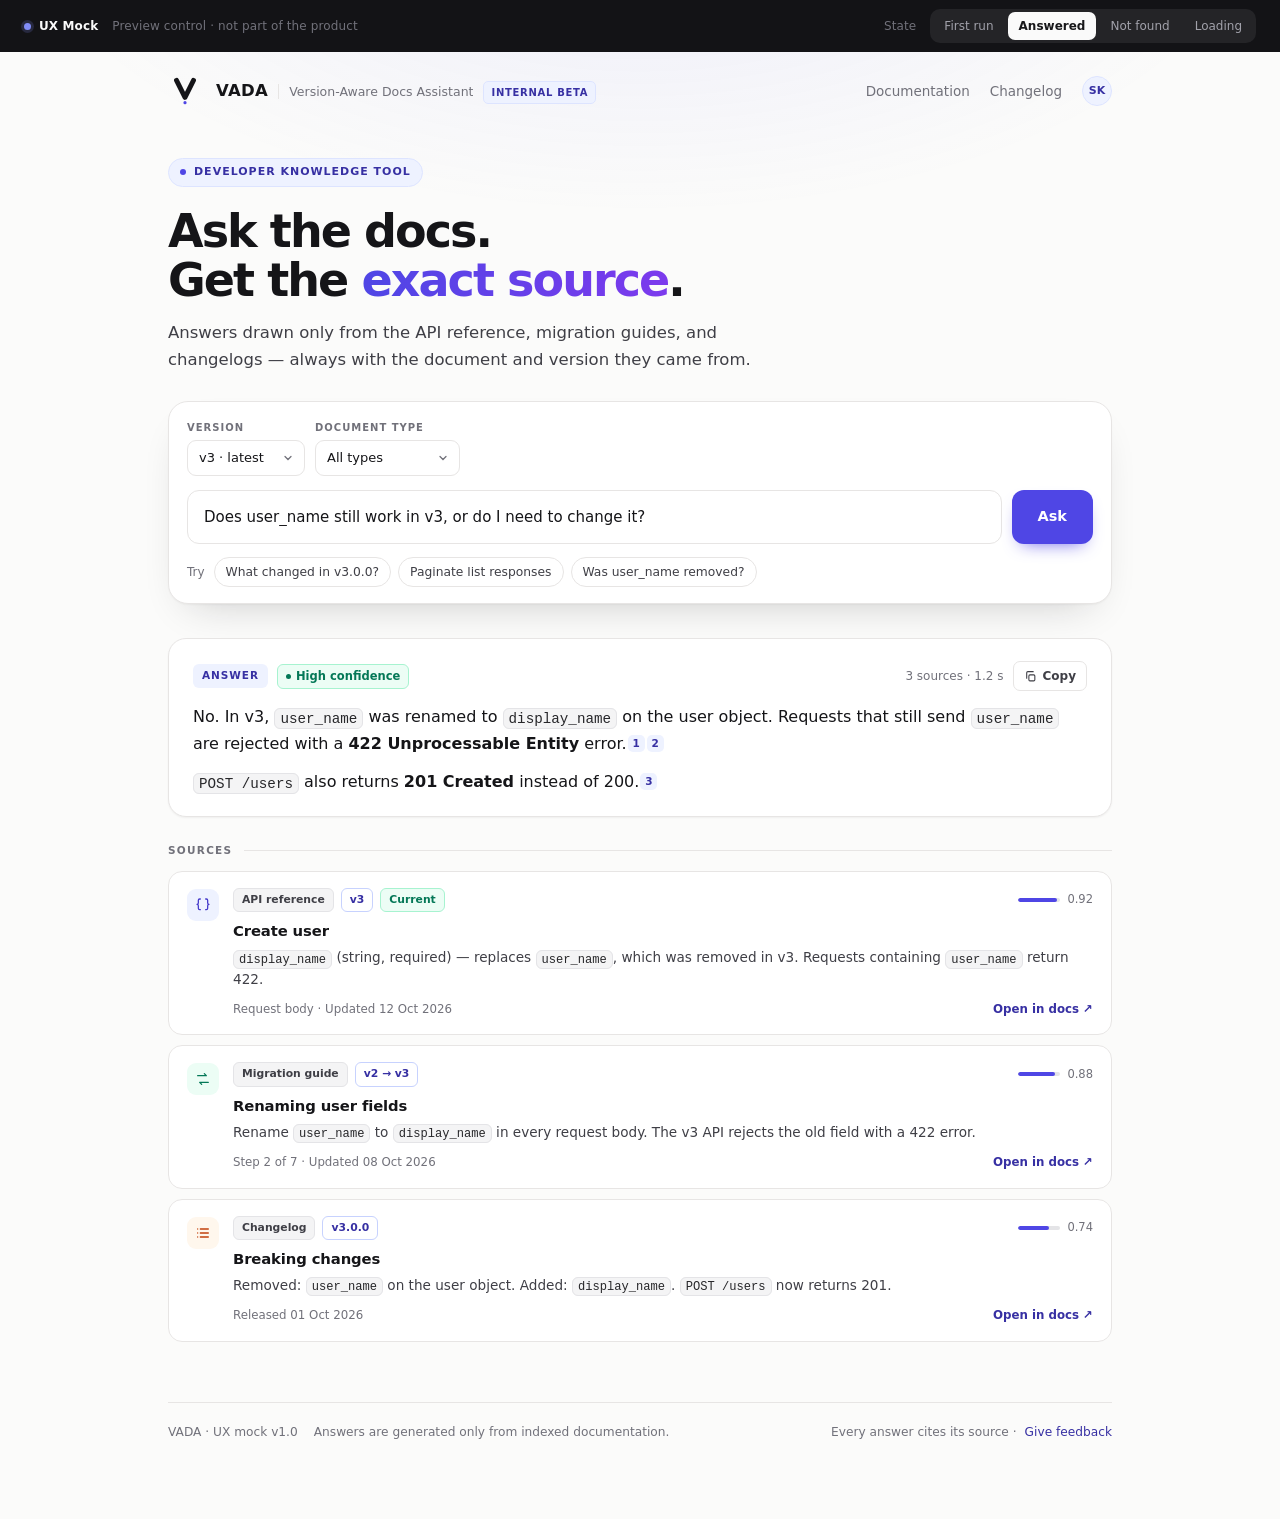
<file: ux-mockup.html>
<!doctype html>
<html lang="en">
<head>
<meta charset="utf-8">
<meta name="viewport" content="width=device-width, initial-scale=1">
<title>VADA — Version-Aware Docs Assistant</title>
<link rel="icon" href="data:image/svg+xml,<svg xmlns='http://www.w3.org/2000/svg' viewBox='0 0 64 64'><path d='M16 12 32 44 48 12' fill='none' stroke='%23151518' stroke-width='9.2' stroke-linecap='round' stroke-linejoin='round'/><circle cx='32' cy='54' r='3' fill='%234F46E5'/></svg>">
<style>
  :root{
    --bg:#FBFBFA;
    --surface:#FFFFFF;
    --ink:#151518;
    --ink-2:#3F3F46;
    --muted:#71717A;
    --faint:#A1A1AA;
    --line:#E7E5E4;
    --line-2:#F4F4F2;
    --accent:#4F46E5;
    --accent-2:#4338CA;
    --accent-ink:#3730A3;
    --accent-soft:#EEF2FF;
    --ok:#047857;
    --ok-soft:#ECFDF5;
    --warn:#B45309;
    --warn-soft:#FFFBEB;
    --radius:18px;
    --shadow-sm:0 1px 2px rgba(21,21,24,.05);
    --shadow:0 1px 2px rgba(21,21,24,.04), 0 18px 40px -22px rgba(21,21,24,.24);
    --ease:cubic-bezier(.2,.7,.3,1);
  }
  *{box-sizing:border-box}
  html,body{margin:0;padding:0}
  body{
    background:var(--bg);
    color:var(--ink);
    font-family:ui-sans-serif,system-ui,-apple-system,"Segoe UI",Roboto,"Helvetica Neue",Arial,sans-serif;
    font-size:15px;line-height:1.5;
    -webkit-font-smoothing:antialiased;text-rendering:optimizeLegibility;
  }
  body::before{
    content:"";position:fixed;inset:0;z-index:0;pointer-events:none;
    background:radial-gradient(900px 460px at 50% -12%, rgba(99,102,241,.10), transparent 70%);
  }
  a{color:inherit}
  code,.mono{font-family:ui-monospace,SFMono-Regular,Menlo,Consolas,monospace;font-size:.89em}
  code{background:#F4F4F5;border:1px solid #E4E4E7;border-radius:6px;padding:1.5px 5px;color:#27272A;white-space:nowrap}
  :focus-visible{outline:2px solid var(--accent);outline-offset:2px}

  /* ============ preview bar (demo only) ============ */
  .review-bar{
    position:sticky;top:0;z-index:90;
    display:flex;align-items:center;gap:14px;flex-wrap:wrap;
    padding:9px 24px;background:#131316;color:#E4E4E7;
    font-size:12px;letter-spacing:.01em;
  }
  .review-bar .dot{width:7px;height:7px;border-radius:50%;background:#818CF8;display:inline-block;margin-right:8px;box-shadow:0 0 0 3px rgba(129,140,248,.18)}
  .review-bar strong{font-weight:650;color:#FAFAFA}
  .review-bar .muted{color:#71717A}
  .review-bar .spacer{flex:1}
  .states{display:flex;gap:3px;background:#242427;padding:3px;border-radius:10px}
  .states button{
    appearance:none;border:0;background:transparent;color:#A1A1AA;
    font:inherit;font-size:12px;font-weight:500;padding:5px 11px;border-radius:7px;cursor:pointer;
    transition:background .15s var(--ease), color .15s var(--ease);
  }
  .states button:hover{color:#E4E4E7}
  .states button.active{background:#FAFAFA;color:#18181B;font-weight:650}

  /* ============ nav ============ */
  .nav{
    position:relative;z-index:2;
    max-width:1000px;margin:0 auto;padding:22px 28px 4px;
    display:flex;align-items:center;gap:14px;
  }
  .mark{width:34px;height:34px;flex:none;display:block}
  .brand{display:flex;align-items:baseline;gap:10px;min-width:0}
  .brand-name{font-size:16.5px;font-weight:750;letter-spacing:.02em}
  .brand-sep{width:1px;height:15px;background:var(--line);align-self:center}
  .brand-sub{font-size:12.5px;color:var(--muted);white-space:nowrap;overflow:hidden;text-overflow:ellipsis}
  .beta{
    font-size:10px;font-weight:700;letter-spacing:.07em;text-transform:uppercase;
    color:var(--accent-ink);background:var(--accent-soft);
    border:1px solid #DDE4FF;padding:3px 7px;border-radius:5px;
  }
  .nav .right{margin-left:auto;display:flex;align-items:center;gap:20px}
  .nav .right a{font-size:13.5px;color:var(--muted);text-decoration:none;transition:color .15s}
  .nav .right a:hover{color:var(--ink)}
  .avatar{
    width:30px;height:30px;border-radius:50%;
    background:var(--accent-soft);color:var(--accent-ink);
    display:grid;place-items:center;font-size:11px;font-weight:750;
    border:1px solid #DDE4FF;
  }

  /* ============ layout ============ */
  main{position:relative;z-index:1;max-width:1000px;margin:0 auto;padding:0 28px 80px}
  .hero{max-width:700px;padding:46px 0 28px}
  .eyebrow{
    display:inline-flex;align-items:center;gap:8px;
    font-size:11px;font-weight:700;letter-spacing:.09em;text-transform:uppercase;
    color:var(--accent-ink);background:var(--accent-soft);
    padding:5px 11px;border-radius:999px;margin-bottom:20px;
    border:1px solid #DDE4FF;
  }
  .eyebrow i{width:6px;height:6px;border-radius:50%;background:var(--accent);display:block}
  h1{margin:0 0 14px;font-size:46px;line-height:1.08;letter-spacing:-.042em;font-weight:700}
  h1 em{font-style:normal;color:var(--accent);background:linear-gradient(90deg,#4F46E5,#7C3AED);-webkit-background-clip:text;background-clip:text;-webkit-text-fill-color:transparent}
  .lede{margin:0;color:var(--ink-2);font-size:16.5px;line-height:1.62;max-width:600px}

  /* ============ ask panel ============ */
  .ask-panel{
    background:var(--surface);border:1px solid var(--line);border-radius:20px;
    padding:18px 18px 16px;box-shadow:var(--shadow);margin-bottom:34px;
  }
  .filters{display:flex;gap:10px;flex-wrap:wrap;margin-bottom:14px}
  .field{display:flex;flex-direction:column;gap:5px}
  .field > span{font-size:10px;font-weight:700;letter-spacing:.1em;text-transform:uppercase;color:var(--muted)}
  .select{
    appearance:none;border:1px solid var(--line);background:#fff;color:var(--ink);
    border-radius:9px;padding:7px 30px 7px 11px;font:inherit;font-size:13px;cursor:pointer;
    background-image:url("data:image/svg+xml;utf8,<svg xmlns='http://www.w3.org/2000/svg' width='12' height='12' viewBox='0 0 24 24' fill='none' stroke='%2371717A' stroke-width='2.5' stroke-linecap='round'><path d='M6 9l6 6 6-6'/></svg>");
    background-repeat:no-repeat;background-position:right 10px center;
    transition:border-color .15s var(--ease), box-shadow .15s var(--ease);
  }
  .select:hover{border-color:#D4D4D8}
  .select:focus{outline:0;border-color:var(--accent);box-shadow:0 0 0 3px rgba(79,70,229,.12)}
  .ask-row{display:flex;gap:10px;align-items:stretch}
  .ask-input{
    flex:1;height:54px;border:1px solid var(--line);border-radius:12px;
    padding:0 16px;font:inherit;font-size:15px;color:var(--ink);background:#fff;min-width:0;
    transition:border-color .15s var(--ease), box-shadow .15s var(--ease);
  }
  .ask-input::placeholder{color:var(--faint)}
  .ask-input:hover{border-color:#D4D4D8}
  .ask-input:focus{outline:0;border-color:var(--accent);box-shadow:0 0 0 3px rgba(79,70,229,.12)}
  .btn{
    appearance:none;border:0;border-radius:12px;background:var(--accent);color:#fff;
    font:inherit;font-weight:620;font-size:14.5px;padding:0 26px;cursor:pointer;white-space:nowrap;
    box-shadow:0 8px 18px -10px rgba(79,70,229,.95);
    transition:background .15s var(--ease), transform .06s var(--ease), box-shadow .15s var(--ease);
  }
  .btn:hover{background:var(--accent-2);box-shadow:0 10px 22px -10px rgba(79,70,229,1)}
  .btn:active{transform:translateY(1px)}
  .try{display:flex;align-items:center;gap:7px;flex-wrap:wrap;margin-top:13px}
  .try .label{font-size:12px;color:var(--muted);margin-right:2px}
  .chip{
    appearance:none;border:1px solid var(--line);background:#fff;color:var(--ink-2);
    font:inherit;font-size:12.3px;padding:5px 11px;border-radius:999px;cursor:pointer;
    transition:background .15s var(--ease), border-color .15s var(--ease);
  }
  .chip:hover{background:#FAFAF9;border-color:#D4D4D8;color:var(--ink)}

  /* ============ shared ============ */
  .section-label{
    display:flex;align-items:center;gap:12px;
    font-size:10.5px;font-weight:750;letter-spacing:.12em;text-transform:uppercase;
    color:var(--muted);margin:0 0 12px;
  }
  .section-label::after{content:"";flex:1;height:1px;background:var(--line)}
  .hidden{display:none !important}

  /* ============ answer ============ */
  .answer{
    background:var(--surface);border:1px solid var(--line);border-radius:var(--radius);
    padding:22px 24px 20px;box-shadow:var(--shadow-sm);
  }
  .answer-head{display:flex;align-items:center;gap:9px;margin-bottom:13px;flex-wrap:wrap}
  .pill{
    font-size:10.5px;font-weight:750;letter-spacing:.09em;text-transform:uppercase;
    background:var(--accent-soft);color:var(--accent-ink);padding:4px 9px;border-radius:6px;
  }
  .confidence{
    display:inline-flex;align-items:center;gap:5px;
    font-size:11.5px;font-weight:550;color:var(--ok);background:var(--ok-soft);
    border:1px solid #A7F3D0;padding:3px 8px;border-radius:6px;
  }
  .confidence::before{content:"";width:5px;height:5px;border-radius:50%;background:var(--ok)}
  .answer-meta{font-size:12px;color:var(--muted);margin-left:auto}
  .ghost{
    appearance:none;border:1px solid var(--line);background:#fff;color:var(--ink-2);
    font:inherit;font-size:12px;font-weight:550;padding:5px 10px;border-radius:7px;cursor:pointer;
    display:inline-flex;align-items:center;gap:6px;
    transition:background .15s var(--ease), border-color .15s var(--ease);
  }
  .ghost:hover{background:#FAFAF9;border-color:#D4D4D8}
  .answer p{margin:0 0 11px;font-size:16px;line-height:1.68;color:var(--ink)}
  .answer p:last-child{margin-bottom:0}
  .cite{
    display:inline-grid;place-items:center;width:17px;height:17px;border-radius:5px;margin:0 1px;
    background:var(--accent-soft);color:var(--accent-ink);
    font-size:10.5px;font-weight:750;vertical-align:2px;text-decoration:none;
    transition:background .15s var(--ease);
  }
  .cite:hover{background:#E0E7FF}

  /* ============ sources ============ */
  .sources{margin-top:26px}
  .source{
    display:flex;gap:14px;
    background:var(--surface);border:1px solid var(--line);border-radius:14px;
    padding:16px 18px;margin-bottom:10px;
    transition:border-color .18s var(--ease), box-shadow .18s var(--ease), transform .18s var(--ease);
  }
  .source:hover{border-color:#D4D4D8;box-shadow:var(--shadow-sm);transform:translateY(-1px)}
  .src-icon{
    width:32px;height:32px;flex:none;border-radius:9px;display:grid;place-items:center;
    margin-top:1px;
  }
  .src-icon svg{width:16px;height:16px}
  .ic-api{background:#EEF2FF;color:#4338CA}
  .ic-mig{background:#ECFDF5;color:#047857}
  .ic-log{background:#FFF7ED;color:#C2410C}
  .src-body{min-width:0;flex:1}
  .source-top{display:flex;align-items:center;gap:7px;flex-wrap:wrap;margin-bottom:8px}
  .tag{font-size:10.8px;font-weight:620;padding:3px 8px;border-radius:6px;border:1px solid transparent}
  .tag-type{background:#F4F4F5;color:var(--ink-2);border-color:#E4E4E7}
  .tag-ver{background:#fff;color:var(--accent-ink);border-color:#C7D2FE}
  .tag-current{background:var(--ok-soft);color:var(--ok);border-color:#A7F3D0}
  .score{margin-left:auto;font-size:11.5px;color:var(--muted);display:flex;align-items:center;gap:7px;white-space:nowrap}
  .meter{width:42px;height:4px;border-radius:2px;background:#E4E4E7;overflow:hidden}
  .meter i{display:block;height:100%;background:var(--accent);border-radius:2px}
  .source h3{margin:0 0 5px;font-size:14.8px;font-weight:640;letter-spacing:-.008em}
  .snippet{
    margin:0;color:var(--ink-2);font-size:13.6px;line-height:1.58;
    display:-webkit-box;-webkit-line-clamp:2;-webkit-box-orient:vertical;overflow:hidden;
  }
  .source-foot{display:flex;align-items:center;gap:10px;margin-top:10px;font-size:11.8px;color:var(--muted);flex-wrap:wrap}
  .source-foot a{margin-left:auto;text-decoration:none;color:var(--accent-ink);font-weight:580;white-space:nowrap}
  .source-foot a:hover{text-decoration:underline}

  /* ============ first run ============ */
  .examples{display:grid;grid-template-columns:1fr 1fr;gap:10px;margin-bottom:34px}
  .example{
    appearance:none;text-align:left;cursor:pointer;
    background:var(--surface);border:1px solid var(--line);border-radius:14px;
    padding:15px 16px;display:flex;gap:12px;align-items:flex-start;font:inherit;
    transition:border-color .18s var(--ease), box-shadow .18s var(--ease), transform .18s var(--ease);
  }
  .example:hover{border-color:#C7D2FE;box-shadow:var(--shadow-sm);transform:translateY(-1px)}
  .example .src-icon{margin-top:0}
  .ex-q{display:block;font-size:14px;font-weight:580;color:var(--ink);margin-bottom:3px;letter-spacing:-.005em}
  .ex-meta{display:block;font-size:11.8px;color:var(--muted)}
  .how{
    display:grid;grid-template-columns:repeat(3,1fr);gap:10px;
    border-top:1px solid var(--line);padding-top:24px;
  }
  .step{display:flex;gap:12px;align-items:flex-start}
  .step-n{
    width:24px;height:24px;flex:none;border-radius:50%;display:grid;place-items:center;
    background:var(--accent-soft);color:var(--accent-ink);font-size:11.5px;font-weight:750;
    border:1px solid #DDE4FF;
  }
  .step h4{margin:1px 0 3px;font-size:13.5px;font-weight:620;letter-spacing:-.005em}
  .step p{margin:0;font-size:12.5px;color:var(--muted);line-height:1.5}

  /* ============ not found ============ */
  .notice{
    background:var(--warn-soft);border:1px solid #FDE68A;border-left:3px solid #D97706;
    border-radius:14px;padding:20px 22px;
  }
  .notice-head{display:flex;align-items:center;gap:10px;margin-bottom:8px}
  .notice h2{margin:0;font-size:16px;font-weight:660;color:#7C2D12;letter-spacing:-.01em}
  .notice p{margin:0;color:#78350F;font-size:14.2px;line-height:1.6;max-width:640px}
  .notice .hint{margin-top:11px;font-size:12.8px;color:#92400E}
  .low{margin-top:26px}
  .low .source{opacity:.74}
  .low .source:hover{opacity:1}
  .tie{
    font-size:10.8px;font-weight:620;color:var(--warn);background:#fff;
    border:1px solid #FDE68A;padding:3px 8px;border-radius:6px;
  }

  /* ============ loading ============ */
  .skel{background:var(--surface);border:1px solid var(--line);border-radius:var(--radius);padding:22px 24px}
  .skel-line{
    height:13px;border-radius:7px;margin-bottom:11px;
    background:linear-gradient(90deg,#F1F0EF 25%,#E7E5E4 37%,#F1F0EF 63%);
    background-size:400% 100%;animation:shimmer 1.3s ease infinite;
  }
  .skel-line.w90{width:90%}.skel-line.w75{width:75%}.skel-line.w50{width:50%}
  .skel-line:last-child{margin-bottom:0}
  @keyframes shimmer{0%{background-position:100% 50%}100%{background-position:0 50%}}
  .loading-note{display:flex;align-items:center;gap:9px;font-size:13px;color:var(--muted);margin-top:15px}
  .spinner{width:13px;height:13px;border:2px solid #E4E4E7;border-top-color:var(--accent);border-radius:50%;animation:spin .8s linear infinite}
  @keyframes spin{to{transform:rotate(360deg)}}

  /* ============ footer ============ */
  footer{
    border-top:1px solid var(--line);margin-top:60px;padding-top:20px;
    color:var(--muted);font-size:12.2px;display:flex;gap:16px;flex-wrap:wrap;align-items:center;
  }
  footer .right{margin-left:auto;display:flex;align-items:center;gap:8px}
  footer a{color:var(--accent-ink);text-decoration:none}
  footer a:hover{text-decoration:underline}

  /* ============ responsive ============ */
  @media (max-width:720px){
    h1{font-size:34px}
    .hero{padding-top:32px}
    .ask-row{flex-direction:column}
    .btn{height:48px}
    .brand-sub,.brand-sep{display:none}
    .nav .right a{display:none}
    .examples{grid-template-columns:1fr}
    .how{grid-template-columns:1fr;gap:16px}
    .review-bar{padding:9px 14px}
    .review-bar .muted{display:none}
    main,.nav{padding-left:18px;padding-right:18px}
  }
  @media print{
    .review-bar{display:none}
    body::before{display:none}
    .source:hover{transform:none;box-shadow:none}
  }
</style>
</head>
<body>

<!-- ===== demo-only preview bar ===== -->
<div class="review-bar">
  <span><span class="dot"></span><strong>UX Mock</strong></span>
  <span class="muted">Preview control · not part of the product</span>
  <span class="spacer"></span>
  <span class="muted">State</span>
  <div class="states" role="group" aria-label="Preview state">
    <button data-state="empty" onclick="showState('empty')">First run</button>
    <button data-state="answered" class="active" onclick="showState('answered')">Answered</button>
    <button data-state="notfound" onclick="showState('notfound')">Not found</button>
    <button data-state="loading" onclick="showState('loading')">Loading</button>
  </div>
</div>

<nav class="nav">
  <svg class="mark" viewBox="0 0 64 64" aria-hidden="true">
    <path d="M16 12 L32 44 L48 12" fill="none" stroke="#151518" stroke-width="9.2" stroke-linecap="round" stroke-linejoin="round"/>
    <circle cx="32" cy="54" r="3" fill="#4F46E5"/>
  </svg>

  <div class="brand">
    <span class="brand-name">VADA</span>
    <span class="brand-sep"></span>
    <span class="brand-sub">Version-Aware Docs Assistant</span>
    <span class="beta">Internal beta</span>
  </div>

  <div class="right">
    <a href="#">Documentation</a>
    <a href="#">Changelog</a>
    <div class="avatar" title="Sri Kishore S">SK</div>
  </div>
</nav>

<main>
  <section class="hero">
    <div class="eyebrow"><i></i>Developer knowledge tool</div>
    <h1>Ask the docs.<br>Get the <em>exact source</em>.</h1>
    <p class="lede">Answers drawn only from the API reference, migration guides, and changelogs — always with the document and version they came from.</p>
  </section>

  <section class="ask-panel">
    <div class="filters">
      <label class="field">
        <span>Version</span>
        <select class="select" aria-label="Filter by version">
          <option selected>v3 · latest</option>
          <option>v2</option>
          <option>v1</option>
          <option>All versions</option>
        </select>
      </label>
      <label class="field">
        <span>Document type</span>
        <select class="select" aria-label="Filter by document type">
          <option selected>All types</option>
          <option>API reference</option>
          <option>Migration guide</option>
          <option>Changelog</option>
        </select>
      </label>
    </div>

    <div class="ask-row">
      <input class="ask-input" id="queryInput" aria-label="Your question"
             value="Does user_name still work in v3, or do I need to change it?">
      <button class="btn" type="button" onclick="runSearch()">Ask</button>
    </div>

    <div class="try">
      <span class="label">Try</span>
      <button class="chip" type="button" onclick="setQuery('What changed in v3.0.0?')">What changed in v3.0.0?</button>
      <button class="chip" type="button" onclick="setQuery('How do I paginate list responses?')">Paginate list responses</button>
      <button class="chip" type="button" onclick="setQuery('Was user_name removed?')">Was user_name removed?</button>
    </div>
  </section>

  <!-- ============ FIRST RUN ============ -->
  <section id="state-empty" class="hidden">
    <h2 class="section-label">Start with a question</h2>
    <div class="examples">
      <button class="example" type="button" onclick="askExample('Does user_name still work in v3?')">
        <span class="src-icon ic-api">
          <svg viewBox="0 0 24 24" fill="none" stroke="currentColor" stroke-width="1.9" stroke-linecap="round" stroke-linejoin="round"><path d="M8 3H7a2 2 0 0 0-2 2v4a2 2 0 0 1-2 2 2 2 0 0 1 2 2v4a2 2 0 0 0 2 2h1"/><path d="M16 3h1a2 2 0 0 1 2 2v4a2 2 0 0 0 2 2 2 2 0 0 0-2 2v4a2 2 0 0 1-2 2h-1"/></svg>
        </span>
        <span><span class="ex-q">Does user_name still work in v3?</span><span class="ex-meta">API reference · v3</span></span>
      </button>

      <button class="example" type="button" onclick="askExample('How do I migrate from v2 to v3?')">
        <span class="src-icon ic-mig">
          <svg viewBox="0 0 24 24" fill="none" stroke="currentColor" stroke-width="1.9" stroke-linecap="round" stroke-linejoin="round"><path d="M4 7h13l-3-3"/><path d="M20 17H7l3 3"/></svg>
        </span>
        <span><span class="ex-q">How do I migrate from v2 to v3?</span><span class="ex-meta">Migration guide · v2 → v3</span></span>
      </button>

      <button class="example" type="button" onclick="askExample('What changed in v3.0.0?')">
        <span class="src-icon ic-log">
          <svg viewBox="0 0 24 24" fill="none" stroke="currentColor" stroke-width="1.9" stroke-linecap="round" stroke-linejoin="round"><path d="M8 6h12"/><path d="M8 12h12"/><path d="M8 18h12"/><path d="M4 6h.01"/><path d="M4 12h.01"/><path d="M4 18h.01"/></svg>
        </span>
        <span><span class="ex-q">What changed in v3.0.0?</span><span class="ex-meta">Changelog · v3.0.0</span></span>
      </button>

      <button class="example" type="button" onclick="askExample('How do I paginate list responses?')">
        <span class="src-icon ic-api">
          <svg viewBox="0 0 24 24" fill="none" stroke="currentColor" stroke-width="1.9" stroke-linecap="round" stroke-linejoin="round"><circle cx="12" cy="12" r="9"/><path d="M12 7v5l3 2"/></svg>
        </span>
        <span><span class="ex-q">How do I paginate list responses?</span><span class="ex-meta">API reference · v3</span></span>
      </button>
    </div>

    <div class="how">
      <div class="step">
        <span class="step-n">1</span>
        <div><h4>Ask in plain English</h4><p>No query syntax. Ask the way you'd ask a teammate.</p></div>
      </div>
      <div class="step">
        <span class="step-n">2</span>
        <div><h4>We retrieve passages</h4><p>Keyword search finds the most relevant sections for your version.</p></div>
      </div>
      <div class="step">
        <span class="step-n">3</span>
        <div><h4>Every answer is cited</h4><p>The exact document and version are shown beneath the answer.</p></div>
      </div>
    </div>
  </section>

  <!-- ============ ANSWERED ============ -->
  <section id="state-answered" aria-live="polite">
    <article class="answer">
      <div class="answer-head">
        <span class="pill">Answer</span>
        <span class="confidence">High confidence</span>
        <span class="answer-meta">3 sources · 1.2 s</span>
        <button class="ghost" type="button" onclick="copyAnswer(this)">
          <svg width="13" height="13" viewBox="0 0 24 24" fill="none" stroke="currentColor" stroke-width="2" stroke-linecap="round" stroke-linejoin="round"><rect x="9" y="9" width="11" height="11" rx="2"/><path d="M5 15V5a2 2 0 0 1 2-2h10"/></svg>
          Copy
        </button>
      </div>
      <div id="answerText">
        <p>No. In v3, <code>user_name</code> was renamed to <code>display_name</code> on the user object. Requests that still send <code>user_name</code> are rejected with a <strong>422 Unprocessable Entity</strong> error.<a class="cite" href="#s1">1</a><a class="cite" href="#s2">2</a></p>
        <p><code>POST /users</code> also returns <strong>201 Created</strong> instead of 200.<a class="cite" href="#s3">3</a></p>
      </div>
    </article>

    <div class="sources">
      <h2 class="section-label">Sources</h2>

      <article class="source" id="s1">
        <span class="src-icon ic-api">
          <svg viewBox="0 0 24 24" fill="none" stroke="currentColor" stroke-width="1.9" stroke-linecap="round" stroke-linejoin="round"><path d="M8 3H7a2 2 0 0 0-2 2v4a2 2 0 0 1-2 2 2 2 0 0 1 2 2v4a2 2 0 0 0 2 2h1"/><path d="M16 3h1a2 2 0 0 1 2 2v4a2 2 0 0 0 2 2 2 2 0 0 0-2 2v4a2 2 0 0 1-2 2h-1"/></svg>
        </span>
        <div class="src-body">
          <div class="source-top">
            <span class="tag tag-type">API reference</span>
            <span class="tag tag-ver">v3</span>
            <span class="tag tag-current">Current</span>
            <span class="score"><span class="meter"><i style="width:92%"></i></span>0.92</span>
          </div>
          <h3>Create user</h3>
          <p class="snippet"><code>display_name</code> (string, required) — replaces <code>user_name</code>, which was removed in v3. Requests containing <code>user_name</code> return 422.</p>
          <div class="source-foot">
            <span>Request body · Updated 12 Oct 2026</span>
            <a href="#">Open in docs ↗</a>
          </div>
        </div>
      </article>

      <article class="source" id="s2">
        <span class="src-icon ic-mig">
          <svg viewBox="0 0 24 24" fill="none" stroke="currentColor" stroke-width="1.9" stroke-linecap="round" stroke-linejoin="round"><path d="M4 7h13l-3-3"/><path d="M20 17H7l3 3"/></svg>
        </span>
        <div class="src-body">
          <div class="source-top">
            <span class="tag tag-type">Migration guide</span>
            <span class="tag tag-ver">v2 → v3</span>
            <span class="score"><span class="meter"><i style="width:88%"></i></span>0.88</span>
          </div>
          <h3>Renaming user fields</h3>
          <p class="snippet">Rename <code>user_name</code> to <code>display_name</code> in every request body. The v3 API rejects the old field with a 422 error.</p>
          <div class="source-foot">
            <span>Step 2 of 7 · Updated 08 Oct 2026</span>
            <a href="#">Open in docs ↗</a>
          </div>
        </div>
      </article>

      <article class="source" id="s3">
        <span class="src-icon ic-log">
          <svg viewBox="0 0 24 24" fill="none" stroke="currentColor" stroke-width="1.9" stroke-linecap="round" stroke-linejoin="round"><path d="M8 6h12"/><path d="M8 12h12"/><path d="M8 18h12"/><path d="M4 6h.01"/><path d="M4 12h.01"/><path d="M4 18h.01"/></svg>
        </span>
        <div class="src-body">
          <div class="source-top">
            <span class="tag tag-type">Changelog</span>
            <span class="tag tag-ver">v3.0.0</span>
            <span class="score"><span class="meter"><i style="width:74%"></i></span>0.74</span>
          </div>
          <h3>Breaking changes</h3>
          <p class="snippet">Removed: <code>user_name</code> on the user object. Added: <code>display_name</code>. <code>POST /users</code> now returns 201.</p>
          <div class="source-foot">
            <span>Released 01 Oct 2026</span>
            <a href="#">Open in docs ↗</a>
          </div>
        </div>
      </article>
    </div>
  </section>

  <!-- ============ NOT FOUND ============ -->
  <section id="state-notfound" class="hidden" aria-live="polite">
    <div class="notice">
      <div class="notice-head">
        <svg width="18" height="18" viewBox="0 0 24 24" fill="none" stroke="#B45309" stroke-width="2" stroke-linecap="round"><circle cx="12" cy="12" r="9"/><path d="M12 8v5"/><path d="M12 16.5h.01"/></svg>
        <h2>No reliable answer in the docs</h2>
      </div>
      <p>The indexed documentation does not cover Okta SSO. Rather than guess, VADA stops here and shows what it did find.</p>
      <p class="hint">Try rephrasing, widen the version filter, or browse the authentication section manually.</p>
    </div>

    <div class="low">
      <h2 class="section-label">Closest matches · low confidence</h2>

      <article class="source">
        <span class="src-icon ic-api">
          <svg viewBox="0 0 24 24" fill="none" stroke="currentColor" stroke-width="1.9" stroke-linecap="round" stroke-linejoin="round"><path d="M12 3l8 4v5c0 5-3.4 8-8 9-4.6-1-8-4-8-9V7l8-4z"/></svg>
        </span>
        <div class="src-body">
          <div class="source-top">
            <span class="tag tag-type">API reference</span>
            <span class="tag tag-ver">v3</span>
            <span class="tie">Not relevant enough</span>
            <span class="score"><span class="meter"><i style="width:31%;background:#D97706"></i></span>0.31</span>
          </div>
          <h3>Authentication overview</h3>
          <p class="snippet">All requests use a bearer token. Tokens are issued by the platform identity service and expire after 60 minutes.</p>
          <div class="source-foot">
            <span>Overview · Updated 02 Oct 2026</span>
            <a href="#">Open in docs ↗</a>
          </div>
        </div>
      </article>

      <article class="source">
        <span class="src-icon ic-mig">
          <svg viewBox="0 0 24 24" fill="none" stroke="currentColor" stroke-width="1.9" stroke-linecap="round" stroke-linejoin="round"><path d="M4 7h13l-3-3"/><path d="M20 17H7l3 3"/></svg>
        </span>
        <div class="src-body">
          <div class="source-top">
            <span class="tag tag-type">Migration guide</span>
            <span class="tag tag-ver">v2 → v3</span>
            <span class="tie">Not relevant enough</span>
            <span class="score"><span class="meter"><i style="width:24%;background:#D97706"></i></span>0.24</span>
          </div>
          <h3>Token scope changes</h3>
          <p class="snippet">Scopes are now validated per endpoint. Update integrations that relied on a single broad scope.</p>
          <div class="source-foot">
            <span>Step 5 of 7 · Updated 08 Oct 2026</span>
            <a href="#">Open in docs ↗</a>
          </div>
        </div>
      </article>
    </div>
  </section>

  <!-- ============ LOADING ============ -->
  <section id="state-loading" class="hidden" aria-live="polite">
    <div class="skel">
      <div class="skel-line w50"></div>
      <div class="skel-line w90"></div>
      <div class="skel-line w75"></div>
    </div>
    <div class="loading-note"><span class="spinner"></span>Searching 12 documents across v3…</div>
  </section>

  <footer>
    <span>VADA · UX mock v1.0</span>
    <span>Answers are generated only from indexed documentation.</span>
    <span class="right">Every answer cites its source · <a href="#">Give feedback</a></span>
  </footer>
</main>

<script>
  var queries = {
    empty: "",
    answered: "Does user_name still work in v3, or do I need to change it?",
    notfound: "How do I set up SSO with Okta?",
    loading: "What changed in v3.0.0?"
  };

  var placeholders = {
    empty: "Ask anything about the API, migrations, or changelogs…",
    answered: "Does user_name still work in v3, or do I need to change it?",
    notfound: "How do I set up SSO with Okta?",
    loading: "What changed in v3.0.0?"
  };

  function showState(name){
    ["empty", "answered", "notfound", "loading"].forEach(function(s){
      document.getElementById("state-" + s).classList.toggle("hidden", s !== name);
    });
    document.querySelectorAll(".states button").forEach(function(b){
      b.classList.toggle("active", b.dataset.state === name);
    });
    var input = document.getElementById("queryInput");
    input.value = queries[name];
    input.placeholder = placeholders[name];
  }

  function setQuery(text){
    document.getElementById("queryInput").value = text;
  }

  function askExample(text){
    setQuery(text);
    runSearch();
  }

  function runSearch(){
    showState("loading");
    window.setTimeout(function(){ showState("answered"); }, 1200);
  }

  function copyAnswer(btn){
    var text = document.getElementById("answerText").innerText;
    var done = function(){
      var old = btn.innerHTML;
      btn.innerHTML = "Copied";
      window.setTimeout(function(){ btn.innerHTML = old; }, 1600);
    };
    if (navigator.clipboard && navigator.clipboard.writeText) {
      navigator.clipboard.writeText(text).then(done, function(){ fallbackCopy(text); done(); });
    } else {
      fallbackCopy(text);
      done();
    }
  }

  function fallbackCopy(text){
    var ta = document.createElement("textarea");
    ta.value = text;
    ta.style.position = "fixed";
    ta.style.opacity = "0";
    document.body.appendChild(ta);
    ta.select();
    try { document.execCommand("copy"); } catch (e) {}
    document.body.removeChild(ta);
  }
</script>
</body>
</html>
</file>
